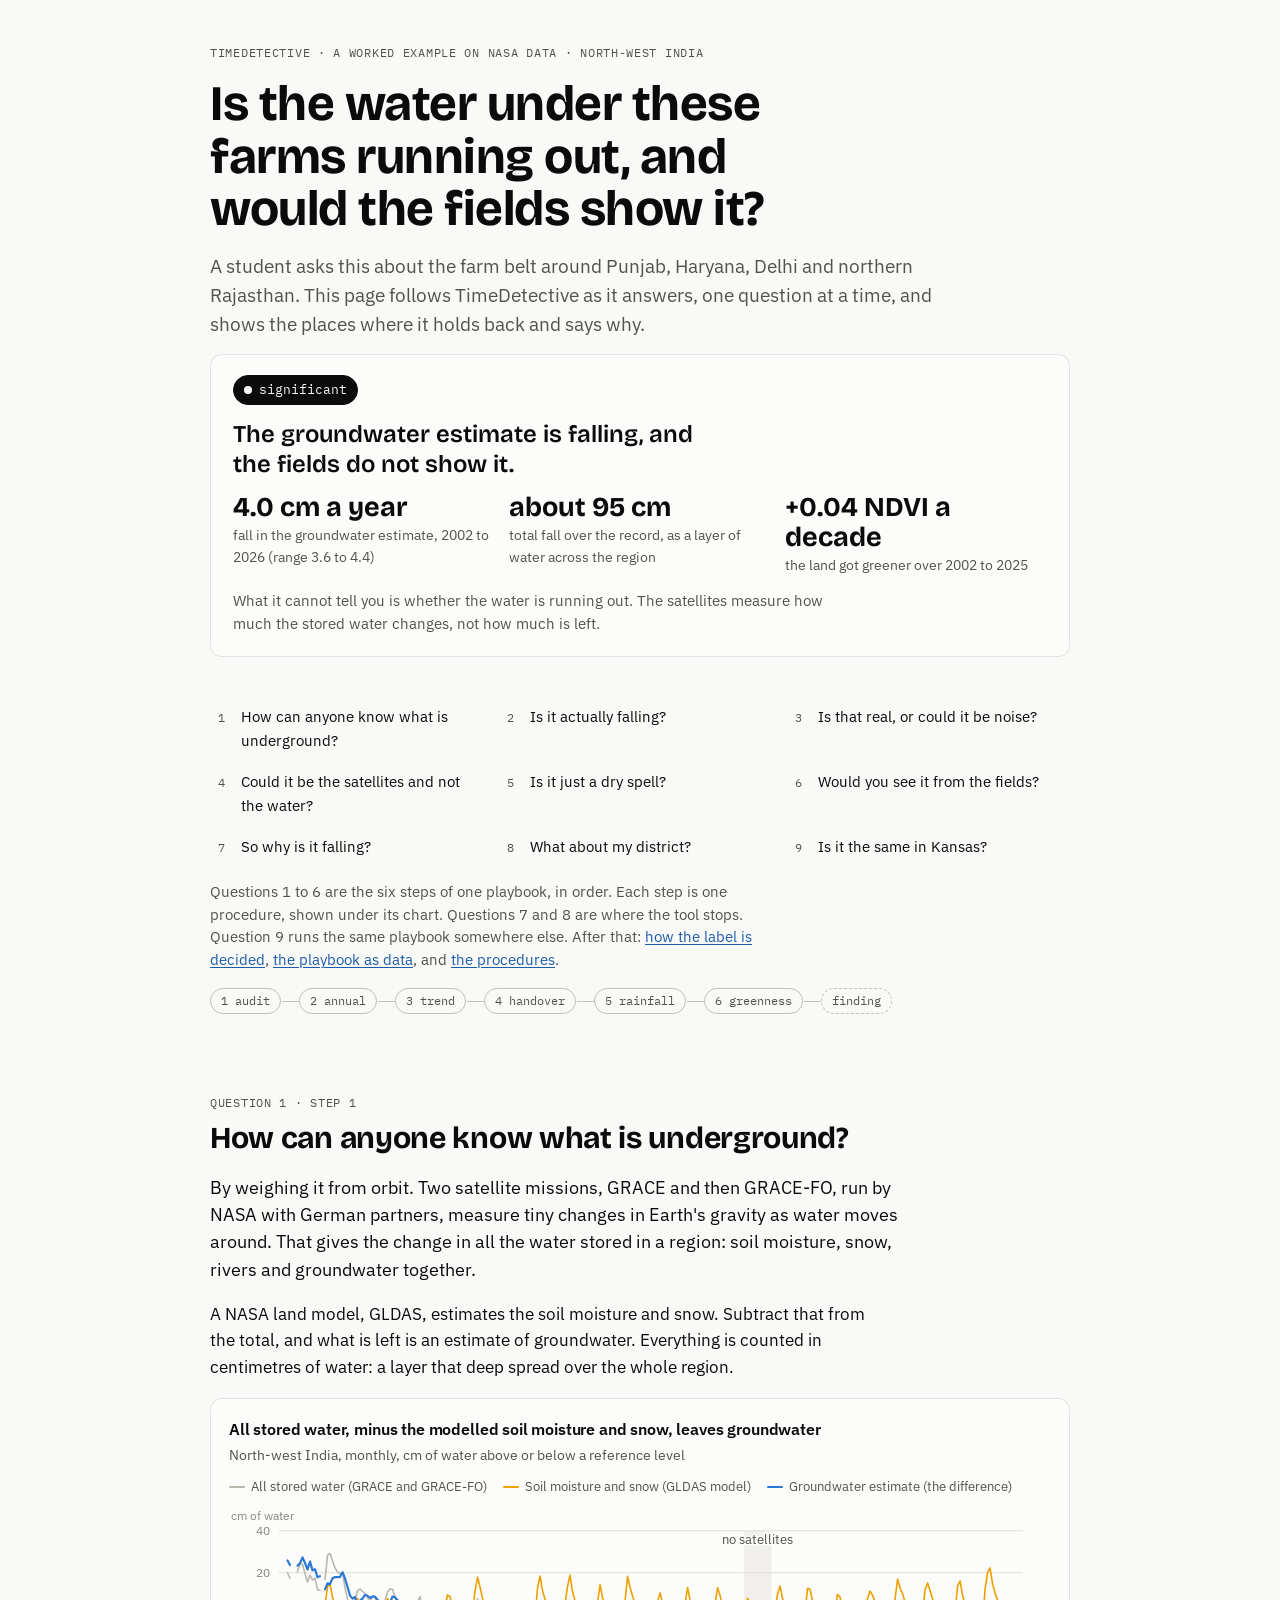
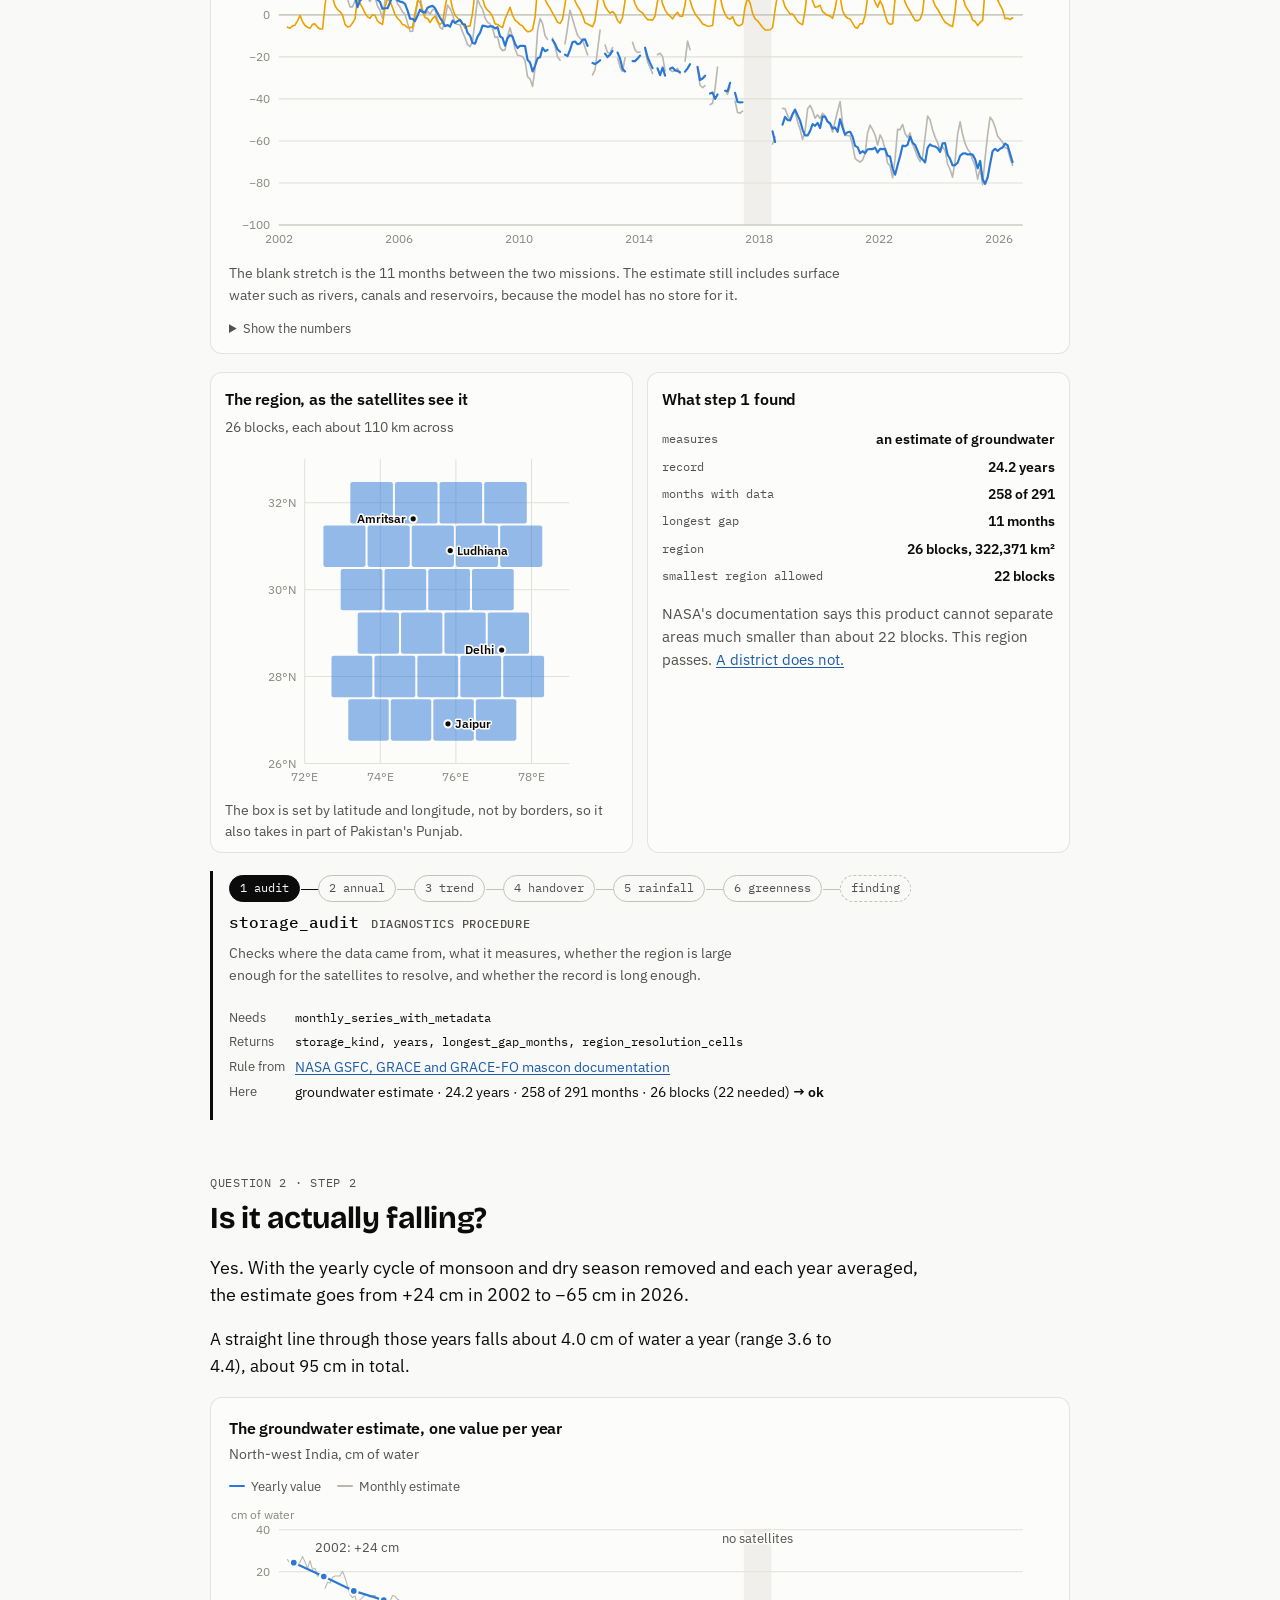
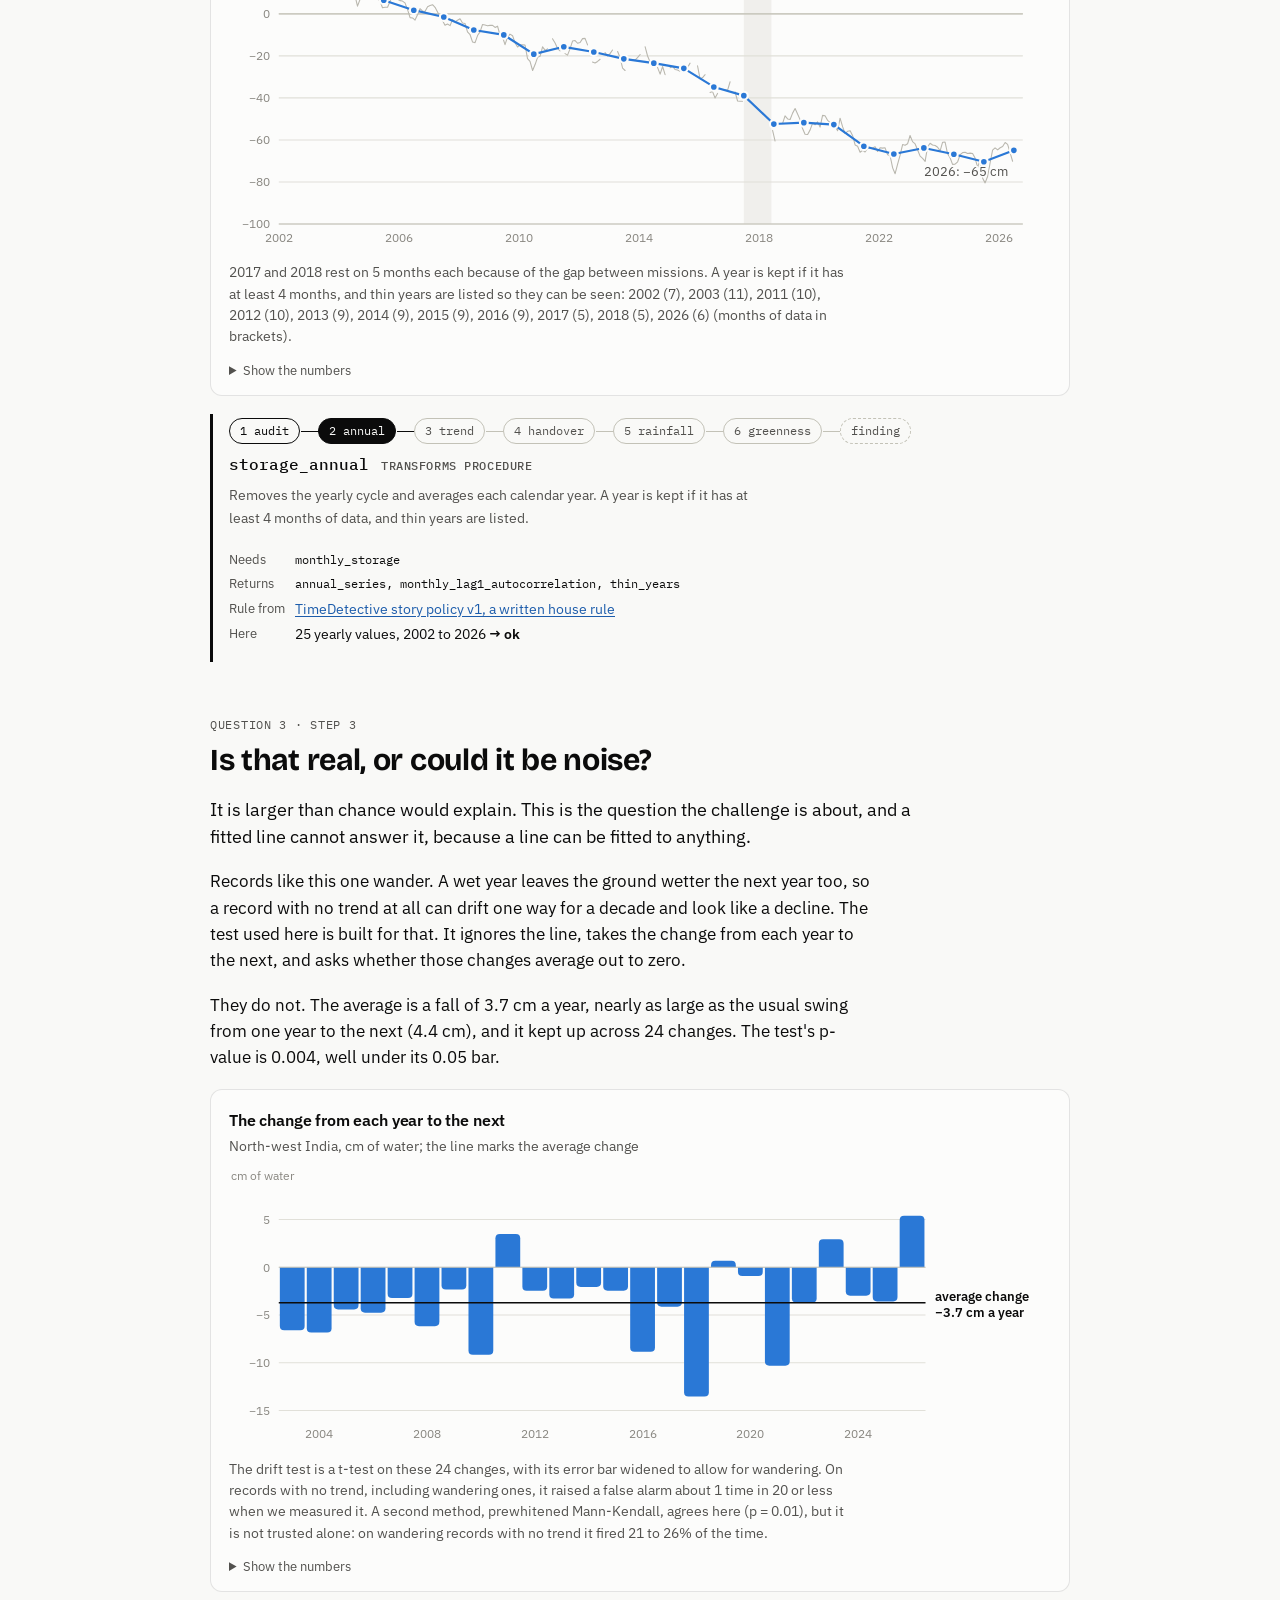
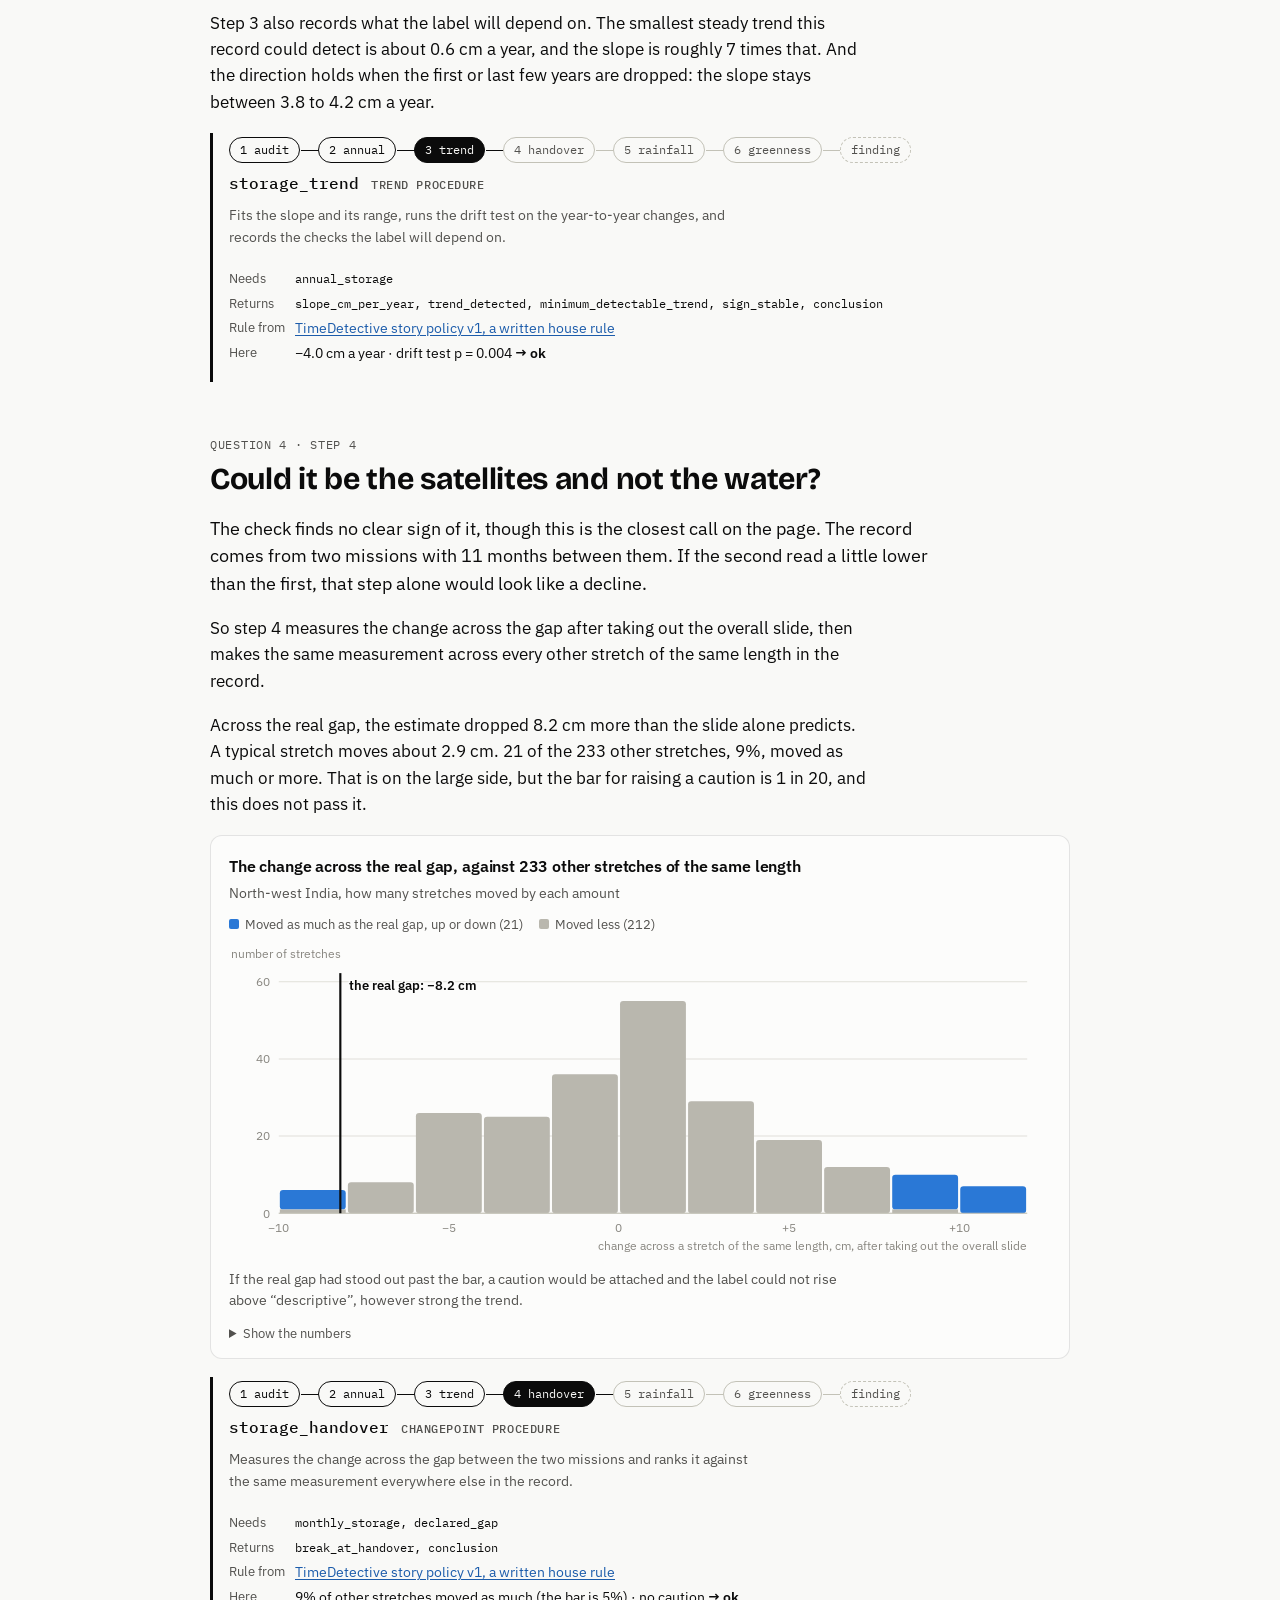
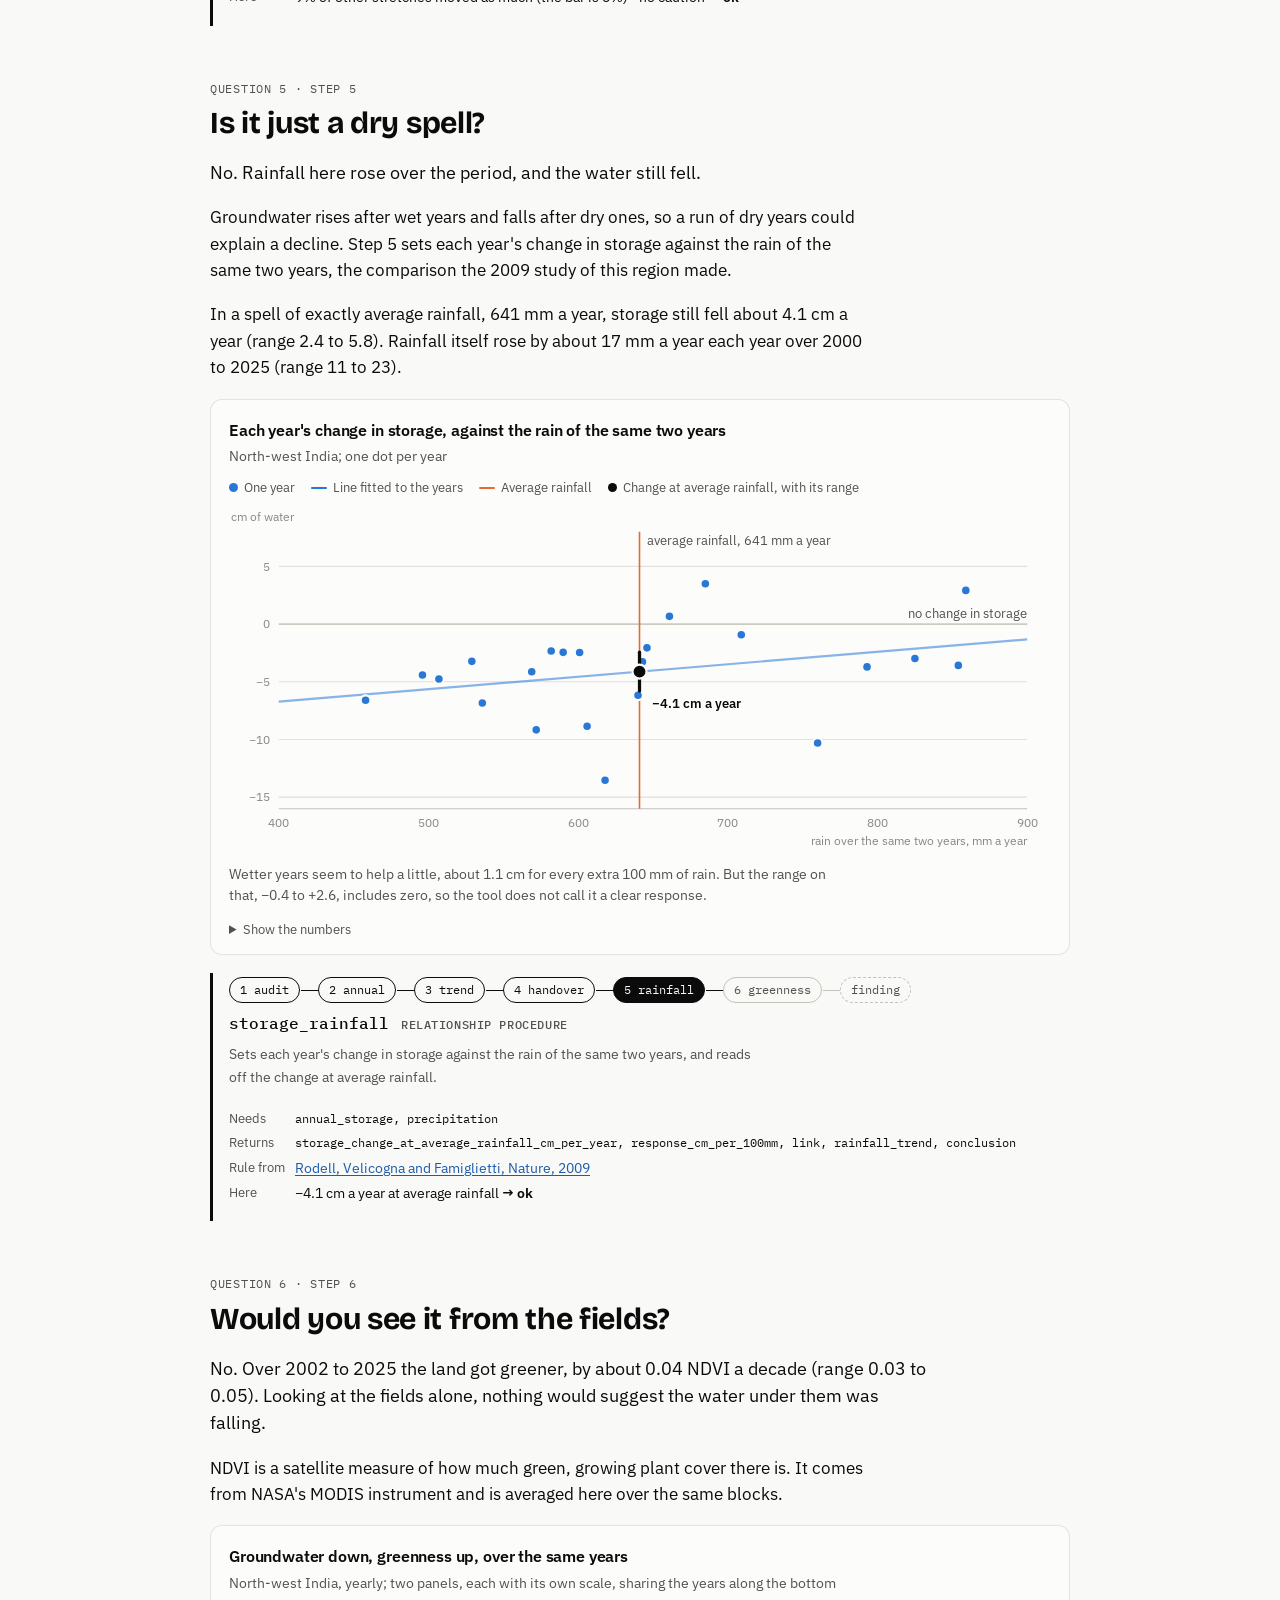
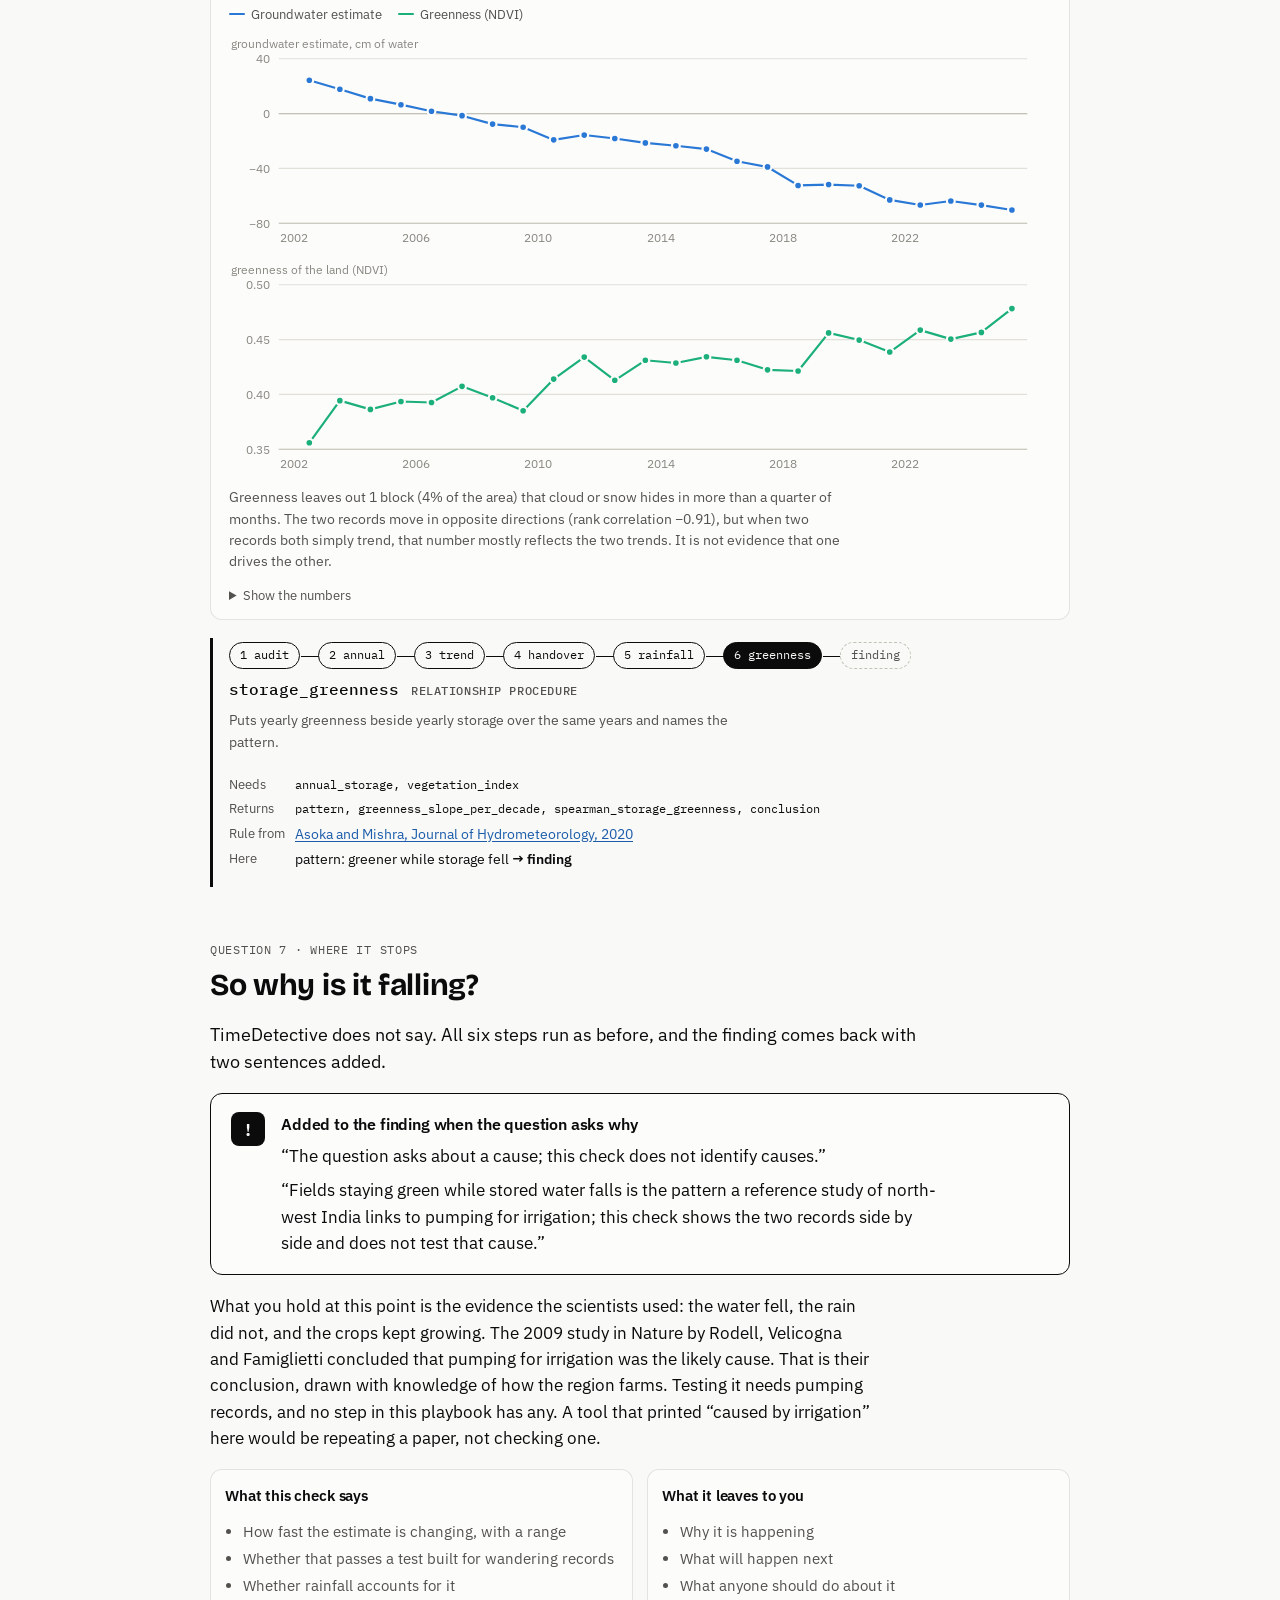
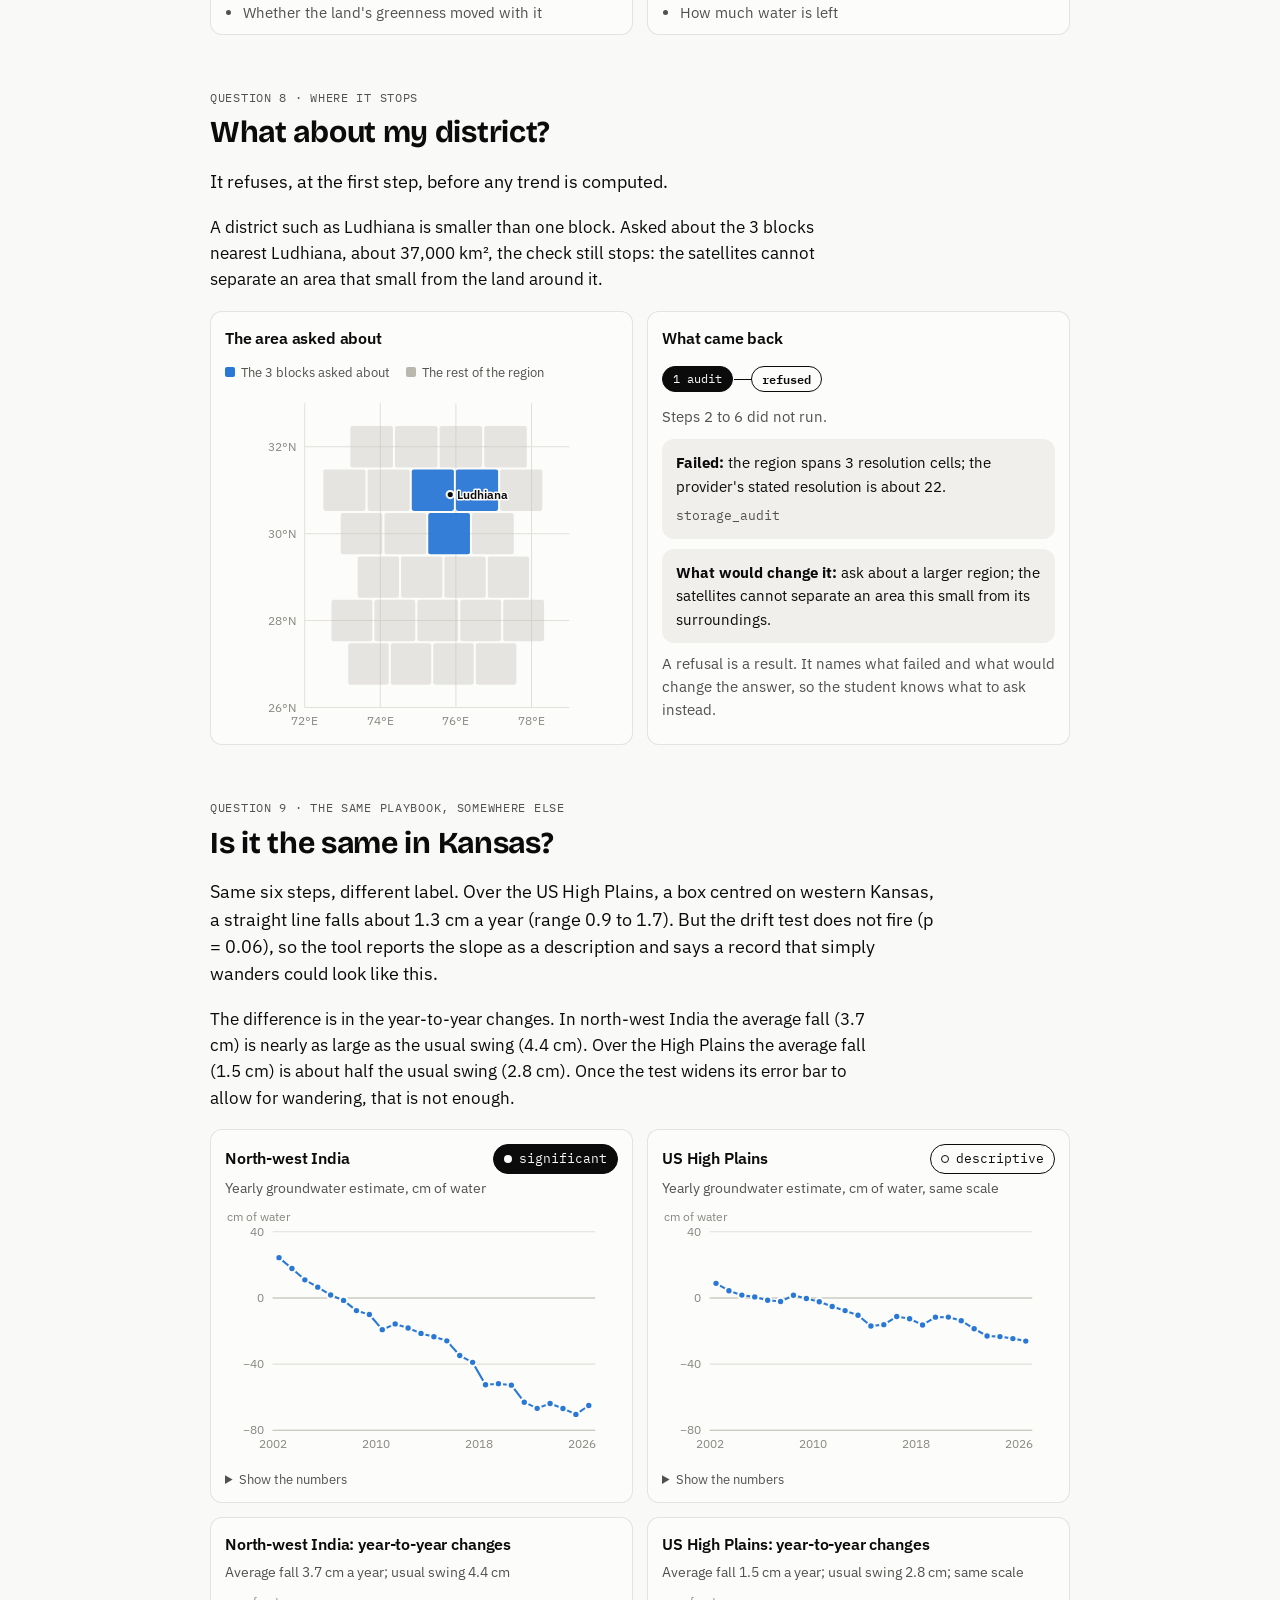
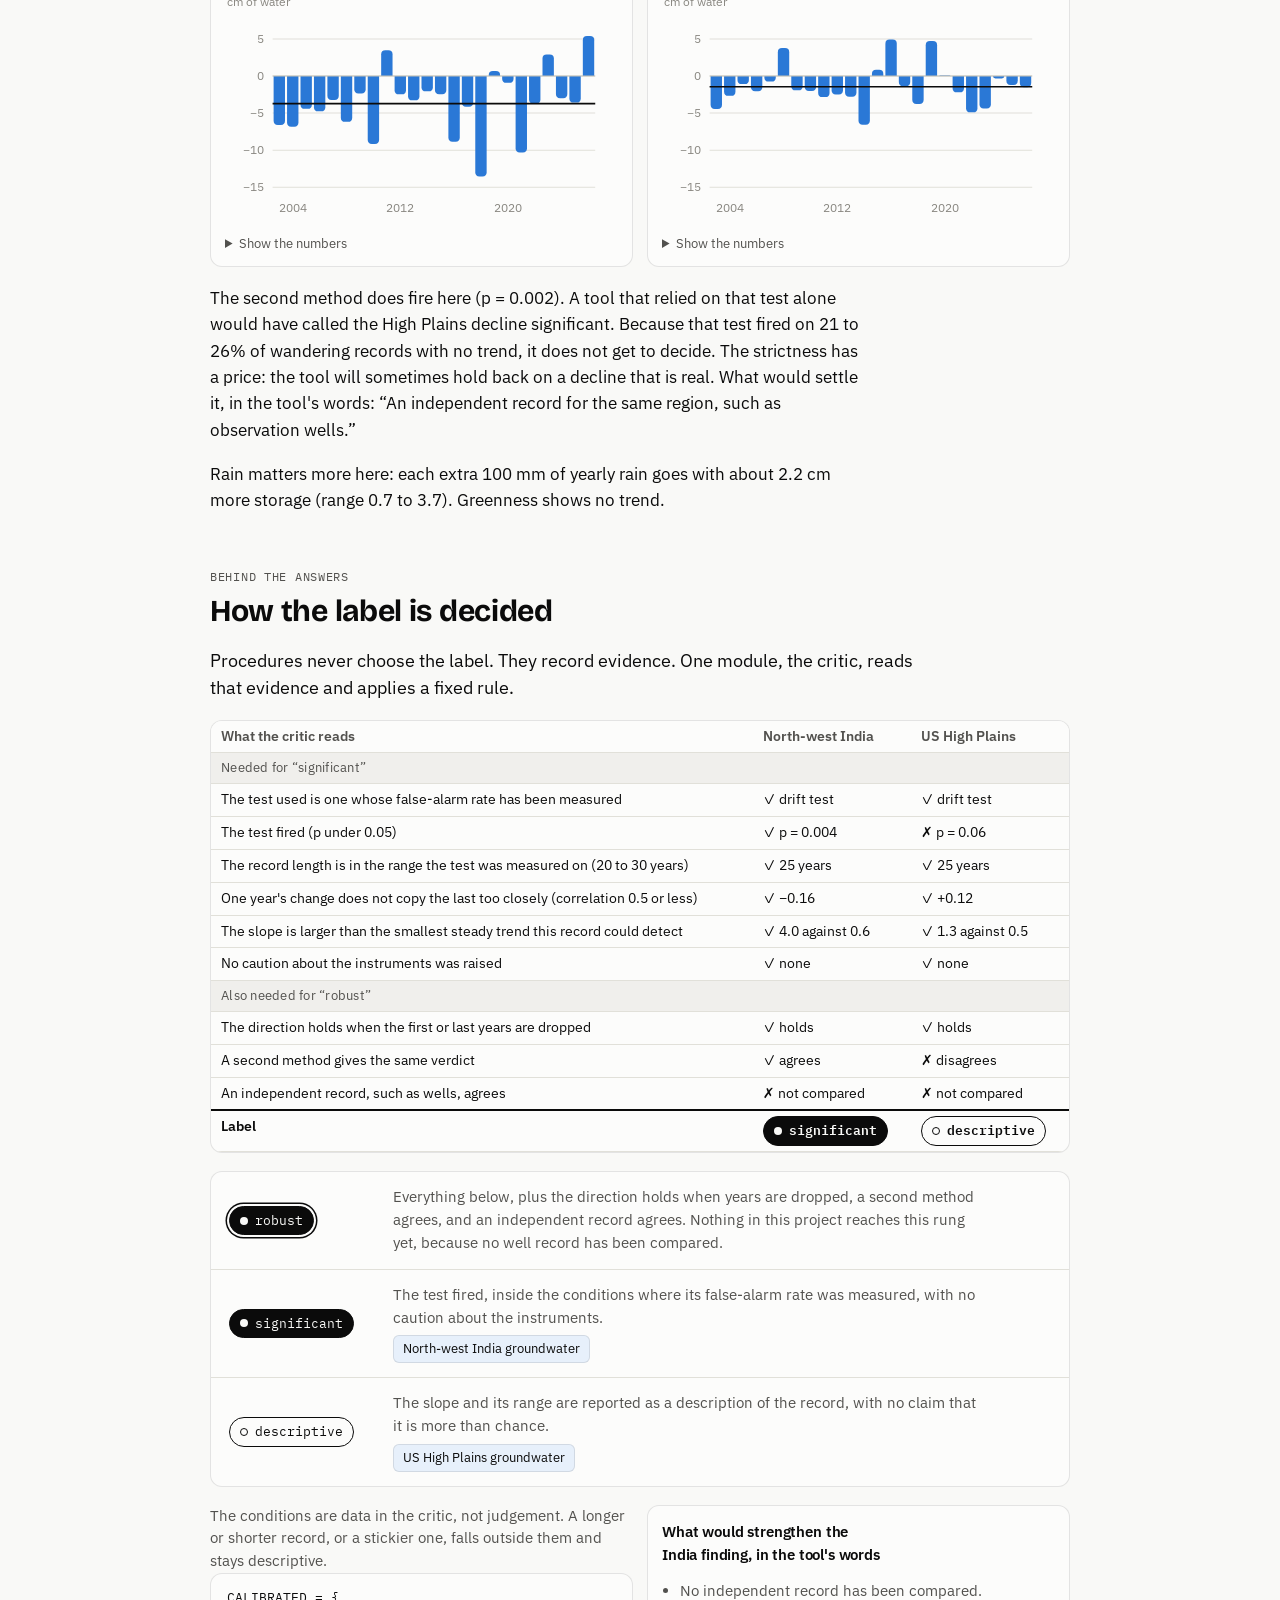
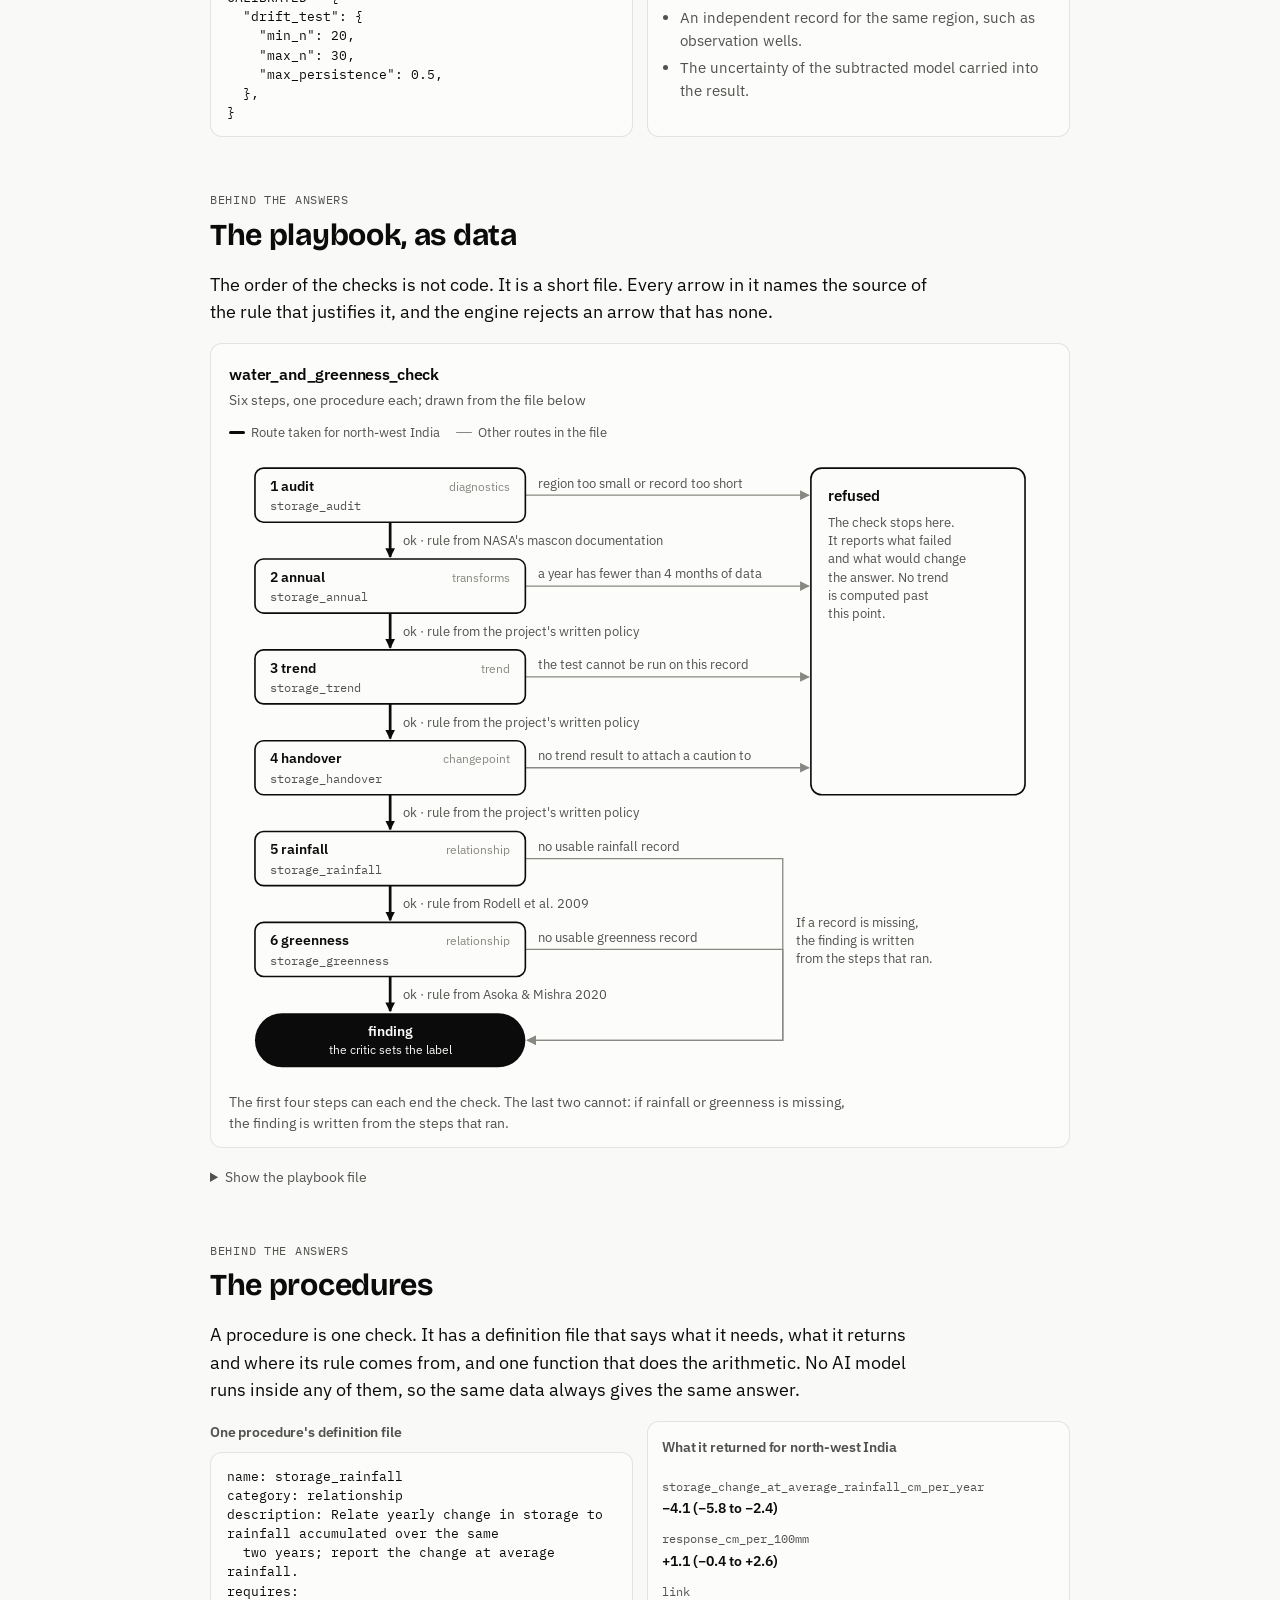
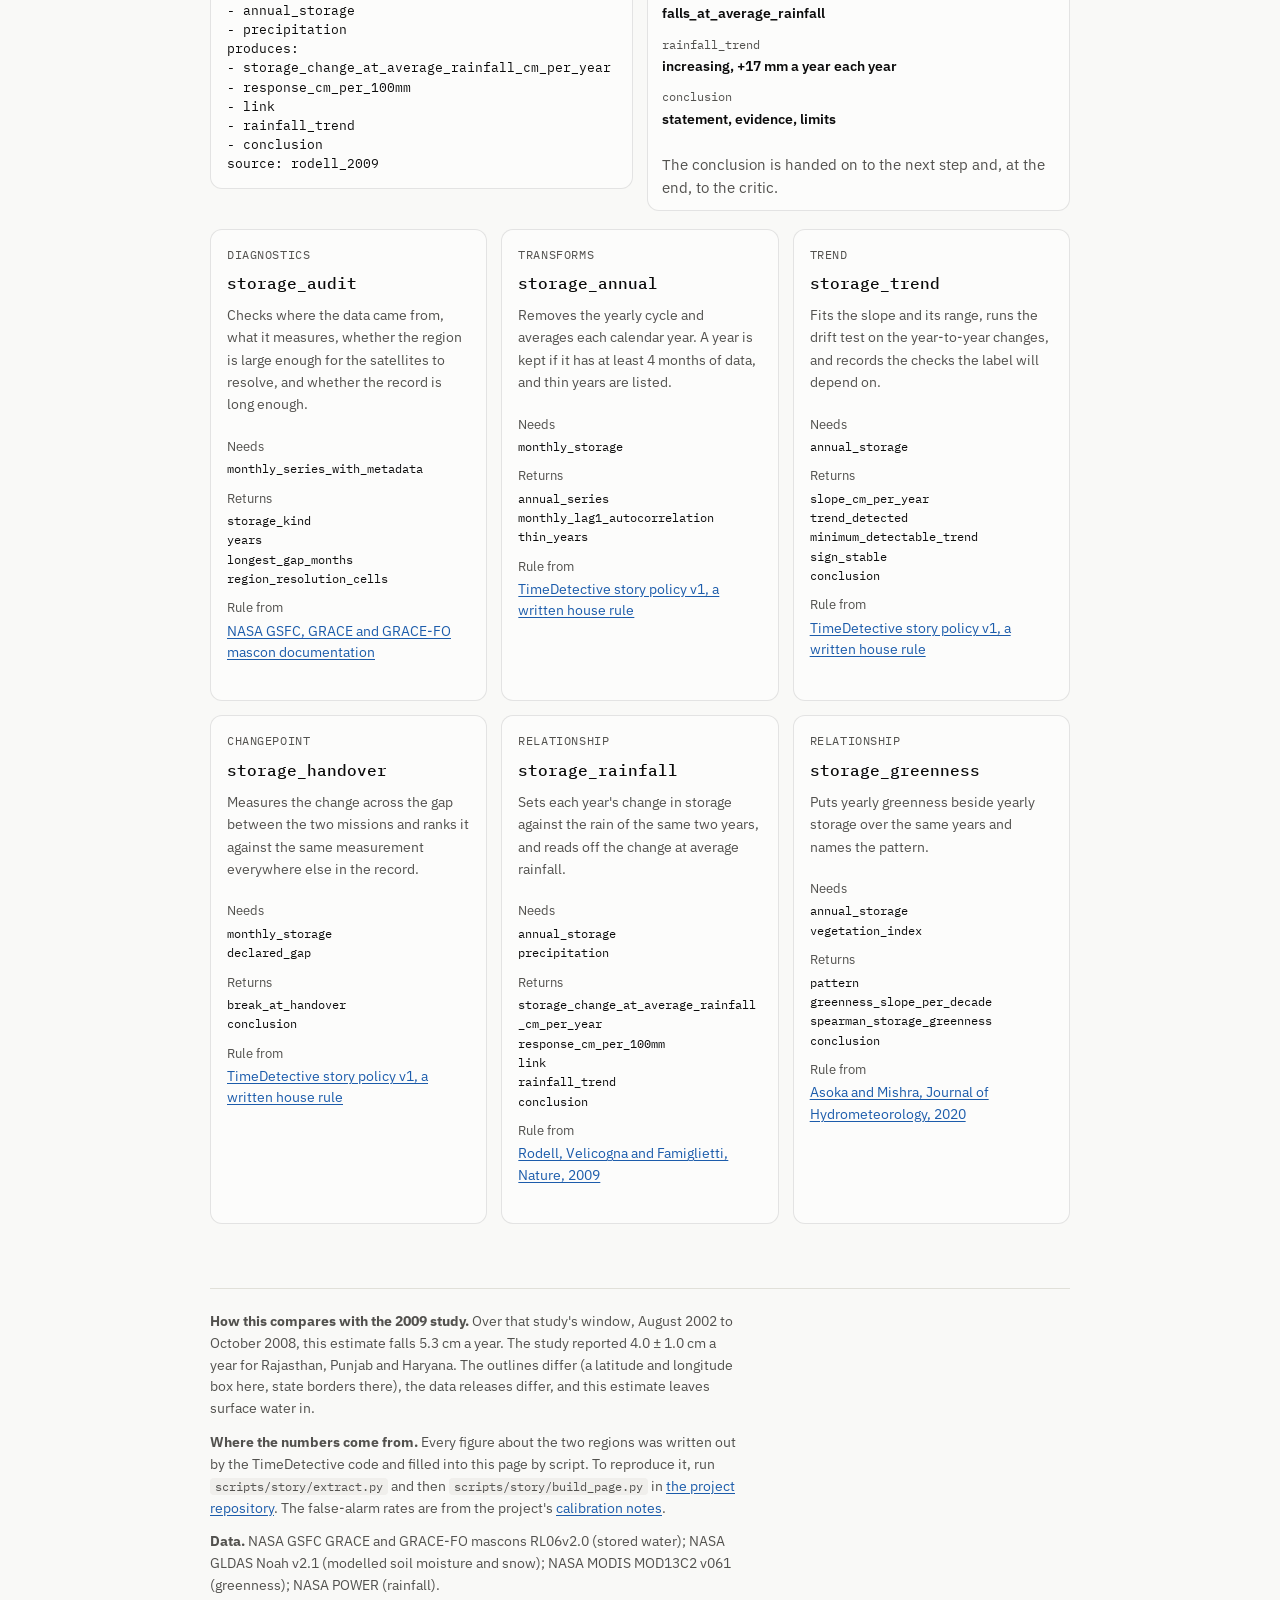
<file: docs/index.html>
<!DOCTYPE html>
<html lang="en">
<head>
<meta charset="utf-8">
<meta http-equiv="refresh" content="0; url=story/">
<title>TimeDetective</title>
<link rel="canonical" href="story/">
</head>
<body>
<p><a href="story/">TimeDetective: one question, followed all the way</a></p>
</body>
</html>
</file>
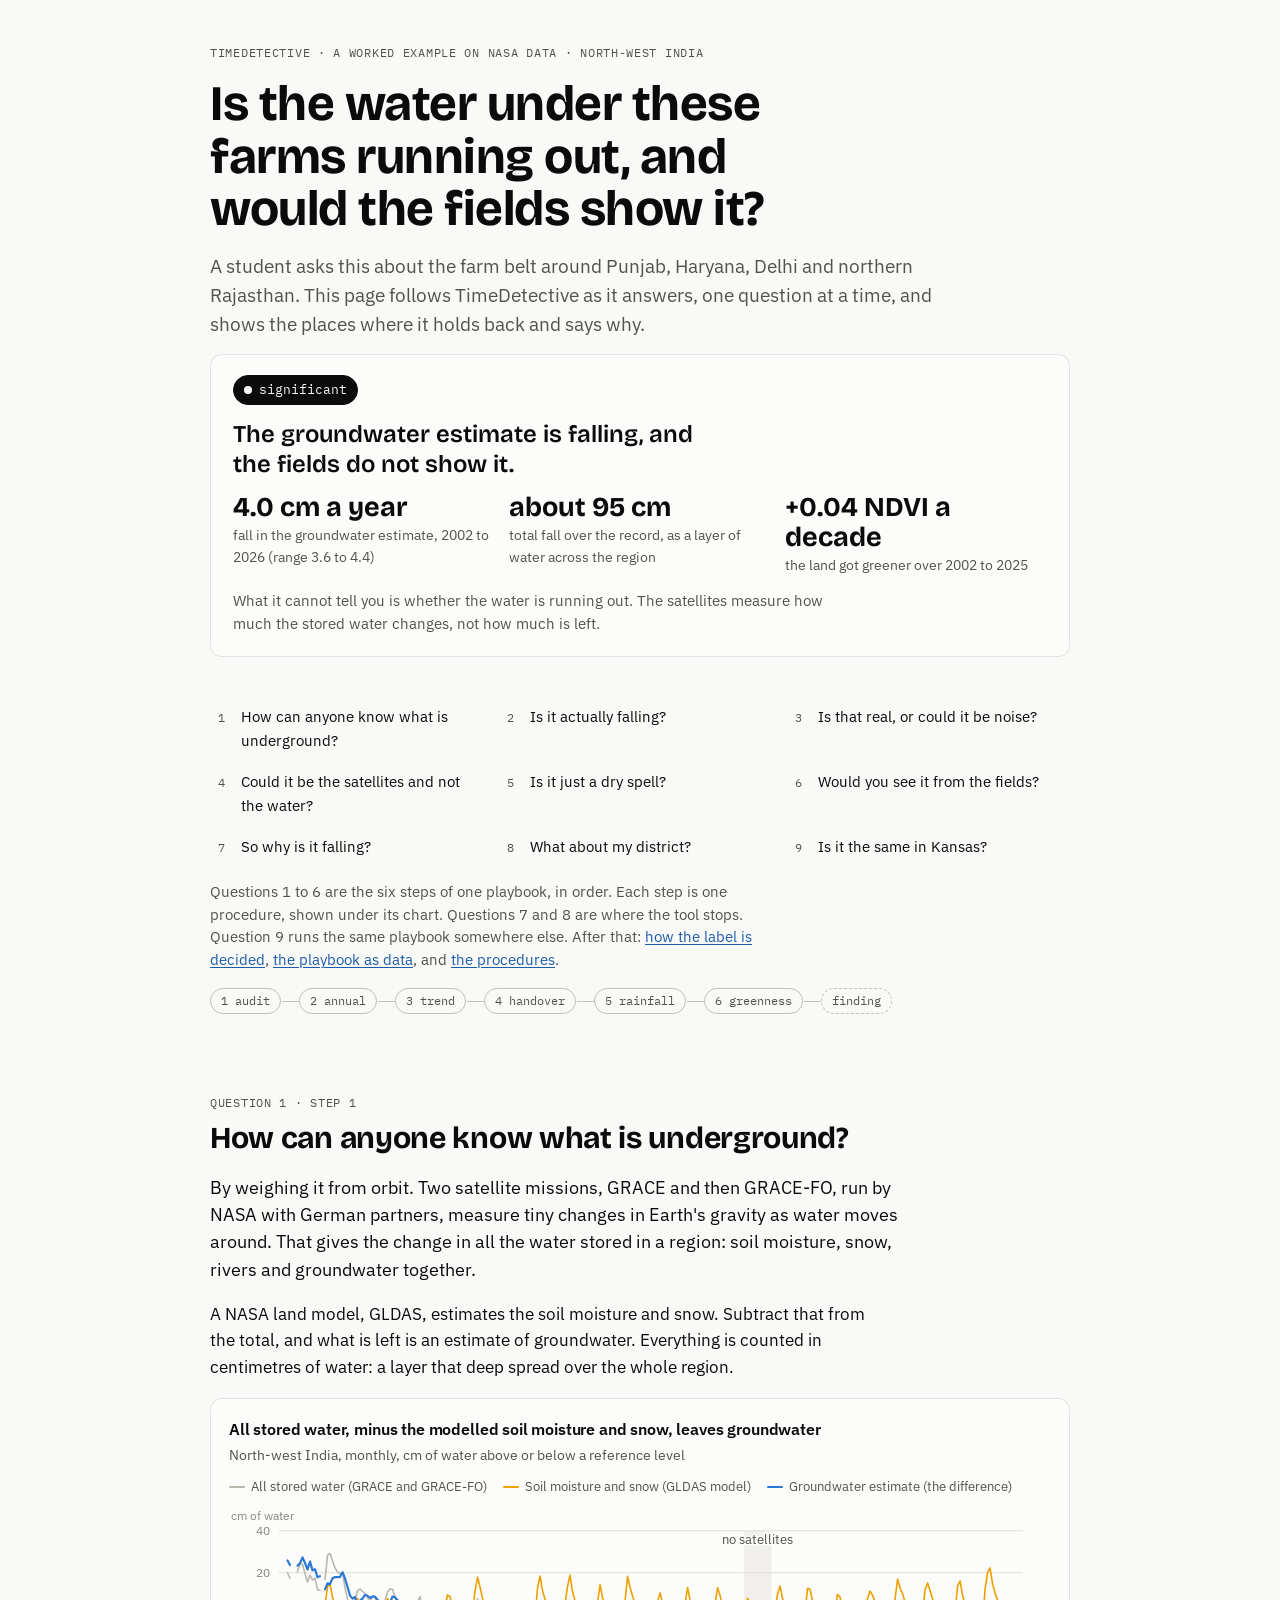
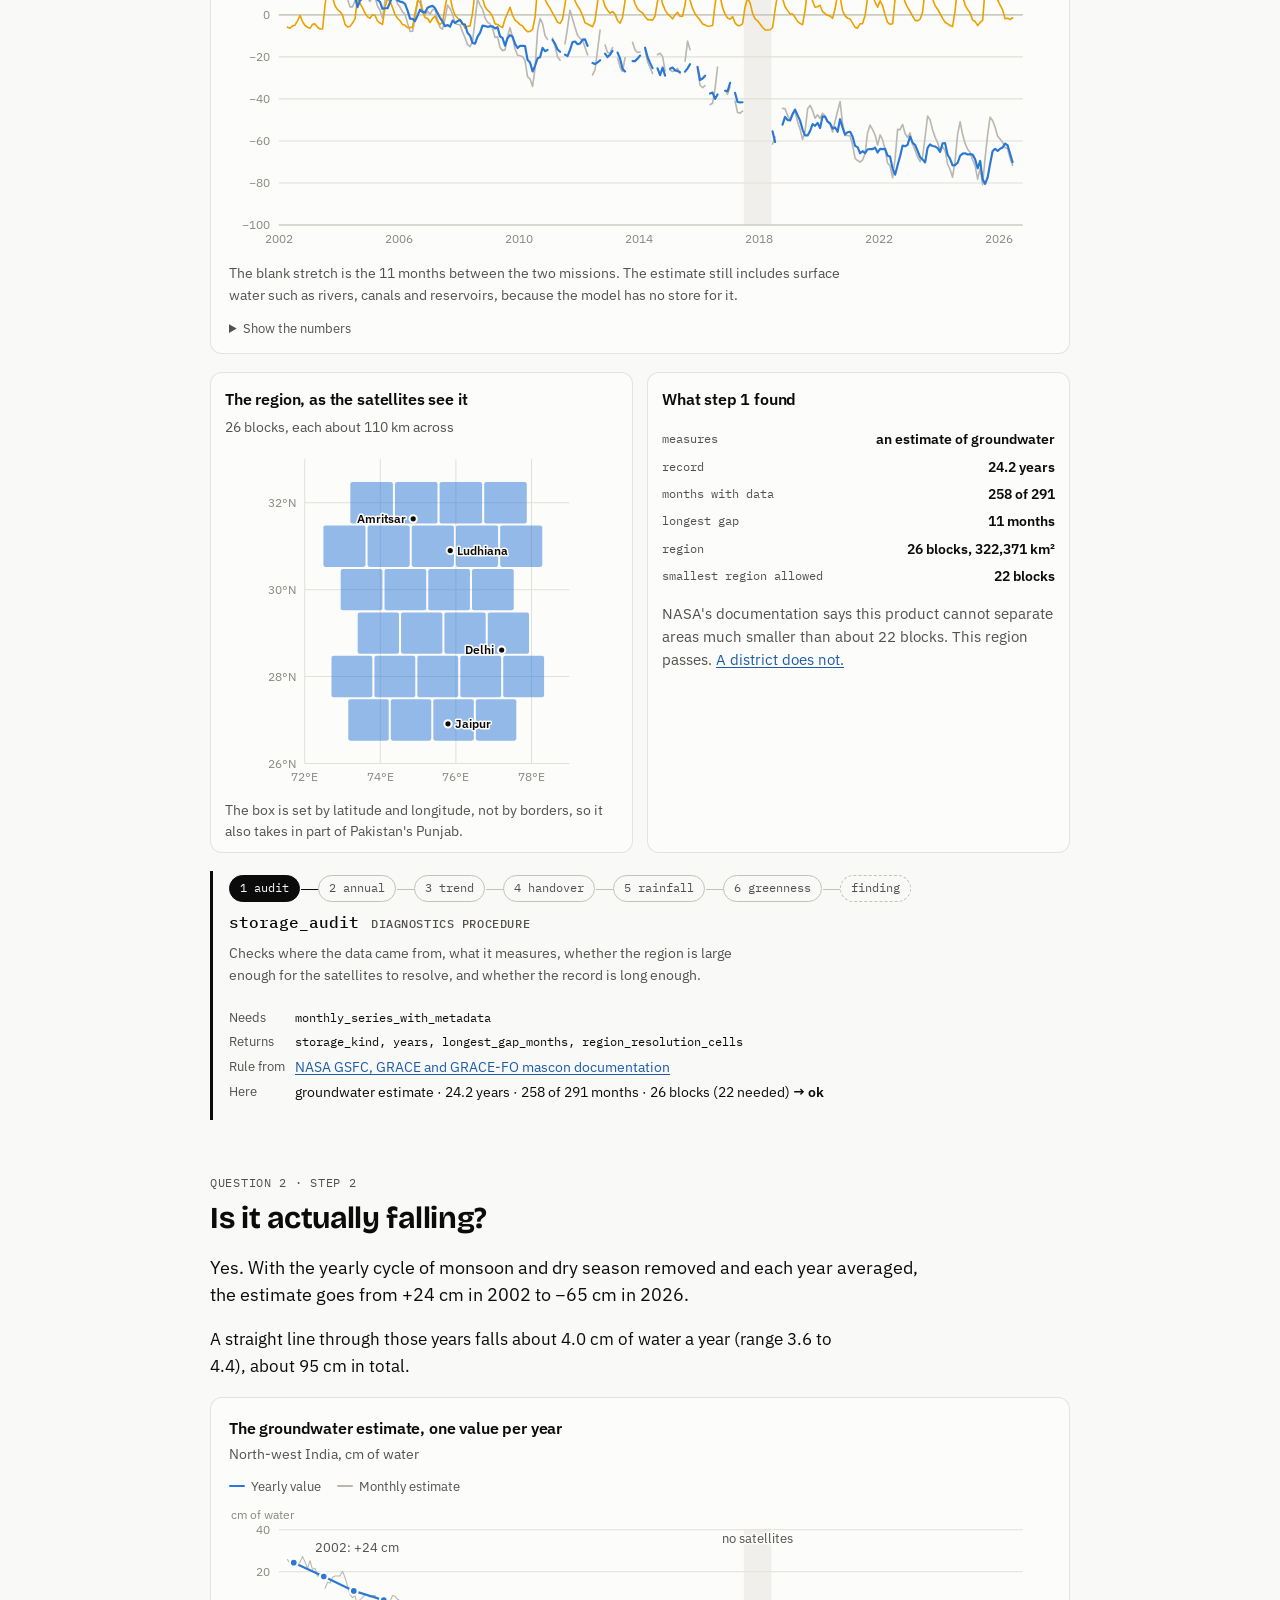
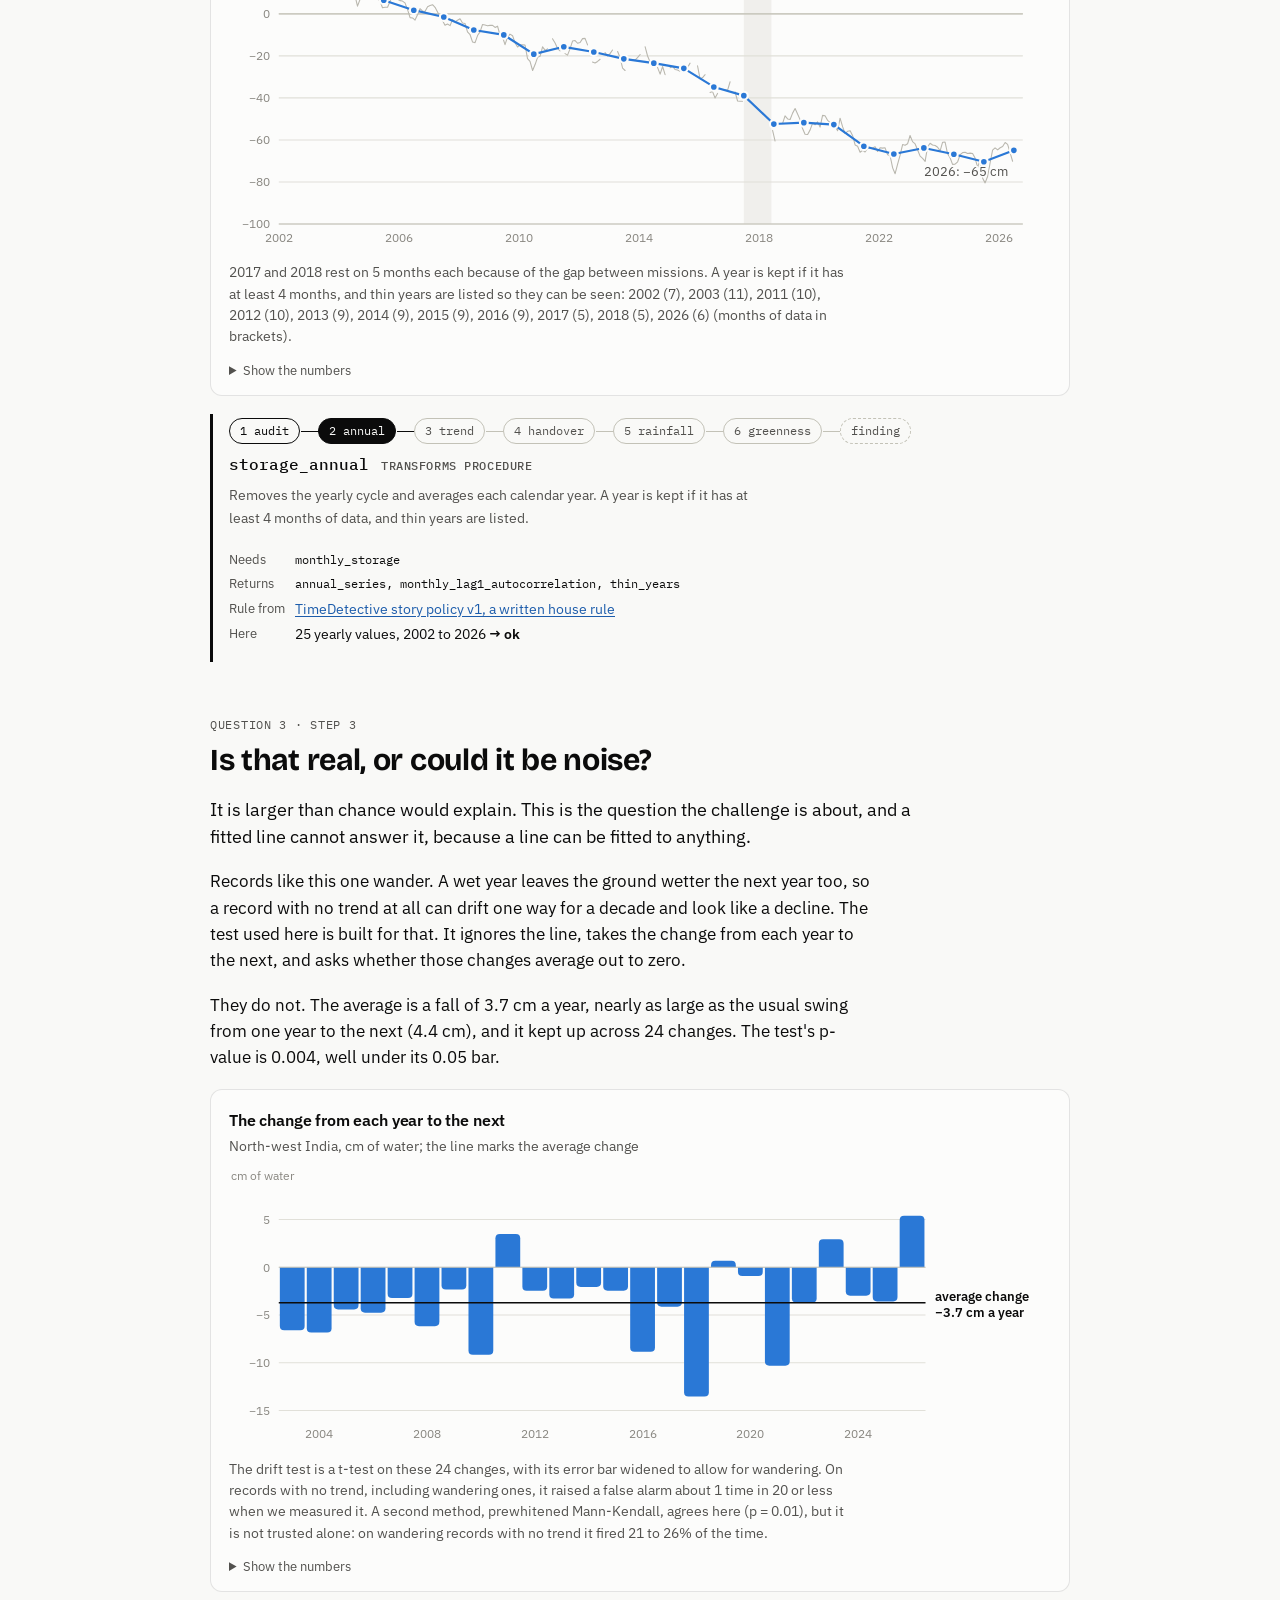
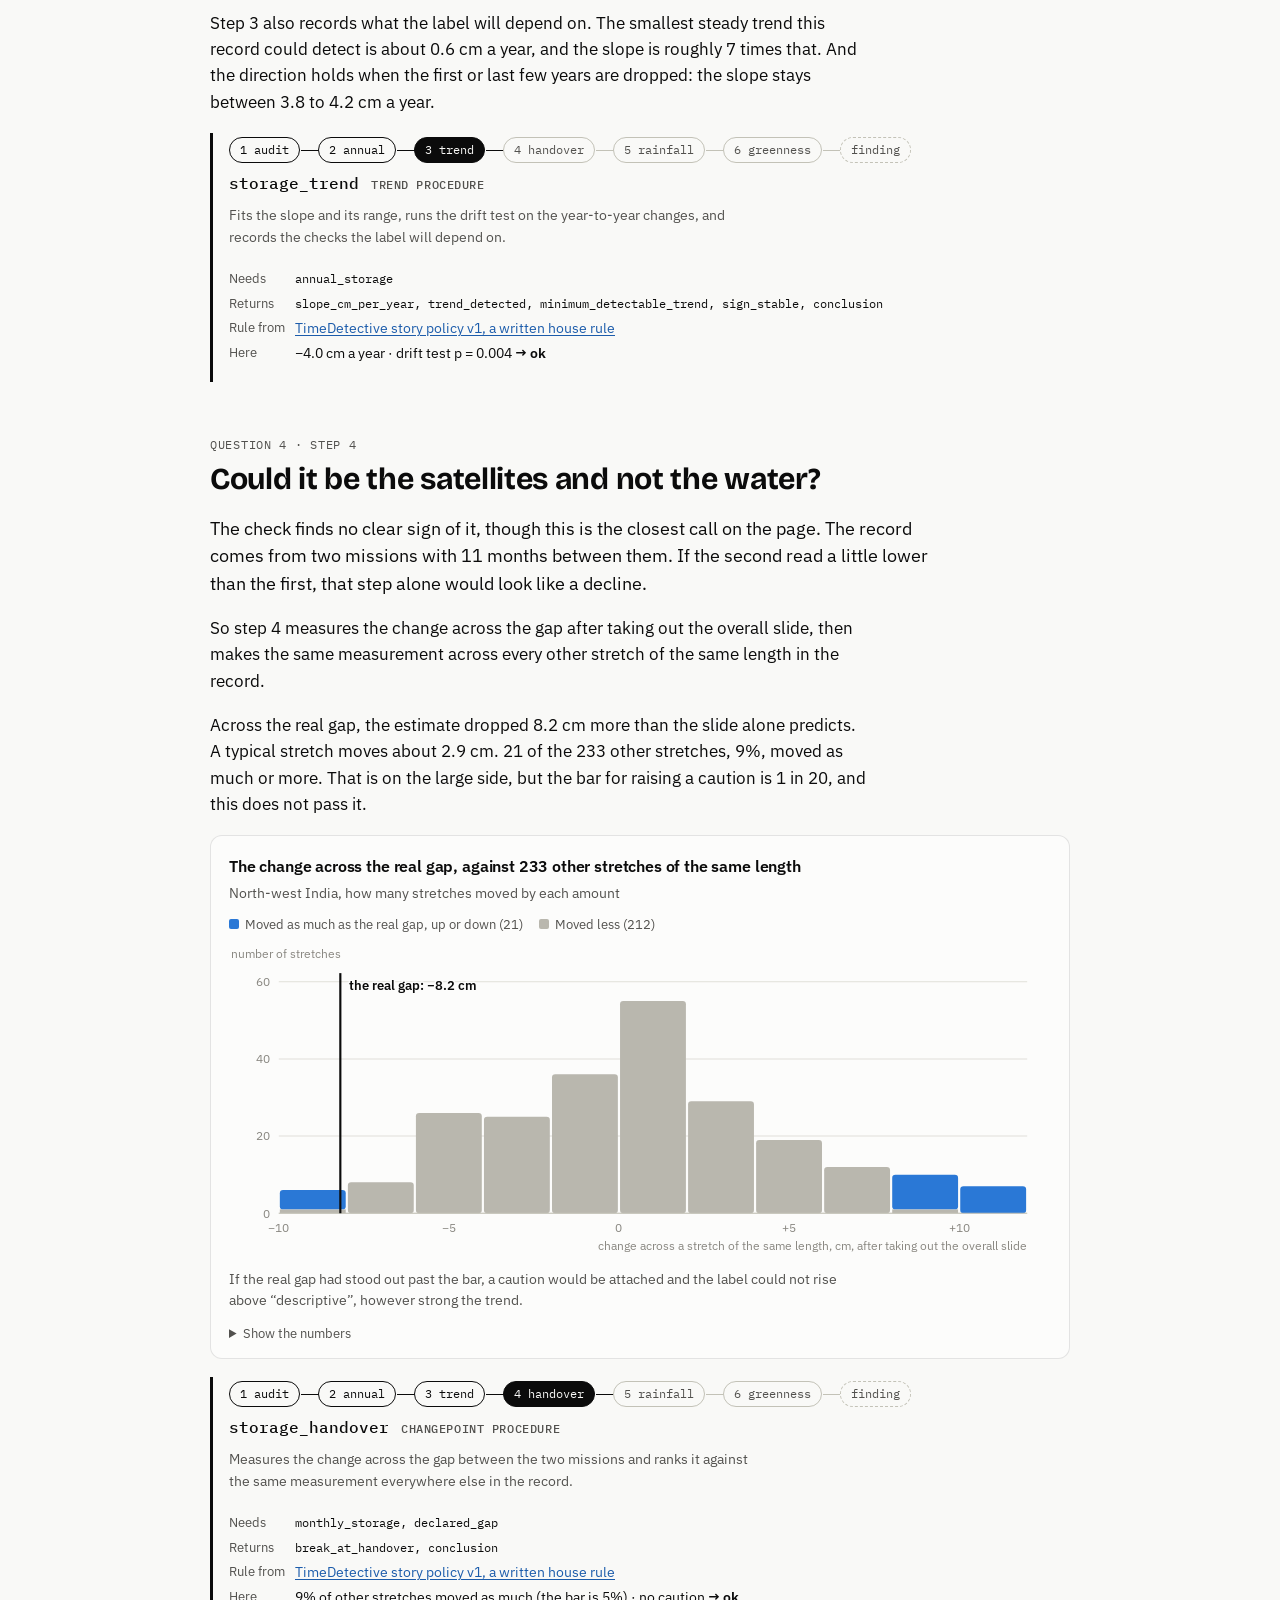
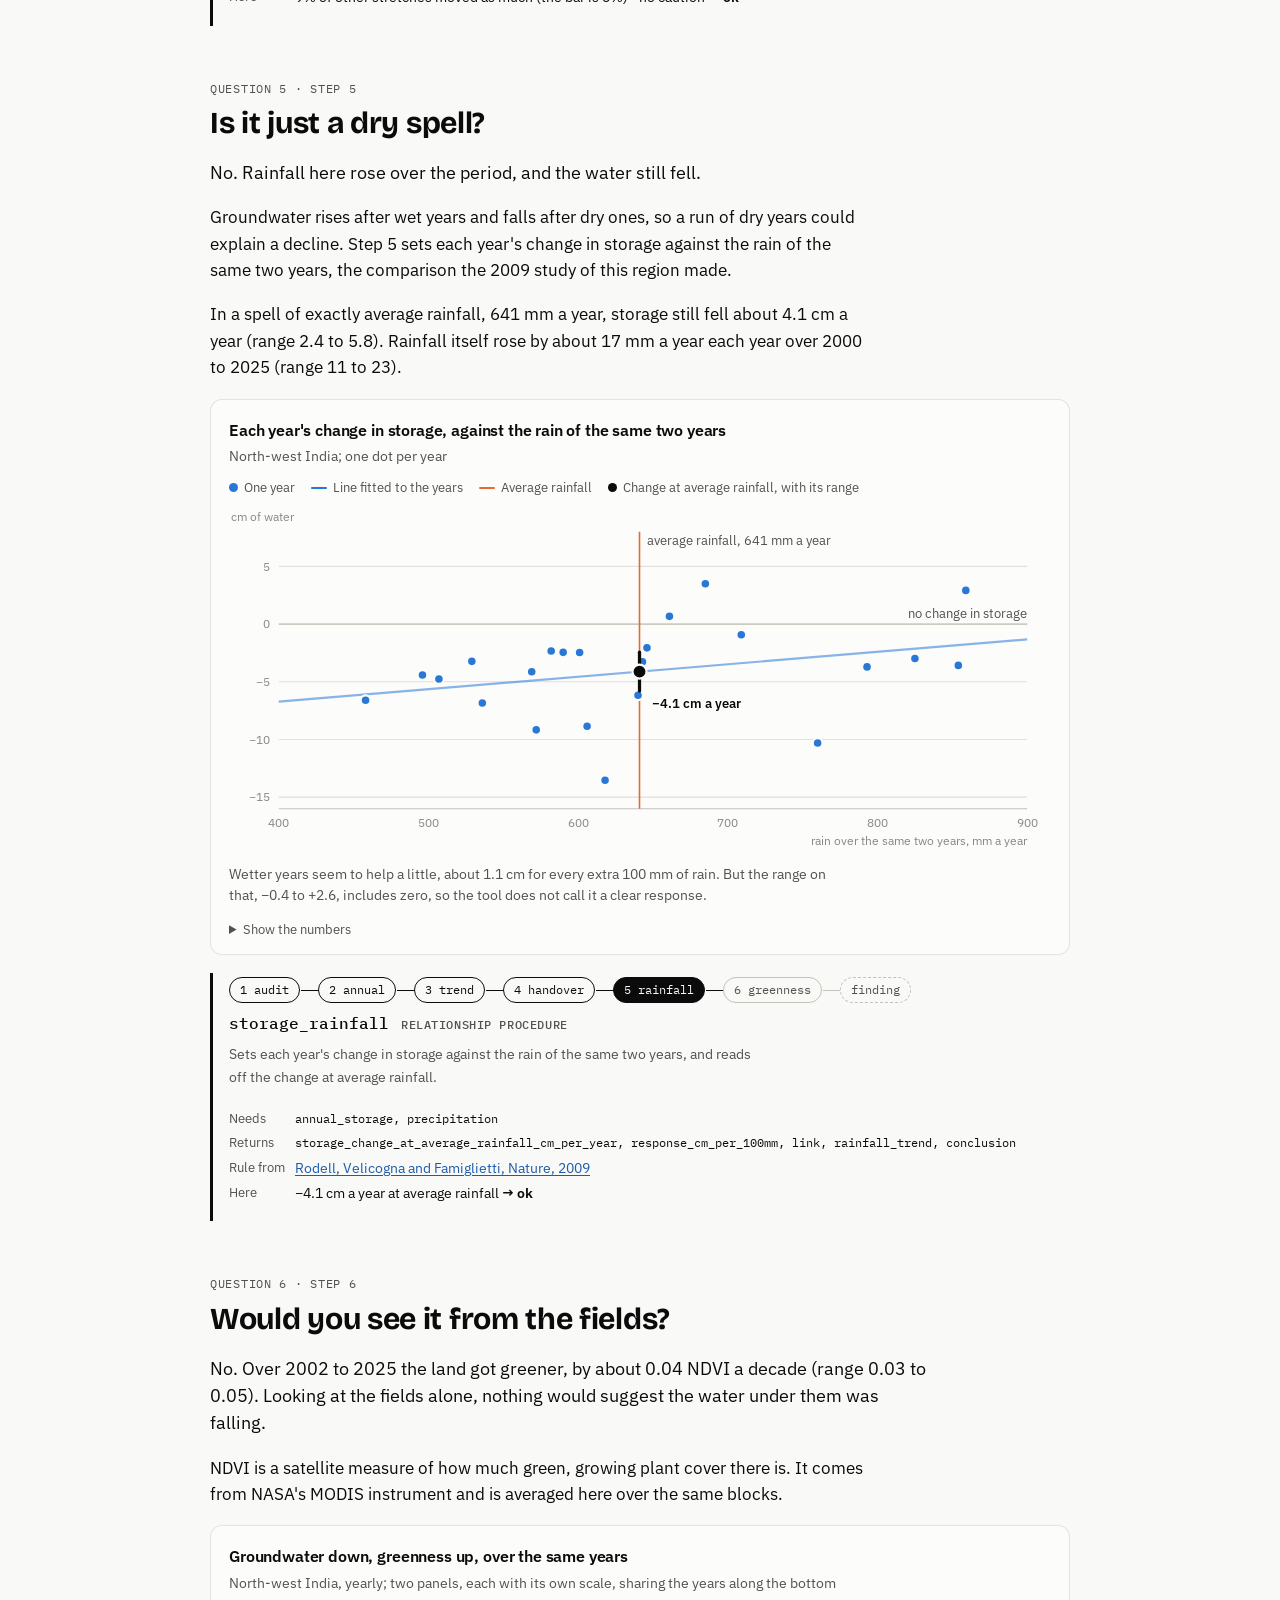
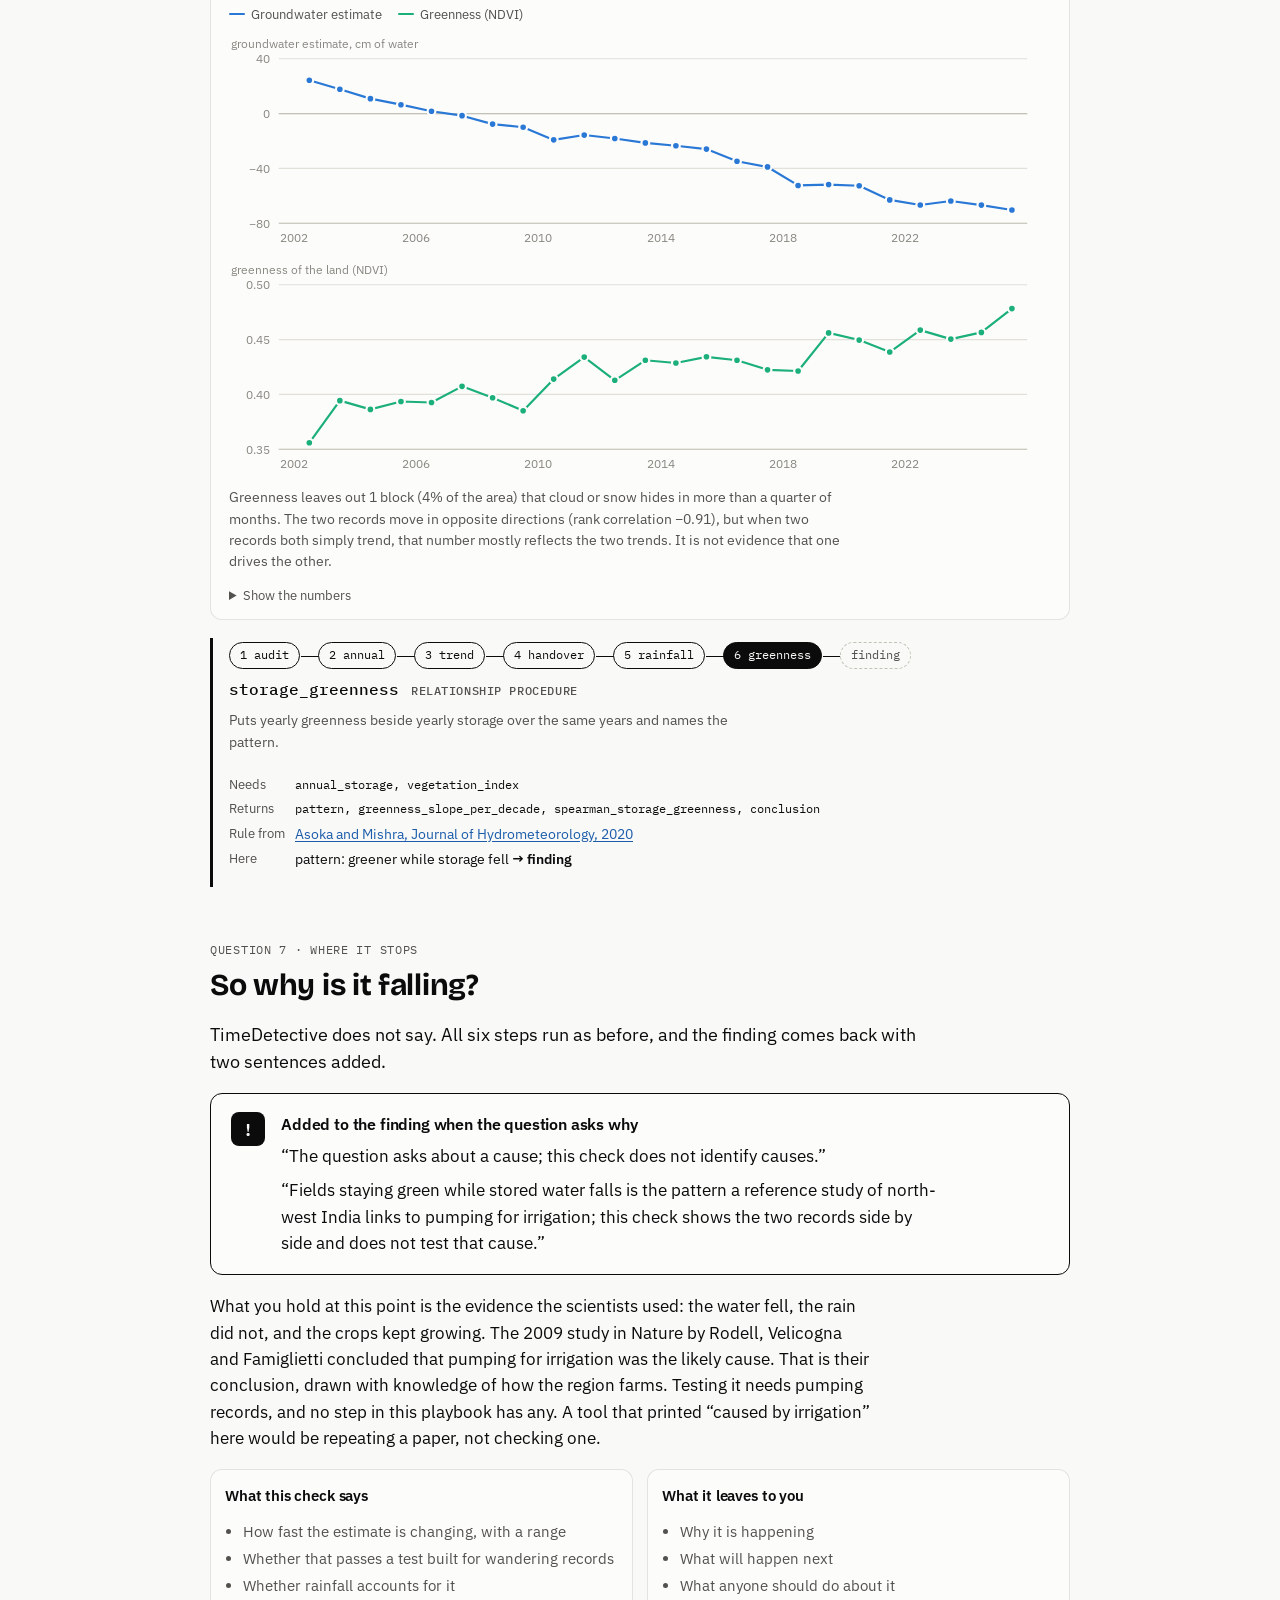
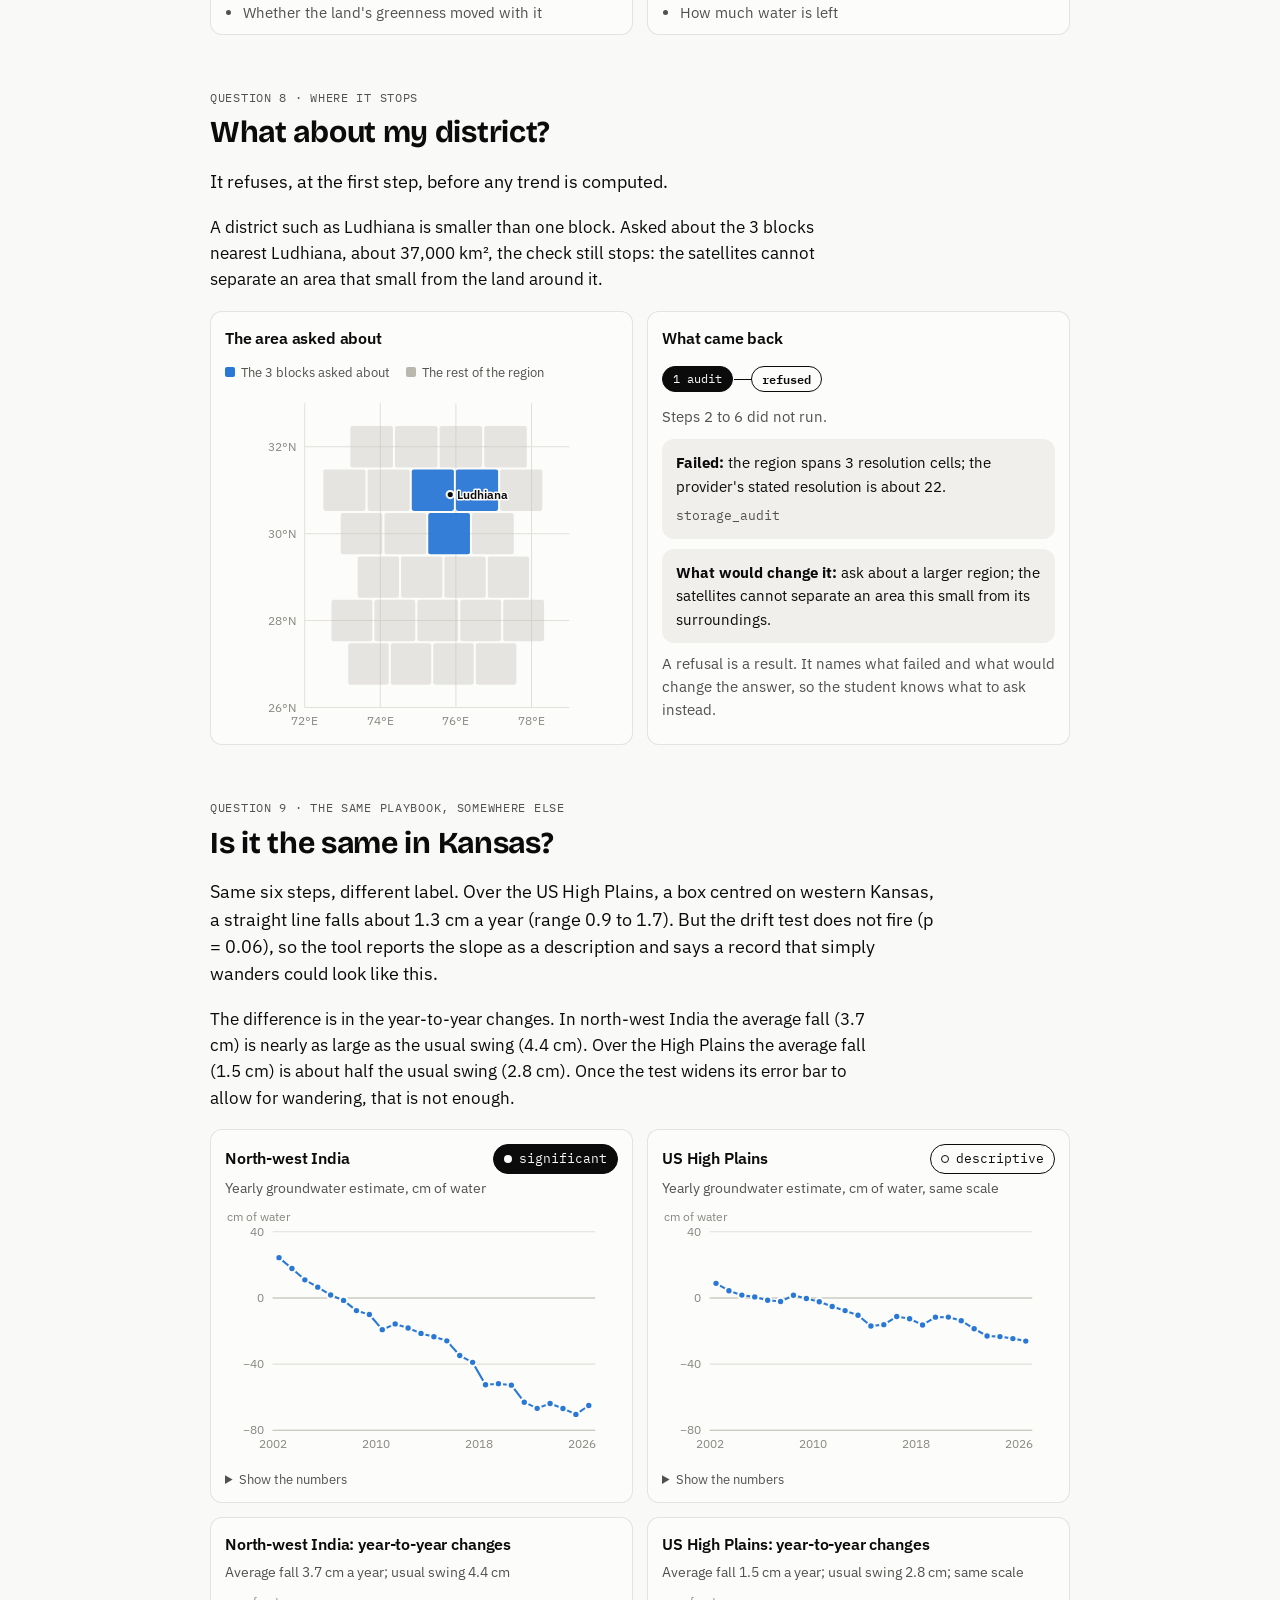
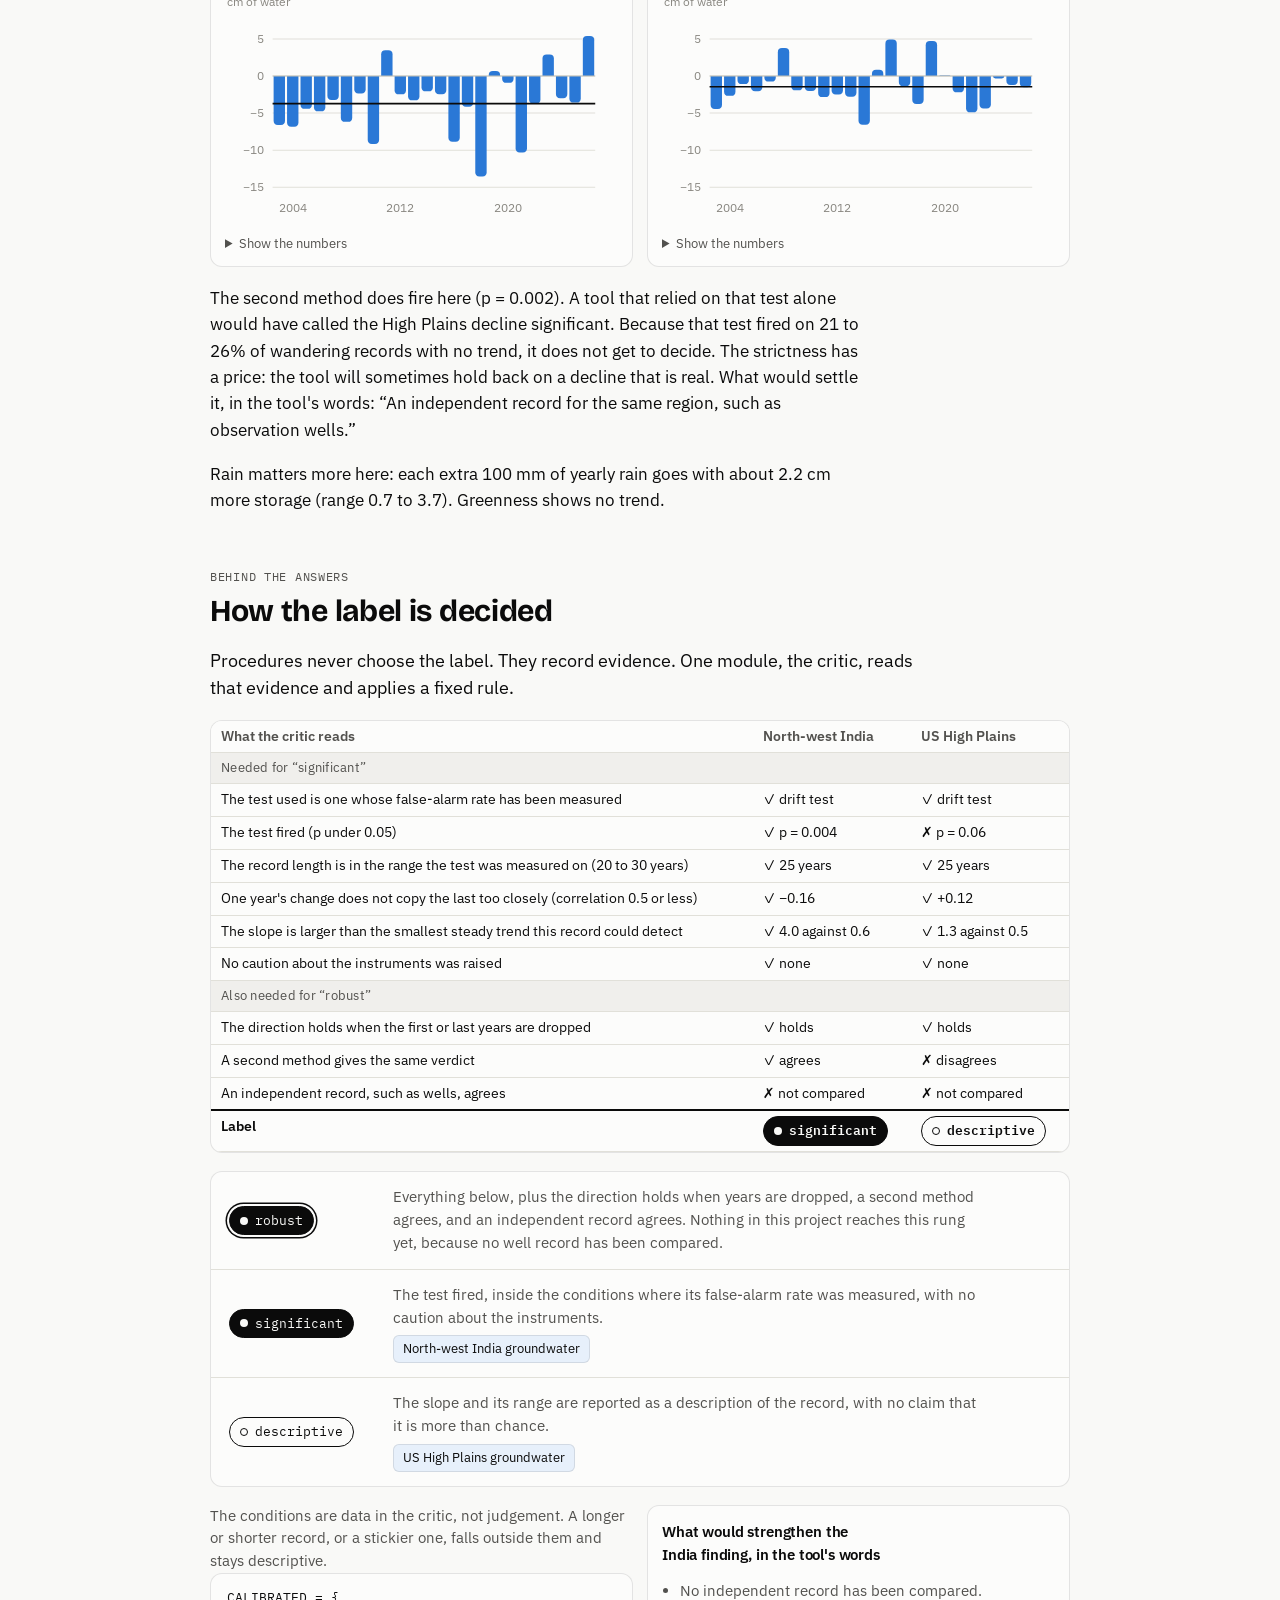
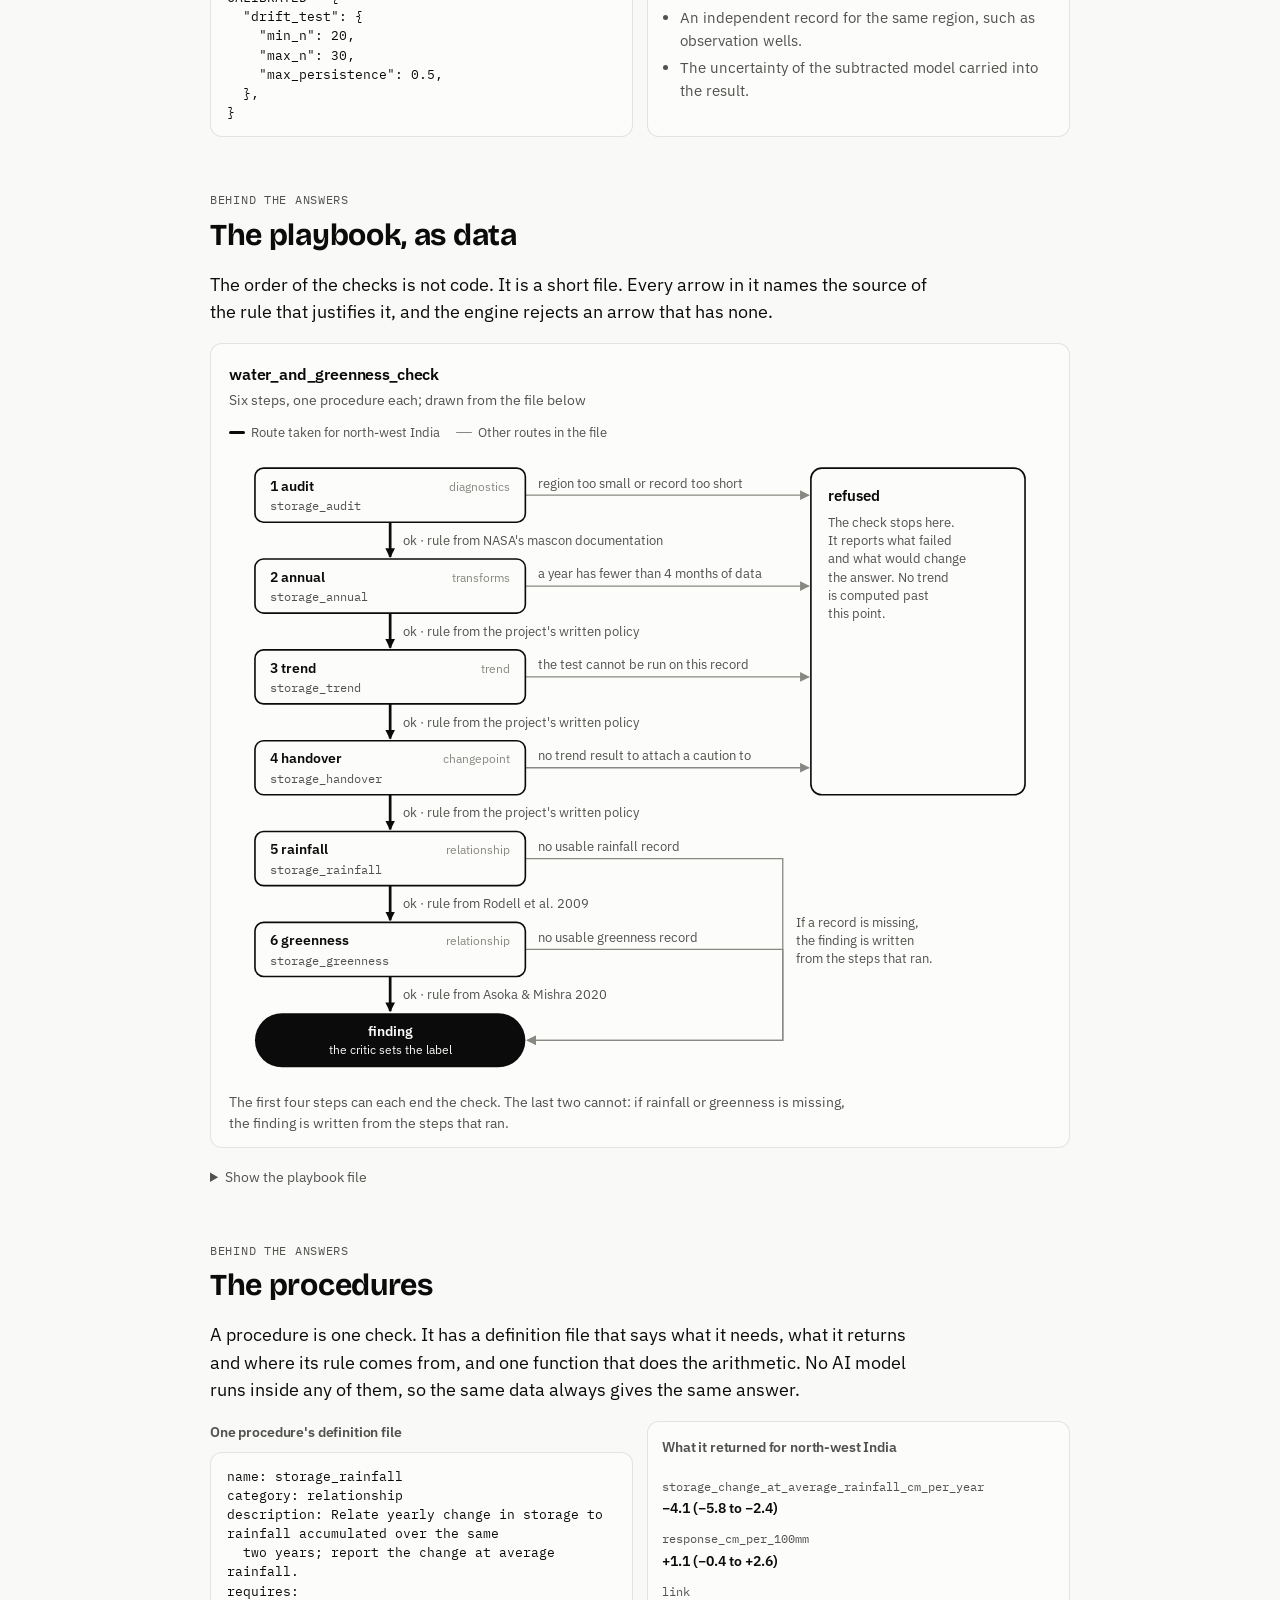
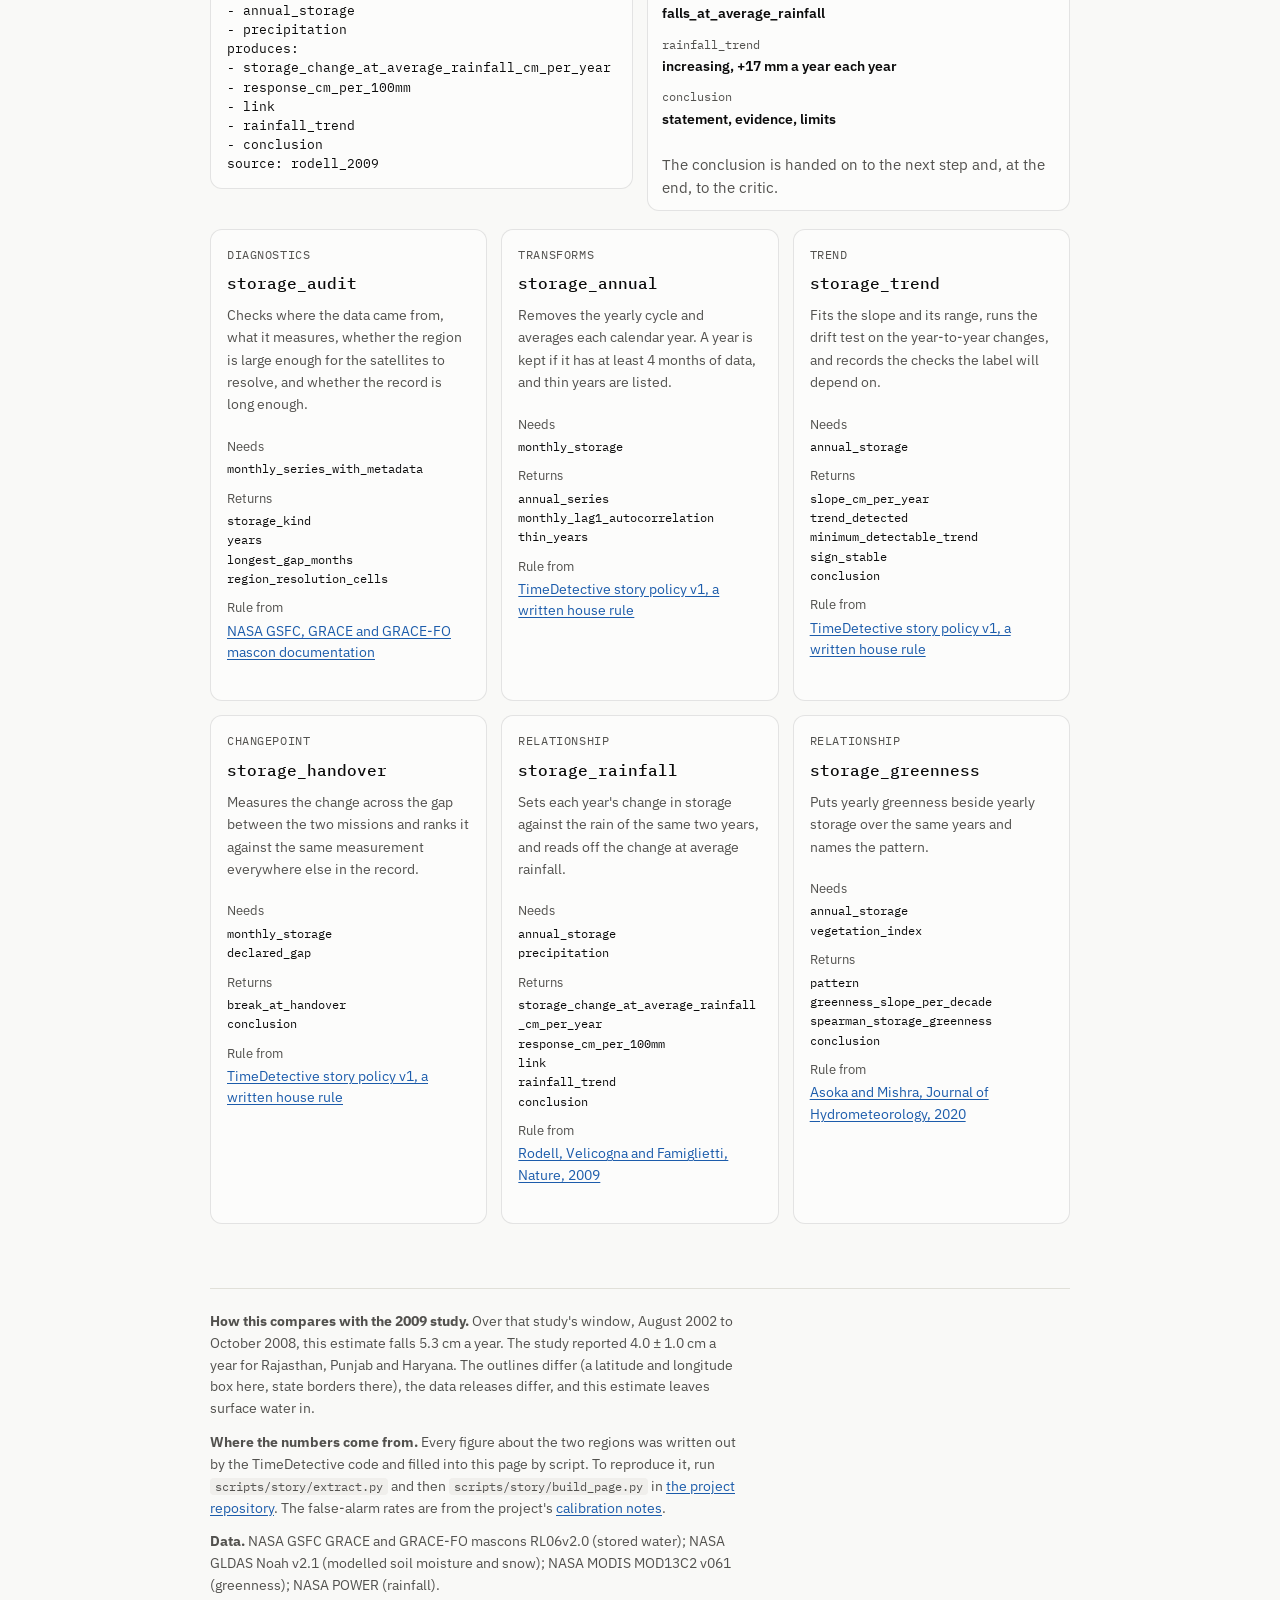
<file: docs/story/index.html>
<!DOCTYPE html>
<html lang="en">
<head>
<meta charset="utf-8">
<meta name="viewport" content="width=device-width, initial-scale=1">
<title>Is the water under these farms running out? A TimeDetective walkthrough</title>
<link rel="preconnect" href="https://fonts.googleapis.com">
<link rel="preconnect" href="https://fonts.gstatic.com" crossorigin>
<link href="https://fonts.googleapis.com/css2?family=Bricolage+Grotesque:opsz,wght@12..96,500..800&family=IBM+Plex+Mono:wght@400;500;600&family=IBM+Plex+Sans:wght@400;500;600&display=swap" rel="stylesheet">
<style>:root {
  /* Layout idea: one reading column; each question is a numbered exhibit with a figure plate and the procedure that produced it. */
  --page: #f9f9f7; --surface: #fcfcfb; --surface-2: #f0efec;
  --ink: #0b0b0b; --ink-2: #52514e; --muted: #898781; --grid: #e1e0d9; --axis: #c3c2b7; --hair: rgba(11,11,11,0.10);
  --series-1: #2a78d6; --series-2: #eb6834; --series-3: #1baf7a; --series-4: #eda100; --neutral-mark: #b9b7ae;
  --link: #1c5cab; --wash: #e7f0fb; --stop: #0b0b0b;
  --display: "Bricolage Grotesque", "Segoe UI", system-ui, sans-serif;
  --body: "IBM Plex Sans", system-ui, -apple-system, "Segoe UI", sans-serif;
  --mono: "IBM Plex Mono", ui-monospace, "SFMono-Regular", Menlo, monospace;
  color-scheme: light;
}
@media (prefers-color-scheme: dark) {
  :root:not([data-theme="light"]) {
    --page: #0d0d0d; --surface: #1a1a19; --surface-2: #262624;
    --ink: #f0efec; --ink-2: #c3c2b7; --muted: #898781; --grid: #2c2c2a; --axis: #383835; --hair: rgba(255,255,255,0.10);
    --series-1: #3987e5; --series-2: #d95926; --series-3: #199e70; --series-4: #c98500; --neutral-mark: #55544f;
    --link: #86b6ef; --wash: #14263d; --stop: #f0efec;
    color-scheme: dark;
  }
}
:root[data-theme="dark"] {
  --page: #0d0d0d; --surface: #1a1a19; --surface-2: #262624;
  --ink: #f0efec; --ink-2: #c3c2b7; --muted: #898781; --grid: #2c2c2a; --axis: #383835; --hair: rgba(255,255,255,0.10);
  --series-1: #3987e5; --series-2: #d95926; --series-3: #199e70; --series-4: #c98500; --neutral-mark: #55544f;
  --link: #86b6ef; --wash: #14263d; --stop: #f0efec;
  color-scheme: dark;
}
* { box-sizing: border-box; }
html { -webkit-text-size-adjust: 100%; }
body { margin: 0; background: var(--page); color: var(--ink); font-family: var(--body); font-size: 17px; line-height: 1.55; }
.wrap { max-width: 900px; margin: 0 auto; padding: 0 20px 80px; }
a { color: var(--link); text-underline-offset: 2px; }
a:focus-visible, summary:focus-visible, .jump a:focus-visible { outline: 2px solid var(--series-1); outline-offset: 2px; border-radius: 3px; }
h1, h2, h3 { font-family: var(--display); text-wrap: balance; letter-spacing: -0.01em; margin: 0; }
h1 { font-size: clamp(2rem, 5.2vw, 3.1rem); line-height: 1.06; font-weight: 700; }
h2 { font-size: clamp(1.45rem, 3.4vw, 1.9rem); line-height: 1.15; font-weight: 700; }
h3 { font-size: 1.12rem; font-weight: 600; }
p { margin: 0; max-width: 66ch; }
.eyebrow { font-family: var(--mono); font-size: 0.74rem; letter-spacing: 0.06em; text-transform: uppercase; color: var(--ink-2); }
header.top { padding: 44px 0 26px; display: grid; gap: 16px; }
.dek { font-size: 1.16rem; color: var(--ink-2); }
.verdict { display: grid; gap: 14px; background: var(--surface); border: 1px solid var(--hair); border-radius: 12px; padding: 20px 22px; }
.verdict .line { font-family: var(--display); font-size: clamp(1.2rem, 2.8vw, 1.5rem); font-weight: 600; line-height: 1.25; max-width: 30ch; }
.facts { display: grid; grid-template-columns: repeat(3, minmax(0, 1fr)); gap: 14px; }
.fact b { display: block; font-family: var(--display); font-size: 1.7rem; font-weight: 700; line-height: 1.1; }
.fact span { font-size: 0.86rem; color: var(--ink-2); display: block; margin-top: 2px; }
.label-chip { display: inline-flex; align-items: center; gap: 7px; font-family: var(--mono); font-size: 0.8rem; padding: 4px 10px; border-radius: 999px; border: 1.5px solid var(--ink); white-space: nowrap; }
.label-chip.sig { background: var(--ink); color: var(--page); }
.label-chip i { width: 8px; height: 8px; border-radius: 50%; background: currentColor; display: inline-block; }
.label-chip.desc i { background: transparent; border: 1.5px solid currentColor; }
.jump { display: grid; gap: 6px; margin: 26px 0 0; padding: 0; list-style: none; counter-reset: q; grid-template-columns: repeat(auto-fit, minmax(250px, 1fr)); }
.jump li { counter-increment: q; }
.jump a { display: flex; gap: 10px; align-items: baseline; text-decoration: none; color: var(--ink); padding: 6px 8px; border-radius: 6px; font-size: 0.95rem; }
.jump a::before { content: counter(q); font-family: var(--mono); font-size: 0.74rem; color: var(--ink-2); min-width: 1.1em; }
.jump a:hover { background: var(--surface-2); }
section { padding-top: 54px; display: grid; gap: 18px; }
section > .q { display: grid; gap: 8px; }
.answer { font-size: 1.1rem; }
.plate { background: var(--surface); border: 1px solid var(--hair); border-radius: 12px; padding: 18px 18px 12px; margin: 0; display: grid; gap: 10px; position: relative; }
.plate h3 { font-family: var(--body); font-size: 0.98rem; font-weight: 600; }
.plate .sub { font-size: 0.86rem; color: var(--ink-2); margin-top: -6px; max-width: none; }
.chart { position: relative; width: 100%; }
.chart svg { display: block; width: 100%; height: auto; overflow: visible; }
.scroll-x { overflow-x: auto; }
svg text { font-family: var(--body); fill: var(--muted); font-size: 11.5px; font-variant-numeric: tabular-nums; }
svg text.lbl { fill: var(--ink-2); font-size: 12px; }
svg text.strong { fill: var(--ink); font-weight: 600; font-size: 12px; }
figcaption { font-size: 0.86rem; color: var(--ink-2); max-width: 78ch; }
.legend { display: flex; flex-wrap: wrap; gap: 6px 16px; font-size: 0.84rem; color: var(--ink-2); }
.legend span { display: inline-flex; align-items: center; gap: 6px; }
.legend i { width: 16px; height: 0; border-top: 2.5px solid var(--c); display: inline-block; border-radius: 2px; }
.legend i.box { height: 10px; width: 10px; border: 0; background: var(--c); border-radius: 2px; }
.legend i.dot { height: 9px; width: 9px; border: 0; background: var(--c); border-radius: 50%; }
.tip { position: absolute; z-index: 5; pointer-events: none; background: var(--ink); color: var(--page); border-radius: 8px; padding: 7px 10px; font-size: 0.8rem; line-height: 1.35; min-width: 110px; max-width: 240px; opacity: 0; transition: opacity 0.08s; font-variant-numeric: tabular-nums; }
.tip.on { opacity: 1; }
.tip .t { opacity: 0.75; font-size: 0.74rem; display: block; margin-bottom: 2px; }
.tip .r { display: flex; gap: 8px; align-items: center; justify-content: space-between; }
.tip .r b { font-weight: 600; }
.tip .k { display: inline-block; width: 12px; border-top: 2.5px solid var(--c); margin-right: 5px; vertical-align: middle; }
details.tbl { font-size: 0.84rem; color: var(--ink-2); }
details.tbl summary { cursor: pointer; width: fit-content; padding: 2px 0; }
details.tbl .box { max-height: 240px; overflow: auto; margin-top: 8px; border: 1px solid var(--hair); border-radius: 8px; }
table { border-collapse: collapse; width: 100%; font-variant-numeric: tabular-nums; }
th, td { text-align: right; padding: 5px 10px; border-bottom: 1px solid var(--grid); white-space: nowrap; }
th:first-child, td:first-child { text-align: left; }
th { position: sticky; top: 0; background: var(--surface); color: var(--ink-2); font-weight: 600; }
.proc code, code { font-family: var(--mono); font-size: 0.86em; background: var(--surface-2); padding: 1px 5px; border-radius: 4px; }
blockquote { margin: 0; padding: 14px 18px; background: var(--surface); border: 1px solid var(--hair); border-radius: 12px; font-size: 1.02rem; max-width: 70ch; }
blockquote footer { margin-top: 8px; font-size: 0.82rem; color: var(--ink-2); font-family: var(--mono); }
.stopcard { display: grid; grid-template-columns: auto 1fr; gap: 14px 16px; align-items: start; background: var(--surface); border: 1.5px solid var(--stop); border-radius: 12px; padding: 18px 20px; }
.stopcard .sign { width: 34px; height: 34px; border-radius: 8px; background: var(--stop); color: var(--page); display: grid; place-items: center; font-family: var(--mono); font-weight: 600; }
.stopcard p + p { margin-top: 8px; }
.two { display: grid; grid-template-columns: repeat(2, minmax(0, 1fr)); gap: 14px; }
.can h3 { margin-bottom: 6px; font-family: var(--body); font-size: 0.95rem; }
.can ul { margin: 0; padding-left: 18px; font-size: 0.93rem; color: var(--ink-2); display: grid; gap: 4px; }
.ladder { display: grid; gap: 0; border: 1px solid var(--hair); border-radius: 12px; overflow: hidden; background: var(--surface); }
.rung { display: grid; grid-template-columns: 150px 1fr; gap: 14px; padding: 14px 18px; border-top: 1px solid var(--grid); align-items: center; }
.rung:first-child { border-top: 0; }
.rung .who { display: flex; flex-wrap: wrap; gap: 8px; margin-top: 6px; }
.rung p { font-size: 0.92rem; color: var(--ink-2); }
.pin { font-size: 0.8rem; padding: 3px 9px; border-radius: 6px; background: var(--wash); color: var(--ink); border: 1px solid var(--hair); }
.checks td, .checks th { white-space: normal; text-align: left; vertical-align: top; }
.checks td.v { white-space: nowrap; }
.mark { font-family: var(--mono); font-size: 0.8rem; }
pre { margin: 0; background: var(--surface); border: 1px solid var(--hair); border-radius: 12px; padding: 14px 16px; overflow-x: auto; font-family: var(--mono); font-size: 0.8rem; line-height: 1.5; color: var(--ink); }
.cards { display: grid; grid-template-columns: repeat(auto-fit, minmax(270px, 1fr)); gap: 14px; }
.card { background: var(--surface); border: 1px solid var(--hair); border-radius: 12px; padding: 16px; display: grid; gap: 8px; align-content: start; font-size: 0.9rem; }
.card .cat { font-family: var(--mono); font-size: 0.72rem; text-transform: uppercase; letter-spacing: 0.05em; color: var(--ink-2); }
.card .name { font-family: var(--mono); font-weight: 500; font-size: 1rem; }
.card p { color: var(--ink-2); max-width: none; }
.io { display: grid; grid-template-columns: auto 1fr; gap: 4px 10px; font-size: 0.82rem; }
.io dt { color: var(--ink-2); }
.io dd { margin: 0; font-family: var(--mono); font-size: 0.78rem; overflow-wrap: anywhere; }
footer.end { margin-top: 64px; padding-top: 22px; border-top: 1px solid var(--grid); font-size: 0.88rem; color: var(--ink-2); display: grid; gap: 12px; }
footer.end ul { margin: 0; padding-left: 18px; display: grid; gap: 4px; }
@media (max-width: 640px) {
  body { font-size: 16px; }
  .facts, .two { grid-template-columns: 1fr; }
  .rung { grid-template-columns: 1fr; gap: 6px; }
  .stopcard { grid-template-columns: 1fr; }
}
@media (prefers-reduced-motion: reduce) { .tip { transition: none; } }

/* Additions: the step rail, the opened-up procedure, label halos. */
svg text.strong, svg text.lbl { paint-order: stroke; stroke: var(--surface); stroke-width: 3px; stroke-linejoin: round; }
.scroll-x svg { min-width: 600px; }
.rail { list-style: none; display: flex; flex-wrap: wrap; gap: 8px 0; margin: 0; padding: 0; font-family: var(--mono); font-size: 0.74rem; }
.rail li { display: inline-flex; align-items: center; gap: 6px; padding: 3px 10px; border: 1.5px solid var(--axis); border-radius: 999px; color: var(--ink-2); margin-right: 18px; position: relative; white-space: nowrap; background: var(--page); }
.rail li::after { content: ""; position: absolute; left: calc(100% + 1.5px); top: 50%; width: 18px; border-top: 1.5px solid var(--axis); }
.rail li:last-child { margin-right: 0; }
.rail li:last-child::after { display: none; }
.rail li.done { border-color: var(--ink); color: var(--ink); }
.rail li.done::after, .rail li.now::after { border-color: var(--ink); }
.rail li.now { background: var(--ink); border-color: var(--ink); color: var(--page); }
.rail li.end { border-style: dashed; }
.rail li.stop { border: 1.5px solid var(--stop); color: var(--ink); font-weight: 600; background: var(--surface); }
.rail li.never { text-decoration: line-through; opacity: 0.7; }
.rail a { color: inherit; text-decoration: none; }
.rail a:hover { text-decoration: underline; }
.proc { display: grid; grid-template-columns: 1fr; gap: 8px; border-left: 3px solid var(--ink); padding: 4px 0 4px 16px; font-size: 0.9rem; }
.proc .name { font-family: var(--mono); font-weight: 500; font-size: 0.98rem; display: flex; flex-wrap: wrap; gap: 8px 12px; align-items: baseline; }
.proc .name span { font-size: 0.72rem; text-transform: uppercase; letter-spacing: 0.05em; color: var(--ink-2); }
.proc p { color: var(--ink-2); }
.io dd.t { font-family: var(--body); font-size: 0.86rem; }
.io dd.t b { font-weight: 600; color: var(--ink); }
.note { font-size: 0.92rem; color: var(--ink-2); }
.lede { font-size: 1.02rem; }
.stopcard h3 { font-family: var(--body); font-size: 1rem; margin-bottom: 6px; }
.stopcard q { quotes: "\201C" "\201D"; }
.anatomy { display: grid; grid-template-columns: minmax(0, 1fr) minmax(0, 1fr); gap: 14px; align-items: start; }
.anatomy h3 { font-family: var(--body); font-size: 0.9rem; margin-bottom: 8px; color: var(--ink-2); font-weight: 600; }
.anatomy .card { height: 100%; }
.kv { display: grid; grid-template-columns: 1fr auto; gap: 6px 14px; font-size: 0.86rem; margin: 0; }
.kv dt { font-family: var(--mono); font-size: 0.78rem; color: var(--ink-2); overflow-wrap: anywhere; }
.kv dd { margin: 0; font-weight: 600; text-align: right; font-variant-numeric: tabular-nums; }
.plate.half { padding: 14px 14px 10px; }
.pair-head { display: flex; flex-wrap: wrap; gap: 8px; align-items: center; justify-content: space-between; }
.checks .yes::before { content: "\2713\00a0"; }
.checks .no::before { content: "\2717\00a0"; }
.checks tr.rule td { border-top: 2px solid var(--ink); font-weight: 600; }
.checks tr.sub td { background: var(--surface-2); font-size: 0.8rem; color: var(--ink-2); letter-spacing: 0.02em; }
.tblwrap { overflow-x: auto; border: 1px solid var(--hair); border-radius: 12px; background: var(--surface); }
.tblwrap table { font-size: 0.88rem; }
details.file summary { cursor: pointer; width: fit-content; font-size: 0.9rem; color: var(--ink-2); }
details.file pre { margin-top: 10px; }
@media (max-width: 640px) { .anatomy { grid-template-columns: 1fr; } }
.label-chip.rob { background: var(--ink); color: var(--page); box-shadow: 0 0 0 2px var(--surface), 0 0 0 3.5px var(--ink); }
.plate.half h3 { margin-bottom: 2px; }
.plate.half .kv { margin: 6px 0; }
.plate.half blockquote { background: var(--surface-2); border: 0; font-size: 0.95rem; padding: 12px 14px; }
.plate .rail { margin: 4px 0; }
section, header.top, .plate, .proc, .verdict, footer.end { grid-template-columns: minmax(0, 1fr); }
section > *, .plate > *, .two > *, .anatomy > *, .proc > * { min-width: 0; }
.kv dd { overflow-wrap: anywhere; }
.plate { align-content: start; }
.kv.stack { grid-template-columns: minmax(0, 1fr); gap: 2px; }
.kv.stack dd { text-align: left; margin-bottom: 8px; }
.io.stack { grid-template-columns: minmax(0, 1fr); gap: 2px; }
.io.stack dd { margin-bottom: 8px; overflow-wrap: anywhere; }
.anatomy pre, details.file pre { white-space: pre-wrap; overflow-wrap: anywhere; }
</style>
</head>
<body>
<div class="wrap">

<header class="top">
  <span class="eyebrow">TimeDetective &middot; a worked example on NASA data &middot; north-west India</span>
  <h1>Is the water under these farms running out, and would the fields show it?</h1>
  <p class="dek">A student asks this about the farm belt around Punjab, Haryana, Delhi and northern Rajasthan. This page follows TimeDetective as it answers, one question at a time, and shows the places where it holds back and says why.</p>
  <div class="verdict">
    <div><span class="label-chip sig"><i></i>significant</span></div>
    <p class="line">The groundwater estimate is falling, and the fields do not show it.</p>
    <div class="facts">
      <div class="fact"><b>4.0 cm a year</b><span>fall in the groundwater estimate, 2002 to 2026 (range 3.6 to 4.4)</span></div>
      <div class="fact"><b>about 95 cm</b><span>total fall over the record, as a layer of water across the region</span></div>
      <div class="fact"><b>+0.04 NDVI a decade</b><span>the land got greener over 2002 to 2025</span></div>
    </div>
    <p class="note">What it cannot tell you is whether the water is running out. The satellites measure how much the stored water changes, not how much is left.</p>
  </div>
  <nav aria-label="Questions on this page">
    <ol class="jump">
      <li><a href="#q1">How can anyone know what is underground?</a></li>
      <li><a href="#q2">Is it actually falling?</a></li>
      <li><a href="#q3">Is that real, or could it be noise?</a></li>
      <li><a href="#q4">Could it be the satellites and not the water?</a></li>
      <li><a href="#q5">Is it just a dry spell?</a></li>
      <li><a href="#q6">Would you see it from the fields?</a></li>
      <li><a href="#q7">So why is it falling?</a></li>
      <li><a href="#q8">What about my district?</a></li>
      <li><a href="#q9">Is it the same in Kansas?</a></li>
    </ol>
  </nav>
  <p class="note">Questions 1 to 6 are the six steps of one playbook, in order. Each step is one procedure, shown under its chart. Questions 7 and 8 are where the tool stops. Question 9 runs the same playbook somewhere else. After that: <a href="#label">how the label is decided</a>, <a href="#playbook">the playbook as data</a>, and <a href="#procedures">the procedures</a>.</p>
  <ol class="rail" aria-label="The six steps of the playbook"><li class=""><a href="#q1">1 audit</a></li><li class=""><a href="#q2">2 annual</a></li><li class=""><a href="#q3">3 trend</a></li><li class=""><a href="#q4">4 handover</a></li><li class=""><a href="#q5">5 rainfall</a></li><li class=""><a href="#q6">6 greenness</a></li><li class="end">finding</li></ol>
</header>

<section id="q1">
  <div class="q"><span class="eyebrow">Question 1 &middot; step 1</span><h2>How can anyone know what is underground?</h2></div>
  <p class="answer">By weighing it from orbit. Two satellite missions, GRACE and then GRACE-FO, run by NASA with German partners, measure tiny changes in Earth's gravity as water moves around. That gives the change in all the water stored in a region: soil moisture, snow, rivers and groundwater together.</p>
  <p>A NASA land model, GLDAS, estimates the soil moisture and snow. Subtract that from the total, and what is left is an estimate of groundwater. Everything is counted in centimetres of water: a layer that deep spread over the whole region.</p>
  <figure class="plate">
    <h3>All stored water, minus the modelled soil moisture and snow, leaves groundwater</h3>
    <p class="sub">North-west India, monthly, cm of water above or below a reference level</p>
    <div class="legend"><span><i class="" style="--c:var(--neutral-mark)"></i>All stored water (GRACE and GRACE-FO)</span><span><i class="" style="--c:var(--series-4)"></i>Soil moisture and snow (GLDAS model)</span><span><i class="" style="--c:var(--series-1)"></i>Groundwater estimate (the difference)</span></div>
    <div class="chart scroll-x" id="c-subtract" data-label="Three monthly lines for north-west India from 2002 to 2026. All stored water and the groundwater estimate both fall; modelled soil moisture and snow stays roughly level."></div>
    <figcaption>The blank stretch is the 11 months between the two missions. The estimate still includes surface water such as rivers, canals and reservoirs, because the model has no store for it.</figcaption>
  </figure>
  <div class="two">
    <figure class="plate half">
      <h3>The region, as the satellites see it</h3>
      <p class="sub">26 blocks, each about 110 km across</p>
      <div class="chart" id="c-map" data-label="A map of 26 measurement blocks covering north-west India between 26 and 33 degrees north."></div>
      <figcaption>The box is set by latitude and longitude, not by borders, so it also takes in part of Pakistan's Punjab.</figcaption>
    </figure>
    <div class="plate half">
      <h3>What step 1 found</h3>
      <dl class="kv">
        <dt>measures</dt><dd>an estimate of groundwater</dd>
        <dt>record</dt><dd>24.2 years</dd>
        <dt>months with data</dt><dd>258 of 291</dd>
        <dt>longest gap</dt><dd>11 months</dd>
        <dt>region</dt><dd>26 blocks, 322,371 km&sup2;</dd>
        <dt>smallest region allowed</dt><dd>22 blocks</dd>
      </dl>
      <p class="note">NASA's documentation says this product cannot separate areas much smaller than about 22 blocks. This region passes. <a href="#q8">A district does not.</a></p>
    </div>
  </div>
  <aside class="proc" aria-label="The procedure behind this answer">
  <ol class="rail" aria-label="Step 1 of 6"><li class="now">1 audit</li><li class="">2 annual</li><li class="">3 trend</li><li class="">4 handover</li><li class="">5 rainfall</li><li class="">6 greenness</li><li class="end">finding</li></ol>
  <div class="name">storage_audit <span>diagnostics procedure</span></div>
  <p>Checks where the data came from, what it measures, whether the region is large enough for the satellites to resolve, and whether the record is long enough.</p>
  <dl class="io">
    <dt>Needs</dt><dd>monthly_series_with_metadata</dd>
    <dt>Returns</dt><dd>storage_kind, years, longest_gap_months, region_resolution_cells</dd>
    <dt>Rule from</dt><dd class="t"><a href="https://earth.gsfc.nasa.gov/geo/data/grace-mascons">NASA GSFC, GRACE and GRACE-FO mascon documentation</a></dd>
    <dt>Here</dt><dd class="t">groundwater estimate · 24.2 years · 258 of 291 months · 26 blocks (22 needed) <b>&rarr; ok</b></dd>
  </dl>
</aside>
</section>

<section id="q2">
  <div class="q"><span class="eyebrow">Question 2 &middot; step 2</span><h2>Is it actually falling?</h2></div>
  <p class="answer">Yes. With the yearly cycle of monsoon and dry season removed and each year averaged, the estimate goes from +24 cm in 2002 to −65 cm in 2026.</p>
  <p>A straight line through those years falls about 4.0 cm of water a year (range 3.6 to 4.4), about 95 cm in total.</p>
  <figure class="plate">
    <h3>The groundwater estimate, one value per year</h3>
    <p class="sub">North-west India, cm of water</p>
    <div class="legend"><span><i class="" style="--c:var(--series-1)"></i>Yearly value</span><span><i class="" style="--c:var(--neutral-mark)"></i>Monthly estimate</span></div>
    <div class="chart scroll-x" id="c-annual" data-label="Yearly groundwater estimate for north-west India, falling steadily from 2002 to 2026."></div>
    <figcaption>2017 and 2018 rest on 5 months each because of the gap between missions. A year is kept if it has at least 4 months, and thin years are listed so they can be seen: 2002 (7), 2003 (11), 2011 (10), 2012 (10), 2013 (9), 2014 (9), 2015 (9), 2016 (9), 2017 (5), 2018 (5), 2026 (6) (months of data in brackets).</figcaption>
  </figure>
  <aside class="proc" aria-label="The procedure behind this answer">
  <ol class="rail" aria-label="Step 2 of 6"><li class="done">1 audit</li><li class="now">2 annual</li><li class="">3 trend</li><li class="">4 handover</li><li class="">5 rainfall</li><li class="">6 greenness</li><li class="end">finding</li></ol>
  <div class="name">storage_annual <span>transforms procedure</span></div>
  <p>Removes the yearly cycle and averages each calendar year. A year is kept if it has at least 4 months of data, and thin years are listed.</p>
  <dl class="io">
    <dt>Needs</dt><dd>monthly_storage</dd>
    <dt>Returns</dt><dd>annual_series, monthly_lag1_autocorrelation, thin_years</dd>
    <dt>Rule from</dt><dd class="t"><a href="https://github.com/stayingfoolish/timedetective/blob/main/docs/story_playbooks.md">TimeDetective story policy v1, a written house rule</a></dd>
    <dt>Here</dt><dd class="t">25 yearly values, 2002 to 2026 <b>&rarr; ok</b></dd>
  </dl>
</aside>
</section>

<section id="q3">
  <div class="q"><span class="eyebrow">Question 3 &middot; step 3</span><h2>Is that real, or could it be noise?</h2></div>
  <p class="answer">It is larger than chance would explain. This is the question the challenge is about, and a fitted line cannot answer it, because a line can be fitted to anything.</p>
  <p>Records like this one wander. A wet year leaves the ground wetter the next year too, so a record with no trend at all can drift one way for a decade and look like a decline. The test used here is built for that. It ignores the line, takes the change from each year to the next, and asks whether those changes average out to zero.</p>
  <p>They do not. The average is a fall of 3.7 cm a year, nearly as large as the usual swing from one year to the next (4.4 cm), and it kept up across 24 changes. The test's p-value is 0.004, well under its 0.05 bar.</p>
  <figure class="plate">
    <h3>The change from each year to the next</h3>
    <p class="sub">North-west India, cm of water; the line marks the average change</p>
    <div class="chart scroll-x" id="c-changes" data-label="Bars showing the change in the groundwater estimate from each year to the next. Most bars point down."></div>
    <figcaption>The drift test is a t-test on these 24 changes, with its error bar widened to allow for wandering. On records with no trend, including wandering ones, it raised a false alarm about 1 time in 20 or less when we measured it. A second method, prewhitened Mann-Kendall, agrees here (p = 0.01), but it is not trusted alone: on wandering records with no trend it fired 21 to 26% of the time.</figcaption>
  </figure>
  <p>Step 3 also records what the label will depend on. The smallest steady trend this record could detect is about 0.6 cm a year, and the slope is roughly 7 times that. And the direction holds when the first or last few years are dropped: the slope stays between 3.8 to 4.2 cm a year.</p>
  <aside class="proc" aria-label="The procedure behind this answer">
  <ol class="rail" aria-label="Step 3 of 6"><li class="done">1 audit</li><li class="done">2 annual</li><li class="now">3 trend</li><li class="">4 handover</li><li class="">5 rainfall</li><li class="">6 greenness</li><li class="end">finding</li></ol>
  <div class="name">storage_trend <span>trend procedure</span></div>
  <p>Fits the slope and its range, runs the drift test on the year-to-year changes, and records the checks the label will depend on.</p>
  <dl class="io">
    <dt>Needs</dt><dd>annual_storage</dd>
    <dt>Returns</dt><dd>slope_cm_per_year, trend_detected, minimum_detectable_trend, sign_stable, conclusion</dd>
    <dt>Rule from</dt><dd class="t"><a href="https://github.com/stayingfoolish/timedetective/blob/main/docs/story_playbooks.md">TimeDetective story policy v1, a written house rule</a></dd>
    <dt>Here</dt><dd class="t">−4.0 cm a year · drift test p = 0.004 <b>&rarr; ok</b></dd>
  </dl>
</aside>
</section>

<section id="q4">
  <div class="q"><span class="eyebrow">Question 4 &middot; step 4</span><h2>Could it be the satellites and not the water?</h2></div>
  <p class="answer">The check finds no clear sign of it, though this is the closest call on the page. The record comes from two missions with 11 months between them. If the second read a little lower than the first, that step alone would look like a decline.</p>
  <p>So step 4 measures the change across the gap after taking out the overall slide, then makes the same measurement across every other stretch of the same length in the record.</p>
  <p>Across the real gap, the estimate dropped 8.2 cm more than the slide alone predicts. A typical stretch moves about 2.9 cm. 21 of the 233 other stretches, 9%, moved as much or more. That is on the large side, but the bar for raising a caution is 1 in 20, and this does not pass it.</p>
  <figure class="plate">
    <h3>The change across the real gap, against 233 other stretches of the same length</h3>
    <p class="sub">North-west India, how many stretches moved by each amount</p>
    <div class="legend"><span><i class="box" style="--c:var(--series-1)"></i>Moved as much as the real gap, up or down (21)</span><span><i class="box" style="--c:var(--neutral-mark)"></i>Moved less (212)</span></div>
    <div class="chart scroll-x" id="c-gap" data-label="Histogram of changes across 233 stretches of the record, centred near zero, with the real mission gap marked at minus 8.2 cm in the lower tail."></div>
    <figcaption>If the real gap had stood out past the bar, a caution would be attached and the label could not rise above &ldquo;descriptive&rdquo;, however strong the trend.</figcaption>
  </figure>
  <aside class="proc" aria-label="The procedure behind this answer">
  <ol class="rail" aria-label="Step 4 of 6"><li class="done">1 audit</li><li class="done">2 annual</li><li class="done">3 trend</li><li class="now">4 handover</li><li class="">5 rainfall</li><li class="">6 greenness</li><li class="end">finding</li></ol>
  <div class="name">storage_handover <span>changepoint procedure</span></div>
  <p>Measures the change across the gap between the two missions and ranks it against the same measurement everywhere else in the record.</p>
  <dl class="io">
    <dt>Needs</dt><dd>monthly_storage, declared_gap</dd>
    <dt>Returns</dt><dd>break_at_handover, conclusion</dd>
    <dt>Rule from</dt><dd class="t"><a href="https://github.com/stayingfoolish/timedetective/blob/main/docs/story_playbooks.md">TimeDetective story policy v1, a written house rule</a></dd>
    <dt>Here</dt><dd class="t">9% of other stretches moved as much (the bar is 5%) · no caution <b>&rarr; ok</b></dd>
  </dl>
</aside>
</section>

<section id="q5">
  <div class="q"><span class="eyebrow">Question 5 &middot; step 5</span><h2>Is it just a dry spell?</h2></div>
  <p class="answer">No. Rainfall here rose over the period, and the water still fell.</p>
  <p>Groundwater rises after wet years and falls after dry ones, so a run of dry years could explain a decline. Step 5 sets each year's change in storage against the rain of the same two years, the comparison the 2009 study of this region made.</p>
  <p>In a spell of exactly average rainfall, 641 mm a year, storage still fell about 4.1 cm a year (range 2.4 to 5.8). Rainfall itself rose by about 17 mm a year each year over 2000 to 2025 (range 11 to 23).</p>
  <figure class="plate">
    <h3>Each year's change in storage, against the rain of the same two years</h3>
    <p class="sub">North-west India; one dot per year</p>
    <div class="legend"><span><i class="dot" style="--c:var(--series-1)"></i>One year</span><span><i class="" style="--c:var(--series-1)"></i>Line fitted to the years</span><span><i class="" style="--c:var(--series-2)"></i>Average rainfall</span><span><i class="dot" style="--c:var(--ink)"></i>Change at average rainfall, with its range</span></div>
    <div class="chart scroll-x" id="c-rain" data-label="Scatter of yearly storage change against two-year rainfall. Nearly every dot sits below zero, and the fitted line is still well below zero at average rainfall."></div>
    <figcaption>Wetter years seem to help a little, about 1.1 cm for every extra 100 mm of rain. But the range on that, −0.4 to +2.6, includes zero, so the tool does not call it a clear response.</figcaption>
  </figure>
  <aside class="proc" aria-label="The procedure behind this answer">
  <ol class="rail" aria-label="Step 5 of 6"><li class="done">1 audit</li><li class="done">2 annual</li><li class="done">3 trend</li><li class="done">4 handover</li><li class="now">5 rainfall</li><li class="">6 greenness</li><li class="end">finding</li></ol>
  <div class="name">storage_rainfall <span>relationship procedure</span></div>
  <p>Sets each year's change in storage against the rain of the same two years, and reads off the change at average rainfall.</p>
  <dl class="io">
    <dt>Needs</dt><dd>annual_storage, precipitation</dd>
    <dt>Returns</dt><dd>storage_change_at_average_rainfall_cm_per_year, response_cm_per_100mm, link, rainfall_trend, conclusion</dd>
    <dt>Rule from</dt><dd class="t"><a href="https://escholarship.org/content/qt22577805/qt22577805.pdf">Rodell, Velicogna and Famiglietti, Nature, 2009</a></dd>
    <dt>Here</dt><dd class="t">−4.1 cm a year at average rainfall <b>&rarr; ok</b></dd>
  </dl>
</aside>
</section>

<section id="q6">
  <div class="q"><span class="eyebrow">Question 6 &middot; step 6</span><h2>Would you see it from the fields?</h2></div>
  <p class="answer">No. Over 2002 to 2025 the land got greener, by about 0.04 NDVI a decade (range 0.03 to 0.05). Looking at the fields alone, nothing would suggest the water under them was falling.</p>
  <p>NDVI is a satellite measure of how much green, growing plant cover there is. It comes from NASA's MODIS instrument and is averaged here over the same blocks.</p>
  <figure class="plate">
    <h3>Groundwater down, greenness up, over the same years</h3>
    <p class="sub">North-west India, yearly; two panels, each with its own scale, sharing the years along the bottom</p>
    <div class="legend"><span><i class="" style="--c:var(--series-1)"></i>Groundwater estimate</span><span><i class="" style="--c:var(--series-3)"></i>Greenness (NDVI)</span></div>
    <div class="chart scroll-x" id="c-green-water" data-label="Yearly groundwater estimate, falling from 2002 to 2025."></div>
    <div class="chart scroll-x" id="c-green-ndvi" data-label="Yearly greenness of the land, rising from 2002 to 2025."></div>
    <figcaption>Greenness leaves out 1 block (4% of the area) that cloud or snow hides in more than a quarter of months. The two records move in opposite directions (rank correlation −0.91), but when two records both simply trend, that number mostly reflects the two trends. It is not evidence that one drives the other.</figcaption>
  </figure>
  <aside class="proc" aria-label="The procedure behind this answer">
  <ol class="rail" aria-label="Step 6 of 6"><li class="done">1 audit</li><li class="done">2 annual</li><li class="done">3 trend</li><li class="done">4 handover</li><li class="done">5 rainfall</li><li class="now">6 greenness</li><li class="end">finding</li></ol>
  <div class="name">storage_greenness <span>relationship procedure</span></div>
  <p>Puts yearly greenness beside yearly storage over the same years and names the pattern.</p>
  <dl class="io">
    <dt>Needs</dt><dd>annual_storage, vegetation_index</dd>
    <dt>Returns</dt><dd>pattern, greenness_slope_per_decade, spearman_storage_greenness, conclusion</dd>
    <dt>Rule from</dt><dd class="t"><a href="https://arxiv.org/abs/1908.00255">Asoka and Mishra, Journal of Hydrometeorology, 2020</a></dd>
    <dt>Here</dt><dd class="t">pattern: greener while storage fell <b>&rarr; finding</b></dd>
  </dl>
</aside>
</section>

<section id="q7">
  <div class="q"><span class="eyebrow">Question 7 &middot; where it stops</span><h2>So why is it falling?</h2></div>
  <p class="answer">TimeDetective does not say. All six steps run as before, and the finding comes back with two sentences added.</p>
  <div class="stopcard">
    <div class="sign" aria-hidden="true">!</div>
    <div>
      <h3>Added to the finding when the question asks why</h3>
      <p><q>The question asks about a cause; this check does not identify causes.</q></p>
      <p><q>Fields staying green while stored water falls is the pattern a reference study of north-west India links to pumping for irrigation; this check shows the two records side by side and does not test that cause.</q></p>
    </div>
  </div>
  <p>What you hold at this point is the evidence the scientists used: the water fell, the rain did not, and the crops kept growing. The 2009 study in Nature by Rodell, Velicogna and Famiglietti concluded that pumping for irrigation was the likely cause. That is their conclusion, drawn with knowledge of how the region farms. Testing it needs pumping records, and no step in this playbook has any. A tool that printed &ldquo;caused by irrigation&rdquo; here would be repeating a paper, not checking one.</p>
  <div class="two">
    <div class="plate half can">
      <h3>What this check says</h3>
      <ul>
        <li>How fast the estimate is changing, with a range</li>
        <li>Whether that passes a test built for wandering records</li>
        <li>Whether rainfall accounts for it</li>
        <li>Whether the land's greenness moved with it</li>
      </ul>
    </div>
    <div class="plate half can">
      <h3>What it leaves to you</h3>
      <ul>
        <li>Why it is happening</li>
        <li>What will happen next</li>
        <li>What anyone should do about it</li>
        <li>How much water is left</li>
      </ul>
    </div>
  </div>
</section>

<section id="q8">
  <div class="q"><span class="eyebrow">Question 8 &middot; where it stops</span><h2>What about my district?</h2></div>
  <p class="answer">It refuses, at the first step, before any trend is computed.</p>
  <p>A district such as Ludhiana is smaller than one block. Asked about the 3 blocks nearest Ludhiana, about 37,000 km&sup2;, the check still stops: the satellites cannot separate an area that small from the land around it.</p>
  <div class="two">
    <figure class="plate half">
      <h3>The area asked about</h3>
      <div class="legend"><span><i class="box" style="--c:var(--series-1)"></i>The 3 blocks asked about</span><span><i class="box" style="--c:var(--neutral-mark)"></i>The rest of the region</span></div>
      <div class="chart" id="c-district" data-label="The same map of 26 blocks with the three nearest Ludhiana highlighted."></div>
    </figure>
    <div class="plate half">
      <h3>What came back</h3>
      <ol class="rail" aria-label="Stopped at step 1"><li class="now">1 audit</li><li class="stop">refused</li></ol>
      <p class="note">Steps 2 to 6 did not run.</p>
      <blockquote><strong>Failed:</strong> the region spans 3 resolution cells; the provider&#x27;s stated resolution is about 22.<footer>storage_audit</footer></blockquote>
      <blockquote><strong>What would change it:</strong> ask about a larger region; the satellites cannot separate an area this small from its surroundings.</blockquote>
      <p class="note">A refusal is a result. It names what failed and what would change the answer, so the student knows what to ask instead.</p>
    </div>
  </div>
</section>

<section id="q9">
  <div class="q"><span class="eyebrow">Question 9 &middot; the same playbook, somewhere else</span><h2>Is it the same in Kansas?</h2></div>
  <p class="answer">Same six steps, different label. Over the US High Plains, a box centred on western Kansas, a straight line falls about 1.3 cm a year (range 0.9 to 1.7). But the drift test does not fire (p = 0.06), so the tool reports the slope as a description and says a record that simply wanders could look like this.</p>
  <p>The difference is in the year-to-year changes. In north-west India the average fall (3.7 cm) is nearly as large as the usual swing (4.4 cm). Over the High Plains the average fall (1.5 cm) is about half the usual swing (2.8 cm). Once the test widens its error bar to allow for wandering, that is not enough.</p>
  <div class="two">
    <figure class="plate half">
      <div class="pair-head"><h3>North-west India</h3><span class="label-chip sig"><i></i>significant</span></div>
      <p class="sub">Yearly groundwater estimate, cm of water</p>
      <div class="chart" id="c-cmp-ind" data-label="Yearly groundwater estimate for north-west India, falling steadily."></div>
    </figure>
    <figure class="plate half">
      <div class="pair-head"><h3>US High Plains</h3><span class="label-chip desc"><i></i>descriptive</span></div>
      <p class="sub">Yearly groundwater estimate, cm of water, same scale</p>
      <div class="chart" id="c-cmp-hp" data-label="Yearly groundwater estimate for the US High Plains, falling less and with wider swings."></div>
    </figure>
    <figure class="plate half">
      <h3>North-west India: year-to-year changes</h3>
      <p class="sub">Average fall 3.7 cm a year; usual swing 4.4 cm</p>
      <div class="chart" id="c-cmpb-ind" data-label="Year-to-year changes for north-west India, mostly downward."></div>
    </figure>
    <figure class="plate half">
      <h3>US High Plains: year-to-year changes</h3>
      <p class="sub">Average fall 1.5 cm a year; usual swing 2.8 cm; same scale</p>
      <div class="chart" id="c-cmpb-hp" data-label="Year-to-year changes for the US High Plains, swinging both up and down."></div>
    </figure>
  </div>
  <p>The second method does fire here (p = 0.002). A tool that relied on that test alone would have called the High Plains decline significant. Because that test fired on 21 to 26% of wandering records with no trend, it does not get to decide. The strictness has a price: the tool will sometimes hold back on a decline that is real. What would settle it, in the tool's words: <q>An independent record for the same region, such as observation wells.</q></p>
  <p>Rain matters more here: each extra 100 mm of yearly rain goes with about 2.2 cm more storage (range 0.7 to 3.7). Greenness shows no trend.</p>
</section>

<section id="label">
  <div class="q"><span class="eyebrow">Behind the answers</span><h2>How the label is decided</h2></div>
  <p class="answer">Procedures never choose the label. They record evidence. One module, the critic, reads that evidence and applies a fixed rule.</p>
  <div class="tblwrap"><table class="checks"><thead><tr><th>What the critic reads</th><th>North-west India</th><th>US High Plains</th></tr></thead><tbody><tr class="sub"><td colspan="3">Needed for “significant”</td></tr><tr><td>The test used is one whose false-alarm rate has been measured</td><td class="v yes">drift test</td><td class="v yes">drift test</td></tr><tr><td>The test fired (p under 0.05)</td><td class="v yes">p = 0.004</td><td class="v no">p = 0.06</td></tr><tr><td>The record length is in the range the test was measured on (20 to 30 years)</td><td class="v yes">25 years</td><td class="v yes">25 years</td></tr><tr><td>One year&#x27;s change does not copy the last too closely (correlation 0.5 or less)</td><td class="v yes">−0.16</td><td class="v yes">+0.12</td></tr><tr><td>The slope is larger than the smallest steady trend this record could detect</td><td class="v yes">4.0 against 0.6</td><td class="v yes">1.3 against 0.5</td></tr><tr><td>No caution about the instruments was raised</td><td class="v yes">none</td><td class="v yes">none</td></tr><tr class="sub"><td colspan="3">Also needed for “robust”</td></tr><tr><td>The direction holds when the first or last years are dropped</td><td class="v yes">holds</td><td class="v yes">holds</td></tr><tr><td>A second method gives the same verdict</td><td class="v yes">agrees</td><td class="v no">disagrees</td></tr><tr><td>An independent record, such as wells, agrees</td><td class="v no">not compared</td><td class="v no">not compared</td></tr><tr class="rule"><td>Label</td><td><span class="label-chip sig"><i></i>significant</span></td><td><span class="label-chip desc"><i></i>descriptive</span></td></tr></tbody></table></div>
  <div class="ladder" role="list" aria-label="The three labels, strongest first">
    <div class="rung" role="listitem"><div><span class="label-chip rob"><i></i>robust</span></div><div><p>Everything below, plus the direction holds when years are dropped, a second method agrees, and an independent record agrees. Nothing in this project reaches this rung yet, because no well record has been compared.</p></div></div>
    <div class="rung" role="listitem"><div><span class="label-chip sig"><i></i>significant</span></div><div><p>The test fired, inside the conditions where its false-alarm rate was measured, with no caution about the instruments.</p><div class="who"><span class="pin">North-west India groundwater</span></div></div></div>
    <div class="rung" role="listitem"><div><span class="label-chip desc"><i></i>descriptive</span></div><div><p>The slope and its range are reported as a description of the record, with no claim that it is more than chance.</p><div class="who"><span class="pin">US High Plains groundwater</span></div></div></div>
  </div>
  <div class="two">
    <div>
      <p class="note">The conditions are data in the critic, not judgement. A longer or shorter record, or a stickier one, falls outside them and stays descriptive.</p>
      <pre>CALIBRATED = {
  &quot;drift_test&quot;: {
    &quot;min_n&quot;: 20,
    &quot;max_n&quot;: 30,
    &quot;max_persistence&quot;: 0.5,
  },
}</pre>
    </div>
    <div class="plate half can">
      <h3>What would strengthen the India finding, in the tool's words</h3>
      <ul><li>No independent record has been compared.</li><li>An independent record for the same region, such as observation wells.</li><li>The uncertainty of the subtracted model carried into the result.</li></ul>
    </div>
  </div>
</section>

<section id="playbook">
  <div class="q"><span class="eyebrow">Behind the answers</span><h2>The playbook, as data</h2></div>
  <p class="answer">The order of the checks is not code. It is a short file. Every arrow in it names the source of the rule that justifies it, and the engine rejects an arrow that has none.</p>
  <figure class="plate">
    <h3>water_and_greenness_check</h3>
    <p class="sub">Six steps, one procedure each; drawn from the file below</p>
    <div class="legend"><span><i style="--c:var(--ink);border-top-width:3px"></i>Route taken for north-west India</span><span><i style="--c:var(--muted);border-top-width:1.5px"></i>Other routes in the file</span></div>
    <div class="chart scroll-x" id="c-playbook" data-label="Flow diagram of the playbook: audit, annual, trend, handover, rainfall, greenness, then the finding. The first four steps can each end in a refusal. Rainfall and greenness are skipped if their record is missing."></div>
    <figcaption>The first four steps can each end the check. The last two cannot: if rainfall or greenness is missing, the finding is written from the steps that ran.</figcaption>
  </figure>
  <details class="file"><summary>Show the playbook file</summary><pre>name: water_and_greenness_check
question: Is the water stored in and under this region changing, does the change follow rainfall, and would the region&#x27;s greenness show it?
domain: earth
start: audit
nodes:
  - id: audit
    procedure: storage_audit
    parameters_json: &#x27;{&quot;not_answered&quot;:&quot;$not_answered&quot;}&#x27;
  - {id: annual, procedure: storage_annual}
  - id: trend
    procedure: storage_trend
    input: annual
    parameters_json: &#x27;{&quot;annual_values&quot;:&quot;$annual_values&quot;,&quot;audit_values&quot;:&quot;$audit_values&quot;}&#x27;
  - id: handover
    procedure: storage_handover
    parameters_json: &#x27;{&quot;trend_values&quot;:&quot;$trend_values&quot;,&quot;gap_start&quot;:&quot;$gap_start&quot;,&quot;gap_end&quot;:&quot;$gap_end&quot;}&#x27;
  - id: rainfall
    procedure: storage_rainfall
    input: annual
    parameters_json: &#x27;{&quot;rainfall&quot;:&quot;$rainfall&quot;,&quot;prior_values&quot;:&quot;$handover_values&quot;,&quot;soil_wetness&quot;:&quot;$soil_wetness&quot;}&#x27;
  - id: greenness
    procedure: storage_greenness
    input: annual
    parameters_json: &#x27;{&quot;vegetation&quot;:&quot;$vegetation&quot;,&quot;prior_values&quot;:&quot;$rainfall_values&quot;,&quot;trend_values&quot;:&quot;$trend_values&quot;}&#x27;
  - {id: described, terminal: claim}
  - {id: refused, terminal: refusal}
edges:
  # A region smaller than the product resolves, or a record that is too short, ends here.
  - {id: audit_ok, origin: audit, target: annual, outcome: ok, domain: earth, source: gsfc_mascon_format}
  - {id: audit_failed, origin: audit, target: refused, outcome: refused, domain: earth, source: gsfc_mascon_format}
  - {id: annual_ok, origin: annual, target: trend, outcome: ok, domain: earth, source: story_policy_v1}
  - {id: annual_failed, origin: annual, target: refused, outcome: refused, domain: earth, source: story_policy_v1}
  - {id: trend_ok, origin: trend, target: handover, outcome: ok, domain: earth, source: story_policy_v1}
  - {id: trend_failed, origin: trend, target: refused, outcome: refused, domain: earth, source: story_policy_v1}
  # The two missions are separated by an 11-month gap; an out-of-the-ordinary change across it is flagged before rainfall is considered.
  - {id: handover_ok, origin: handover, target: rainfall, outcome: ok, domain: earth, source: story_policy_v1}
  - {id: handover_failed, origin: handover, target: refused, outcome: refused, domain: earth, source: story_policy_v1}
  # Compare the change with rainfall over the same period, as the reference study of north-west India did.
  - {id: rainfall_ok, origin: rainfall, target: greenness, outcome: ok, domain: earth, source: rodell_2009}
  - {id: rainfall_unavailable, origin: rainfall, target: described, outcome: refused, domain: earth, source: story_policy_v1}
  # Set the region&#x27;s greenness beside its storage: in north-west India crop growth tracks the fall in groundwater more than rainfall does.
  - {id: greenness_ok, origin: greenness, target: described, outcome: ok, domain: earth, source: asoka_mishra_2020}
  - {id: greenness_unavailable, origin: greenness, target: described, outcome: refused, domain: earth, source: story_policy_v1}</pre></details>
</section>

<section id="procedures">
  <div class="q"><span class="eyebrow">Behind the answers</span><h2>The procedures</h2></div>
  <p class="answer">A procedure is one check. It has a definition file that says what it needs, what it returns and where its rule comes from, and one function that does the arithmetic. No AI model runs inside any of them, so the same data always gives the same answer.</p>
  <div class="anatomy">
    <div><h3>One procedure's definition file</h3><pre>name: storage_rainfall
category: relationship
description: Relate yearly change in storage to rainfall accumulated over the same
  two years; report the change at average rainfall.
requires:
- annual_storage
- precipitation
produces:
- storage_change_at_average_rainfall_cm_per_year
- response_cm_per_100mm
- link
- rainfall_trend
- conclusion
source: rodell_2009</pre></div>
    <div class="plate half"><h3>What it returned for north-west India</h3><dl class="kv stack"><dt>storage_change_at_average_rainfall_cm_per_year</dt><dd>−4.1 (−5.8 to −2.4)</dd><dt>response_cm_per_100mm</dt><dd>+1.1 (−0.4 to +2.6)</dd><dt>link</dt><dd>falls_at_average_rainfall</dd><dt>rainfall_trend</dt><dd>increasing, +17 mm a year each year</dd><dt>conclusion</dt><dd>statement, evidence, limits</dd></dl><p class="note">The conclusion is handed on to the next step and, at the end, to the critic.</p></div>
  </div>
  <div class="cards"><div class="card"><div class="cat">diagnostics</div><div class="name">storage_audit</div><p>Checks where the data came from, what it measures, whether the region is large enough for the satellites to resolve, and whether the record is long enough.</p>
<dl class="io stack"><dt>Needs</dt><dd>monthly_series_with_metadata</dd><dt>Returns</dt><dd>storage_kind<br>years<br>longest_gap_months<br>region_resolution_cells</dd><dt>Rule from</dt><dd class="t"><a href="https://earth.gsfc.nasa.gov/geo/data/grace-mascons">NASA GSFC, GRACE and GRACE-FO mascon documentation</a></dd></dl></div><div class="card"><div class="cat">transforms</div><div class="name">storage_annual</div><p>Removes the yearly cycle and averages each calendar year. A year is kept if it has at least 4 months of data, and thin years are listed.</p>
<dl class="io stack"><dt>Needs</dt><dd>monthly_storage</dd><dt>Returns</dt><dd>annual_series<br>monthly_lag1_autocorrelation<br>thin_years</dd><dt>Rule from</dt><dd class="t"><a href="https://github.com/stayingfoolish/timedetective/blob/main/docs/story_playbooks.md">TimeDetective story policy v1, a written house rule</a></dd></dl></div><div class="card"><div class="cat">trend</div><div class="name">storage_trend</div><p>Fits the slope and its range, runs the drift test on the year-to-year changes, and records the checks the label will depend on.</p>
<dl class="io stack"><dt>Needs</dt><dd>annual_storage</dd><dt>Returns</dt><dd>slope_cm_per_year<br>trend_detected<br>minimum_detectable_trend<br>sign_stable<br>conclusion</dd><dt>Rule from</dt><dd class="t"><a href="https://github.com/stayingfoolish/timedetective/blob/main/docs/story_playbooks.md">TimeDetective story policy v1, a written house rule</a></dd></dl></div><div class="card"><div class="cat">changepoint</div><div class="name">storage_handover</div><p>Measures the change across the gap between the two missions and ranks it against the same measurement everywhere else in the record.</p>
<dl class="io stack"><dt>Needs</dt><dd>monthly_storage<br>declared_gap</dd><dt>Returns</dt><dd>break_at_handover<br>conclusion</dd><dt>Rule from</dt><dd class="t"><a href="https://github.com/stayingfoolish/timedetective/blob/main/docs/story_playbooks.md">TimeDetective story policy v1, a written house rule</a></dd></dl></div><div class="card"><div class="cat">relationship</div><div class="name">storage_rainfall</div><p>Sets each year's change in storage against the rain of the same two years, and reads off the change at average rainfall.</p>
<dl class="io stack"><dt>Needs</dt><dd>annual_storage<br>precipitation</dd><dt>Returns</dt><dd>storage_change_at_average_rainfall_cm_per_year<br>response_cm_per_100mm<br>link<br>rainfall_trend<br>conclusion</dd><dt>Rule from</dt><dd class="t"><a href="https://escholarship.org/content/qt22577805/qt22577805.pdf">Rodell, Velicogna and Famiglietti, Nature, 2009</a></dd></dl></div><div class="card"><div class="cat">relationship</div><div class="name">storage_greenness</div><p>Puts yearly greenness beside yearly storage over the same years and names the pattern.</p>
<dl class="io stack"><dt>Needs</dt><dd>annual_storage<br>vegetation_index</dd><dt>Returns</dt><dd>pattern<br>greenness_slope_per_decade<br>spearman_storage_greenness<br>conclusion</dd><dt>Rule from</dt><dd class="t"><a href="https://arxiv.org/abs/1908.00255">Asoka and Mishra, Journal of Hydrometeorology, 2020</a></dd></dl></div></div>
</section>

<footer class="end">
  <p><strong>How this compares with the 2009 study.</strong> Over that study's window, August 2002 to October 2008, this estimate falls 5.3 cm a year. The study reported 4.0 &plusmn; 1.0 cm a year for Rajasthan, Punjab and Haryana. The outlines differ (a latitude and longitude box here, state borders there), the data releases differ, and this estimate leaves surface water in.</p>
  <p><strong>Where the numbers come from.</strong> Every figure about the two regions was written out by the TimeDetective code and filled into this page by script. To reproduce it, run <code>scripts/story/extract.py</code> and then <code>scripts/story/build_page.py</code> in <a href="https://github.com/stayingfoolish/timedetective">the project repository</a>. The false-alarm rates are from the project's <a href="https://github.com/stayingfoolish/timedetective/blob/main/docs/calibration.md">calibration notes</a>.</p>
  <p><strong>Data.</strong> NASA GSFC GRACE and GRACE-FO mascons RL06v2.0 (stored water); NASA GLDAS Noah v2.1 (modelled soil moisture and snow); NASA MODIS MOD13C2 v061 (greenness); NASA POWER (rainfall).</p>
  <p><strong>Sources cited by the playbook.</strong></p>
  <ul><li><a href="https://escholarship.org/content/qt22577805/qt22577805.pdf">Rodell, Velicogna and Famiglietti, Nature, 2009</a></li><li><a href="https://arxiv.org/abs/1908.00255">Asoka and Mishra, Journal of Hydrometeorology, 2020</a></li><li><a href="https://earth.gsfc.nasa.gov/geo/data/grace-mascons">NASA GSFC, GRACE and GRACE-FO mascon documentation</a></li><li><a href="https://github.com/stayingfoolish/timedetective/blob/main/docs/story_playbooks.md">TimeDetective story policy v1, a written house rule</a></li></ul>
  <p><strong>Use of AI.</strong> This page and parts of the project's code were written with Claude. The checks themselves are plain arithmetic.</p>
</footer>

</div>
<script type="application/json" id="data">{"question":"Is the water under these farms running out, and would the fields show it?","regions":{"nw_india":{"label":"North-west India","strength":"significant","statement":"Groundwater storage in this region fell by about 4.0 cm of water per year between 2002 and 2026 (range 3.6 to 4.4), about 95 cm in total. In a spell of average rainfall, storage still fell by about 4.1 cm a year (range 2.4 to 5.8), so rainfall alone does not account for the decline. Rainfall itself has been increasing over the period. Over the same years (2002-2025) the region grew greener, by about 0.04 NDVI a decade. Looking at the fields alone, nothing would suggest the water under them was falling. This is an estimate: modelled soil moisture and snow were subtracted from total storage (GLDAS_NOAH025_M v2.1); surface water (lakes, rivers, reservoirs, canals) was not subtracted, because the model has no such store. It does not say why the storage changed. It is a regional average; places inside the region can differ. Greenness leaves out 1 of the region's blocks (4% of its area), which cloud or snow hide in more than a quarter of months. Fields staying green while stored water falls is the pattern a reference study of north-west India links to pumping for irrigation; this check shows the two records side by side and does not test that cause. A change this large is unlikely to be chance: the test used gives a false alarm about 1 time in 20 or less on trend-free records, including ones that wander from year to year. Natural swings much longer than the record cannot be ruled out.","would_strengthen":["No independent record has been compared.","An independent record for the same region, such as observation wells.","The uncertainty of the subtracted model carried into the result."],"steps":[{"node":"audit","procedure":"storage_audit","source":"gsfc_mascon_format","edge":"audit_ok","edge_source":"gsfc_mascon_format"},{"node":"annual","procedure":"storage_annual","source":"story_policy_v1","edge":"annual_ok","edge_source":"story_policy_v1"},{"node":"trend","procedure":"storage_trend","source":"story_policy_v1","edge":"trend_ok","edge_source":"story_policy_v1"},{"node":"handover","procedure":"storage_handover","source":"story_policy_v1","edge":"handover_ok","edge_source":"story_policy_v1"},{"node":"rainfall","procedure":"storage_rainfall","source":"rodell_2009","edge":"rainfall_ok","edge_source":"rodell_2009"},{"node":"greenness","procedure":"storage_greenness","source":"asoka_mishra_2020","edge":"greenness_ok","edge_source":"asoka_mishra_2020"}],"audit":{"storage_kind":"groundwater","measures":"an estimate of groundwater: total water storage minus modelled soil moisture, snow and canopy water","years":24.16700889801506,"n_months":258,"n_missing_months":33,"longest_gap_months":11,"region_resolution_cells":26,"provider_resolution_cells":22,"area_km2":322371.12,"start":"2002-04-01","end":"2026-06-01"},"mascons":[{"lat":31.0,"lon":77.72727270000001,"dlat":1.0,"dlon":1.1688312},{"lat":29.0,"lon":77.38853499999999,"dlat":1.0,"dlon":1.1464968},{"lat":28.0,"lon":76.6561514,"dlat":1.0,"dlon":1.1356467},{"lat":28.0,"lon":77.7917981,"dlat":1.0,"dlon":1.1356467},{"lat":27.0,"lon":75.9375,"dlat":1.0,"dlon":1.125},{"lat":27.0,"lon":77.0625,"dlat":1.0,"dlon":1.125},{"lat":30.0,"lon":74.66237940000002,"dlat":1.0,"dlon":1.1575563},{"lat":30.0,"lon":75.8199357,"dlat":1.0,"dlon":1.1575563},{"lat":30.0,"lon":76.97749199999998,"dlat":1.0,"dlon":1.1575563},{"lat":29.0,"lon":73.94904459999998,"dlat":1.0,"dlon":1.1464968},{"lat":29.0,"lon":75.0955414,"dlat":1.0,"dlon":1.1464968},{"lat":29.0,"lon":76.24203820000002,"dlat":1.0,"dlon":1.1464968},{"lat":28.0,"lon":73.24921139999998,"dlat":1.0,"dlon":1.1356467},{"lat":28.0,"lon":74.38485800000001,"dlat":1.0,"dlon":1.1356467},{"lat":28.0,"lon":75.5205047,"dlat":1.0,"dlon":1.1356467},{"lat":27.0,"lon":73.6875,"dlat":1.0,"dlon":1.125},{"lat":27.0,"lon":74.8125,"dlat":1.0,"dlon":1.125},{"lat":32.0,"lon":73.7704918,"dlat":1.0,"dlon":1.1803279},{"lat":32.0,"lon":74.95081970000001,"dlat":1.0,"dlon":1.1803279},{"lat":32.0,"lon":76.1311475,"dlat":1.0,"dlon":1.1803279},{"lat":32.0,"lon":77.3114754,"dlat":1.0,"dlon":1.1803279},{"lat":31.0,"lon":73.0519481,"dlat":1.0,"dlon":1.1688312},{"lat":31.0,"lon":74.22077919999998,"dlat":1.0,"dlon":1.1688312},{"lat":31.0,"lon":75.38961039999998,"dlat":1.0,"dlon":1.1688312},{"lat":31.0,"lon":76.55844159999998,"dlat":1.0,"dlon":1.1688312},{"lat":30.0,"lon":73.5048232,"dlat":1.0,"dlon":1.1575563}],"box":{"rule":"land mascons (location code 80) whose centre lies inside the box, taken whole","south":27.0,"north":32.0,"west":73.0,"east":78.0},"monthly":[{"t":"2002-04","total":20.05,"model":-5.86,"gw":25.92},{"t":"2002-05","total":17.39,"model":-6.35,"gw":23.74},{"t":"2002-06","total":null,"model":-5.26,"gw":null},{"t":"2002-07","total":null,"model":-4.94,"gw":null},{"t":"2002-08","total":20.54,"model":-2.82,"gw":23.35},{"t":"2002-09","total":24.35,"model":-0.25,"gw":24.6},{"t":"2002-10","total":24.08,"model":-3.27,"gw":27.35},{"t":"2002-11","total":19.53,"model":-5.1,"gw":24.63},{"t":"2002-12","total":15.64,"model":-5.92,"gw":21.56},{"t":"2003-01","total":18.9,"model":-6.41,"gw":25.31},{"t":"2003-02","total":16.62,"model":-4.52,"gw":21.14},{"t":"2003-03","total":17.46,"model":-4.3,"gw":21.75},{"t":"2003-04","total":11.94,"model":-5.93,"gw":17.87},{"t":"2003-05","total":11.71,"model":-6.72,"gw":18.42},{"t":"2003-06","total":null,"model":-6.73,"gw":null},{"t":"2003-07","total":16.83,"model":4.68,"gw":12.14},{"t":"2003-08","total":28.41,"model":13.36,"gw":15.05},{"t":"2003-09","total":29.21,"model":14.61,"gw":14.6},{"t":"2003-10","total":25.78,"model":8.4,"gw":17.38},{"t":"2003-11","total":22.32,"model":4.35,"gw":17.97},{"t":"2003-12","total":20.47,"model":2.48,"gw":17.99},{"t":"2004-01","total":19.64,"model":1.56,"gw":18.08},{"t":"2004-02","total":20.1,"model":-0.2,"gw":20.29},{"t":"2004-03","total":12.72,"model":-4.5,"gw":17.22},{"t":"2004-04","total":7.45,"model":-5.79,"gw":13.24},{"t":"2004-05","total":3.75,"model":-5.41,"gw":9.16},{"t":"2004-06","total":3.8,"model":-3.91,"gw":7.71},{"t":"2004-07","total":6.71,"model":-1.89,"gw":8.6},{"t":"2004-08","total":11.46,"model":7.81,"gw":3.65},{"t":"2004-09","total":12.25,"model":5.43,"gw":6.81},{"t":"2004-10","total":11.15,"model":3.44,"gw":7.71},{"t":"2004-11","total":10.2,"model":0.73,"gw":9.47},{"t":"2004-12","total":8.09,"model":-0.97,"gw":9.06},{"t":"2005-01","total":6.41,"model":-1.6,"gw":8.01},{"t":"2005-02","total":8.81,"model":0.06,"gw":8.76},{"t":"2005-03","total":8.41,"model":-0.3,"gw":8.71},{"t":"2005-04","total":4.2,"model":-2.92,"gw":7.12},{"t":"2005-05","total":2.3,"model":-3.89,"gw":6.18},{"t":"2005-06","total":-1.61,"model":-4.51,"gw":2.9},{"t":"2005-07","total":6.79,"model":3.62,"gw":3.16},{"t":"2005-08","total":10.94,"model":7.78,"gw":3.16},{"t":"2005-09","total":12.31,"model":6.31,"gw":6.0},{"t":"2005-10","total":12.22,"model":3.53,"gw":8.69},{"t":"2005-11","total":8.45,"model":0.11,"gw":8.34},{"t":"2005-12","total":5.3,"model":-1.67,"gw":6.97},{"t":"2006-01","total":3.59,"model":-2.72,"gw":6.31},{"t":"2006-02","total":1.45,"model":-4.64,"gw":6.09},{"t":"2006-03","total":0.25,"model":-4.97,"gw":5.22},{"t":"2006-04","total":-4.06,"model":-6.08,"gw":2.03},{"t":"2006-05","total":-7.85,"model":-6.06,"gw":-1.79},{"t":"2006-06","total":-7.82,"model":-5.88,"gw":-1.94},{"t":"2006-07","total":-2.22,"model":0.74,"gw":-2.96},{"t":"2006-08","total":6.12,"model":6.6,"gw":-0.48},{"t":"2006-09","total":8.69,"model":6.22,"gw":2.47},{"t":"2006-10","total":2.65,"model":1.25,"gw":1.41},{"t":"2006-11","total":-0.13,"model":-1.23,"gw":1.1},{"t":"2006-12","total":1.67,"model":-1.74,"gw":3.41},{"t":"2007-01","total":0.28,"model":-3.63,"gw":3.91},{"t":"2007-02","total":2.52,"model":-1.81,"gw":4.33},{"t":"2007-03","total":2.56,"model":-0.56,"gw":3.12},{"t":"2007-04","total":-2.52,"model":-3.35,"gw":0.84},{"t":"2007-05","total":-5.95,"model":-4.52,"gw":-1.43},{"t":"2007-06","total":-6.86,"model":-3.72,"gw":-3.15},{"t":"2007-07","total":-1.99,"model":3.38,"gw":-5.38},{"t":"2007-08","total":4.66,"model":9.51,"gw":-4.85},{"t":"2007-09","total":2.96,"model":8.58,"gw":-5.62},{"t":"2007-10","total":0.25,"model":3.0,"gw":-2.74},{"t":"2007-11","total":-4.04,"model":-0.17,"gw":-3.87},{"t":"2007-12","total":-4.6,"model":-1.56,"gw":-3.04},{"t":"2008-01","total":-4.73,"model":-2.37,"gw":-2.35},{"t":"2008-02","total":-8.15,"model":-3.79,"gw":-4.37},{"t":"2008-03","total":-10.87,"model":-6.31,"gw":-4.56},{"t":"2008-04","total":-14.05,"model":-5.5,"gw":-8.55},{"t":"2008-05","total":-15.14,"model":-5.22,"gw":-9.92},{"t":"2008-06","total":-12.55,"model":0.9,"gw":-13.45},{"t":"2008-07","total":-2.26,"model":11.42,"gw":-13.68},{"t":"2008-08","total":7.63,"model":17.96,"gw":-10.33},{"t":"2008-09","total":4.66,"model":13.25,"gw":-8.59},{"t":"2008-10","total":2.75,"model":7.84,"gw":-5.09},{"t":"2008-11","total":-1.44,"model":3.88,"gw":-5.32},{"t":"2008-12","total":-3.49,"model":2.23,"gw":-5.72},{"t":"2009-01","total":-4.31,"model":1.19,"gw":-5.5},{"t":"2009-02","total":-6.38,"model":-0.88,"gw":-5.5},{"t":"2009-03","total":-10.78,"model":-4.3,"gw":-6.48},{"t":"2009-04","total":-10.44,"model":-4.59,"gw":-5.86},{"t":"2009-05","total":-15.54,"model":-5.32,"gw":-10.22},{"t":"2009-06","total":-17.05,"model":-6.06,"gw":-10.99},{"t":"2009-07","total":-16.69,"model":-2.02,"gw":-14.67},{"t":"2009-08","total":-10.33,"model":0.79,"gw":-11.11},{"t":"2009-09","total":-6.11,"model":3.55,"gw":-9.66},{"t":"2009-10","total":-10.69,"model":-0.24,"gw":-10.45},{"t":"2009-11","total":-16.27,"model":-2.45,"gw":-13.82},{"t":"2009-12","total":-19.24,"model":-3.43,"gw":-15.81},{"t":"2010-01","total":-19.44,"model":-4.69,"gw":-14.75},{"t":"2010-02","total":-19.91,"model":-5.16,"gw":-14.75},{"t":"2010-03","total":-21.77,"model":-6.93,"gw":-14.84},{"t":"2010-04","total":-29.39,"model":-8.02,"gw":-21.37},{"t":"2010-05","total":-30.55,"model":-7.89,"gw":-22.66},{"t":"2010-06","total":-33.89,"model":-6.93,"gw":-26.96},{"t":"2010-07","total":-25.24,"model":-1.09,"gw":-24.15},{"t":"2010-08","total":-7.63,"model":13.04,"gw":-20.67},{"t":"2010-09","total":-1.75,"model":18.46,"gw":-20.21},{"t":"2010-10","total":-4.23,"model":11.48,"gw":-15.71},{"t":"2010-11","total":-9.93,"model":7.38,"gw":-17.31},{"t":"2010-12","total":-11.66,"model":5.02,"gw":-16.69},{"t":"2011-01","total":null,"model":3.16,"gw":null},{"t":"2011-02","total":-11.0,"model":0.9,"gw":-11.9},{"t":"2011-03","total":-15.09,"model":-1.23,"gw":-13.86},{"t":"2011-04","total":-20.03,"model":-3.53,"gw":-16.5},{"t":"2011-05","total":-21.63,"model":-4.05,"gw":-17.58},{"t":"2011-06","total":null,"model":-2.05,"gw":null},{"t":"2011-07","total":-13.82,"model":5.11,"gw":-18.93},{"t":"2011-08","total":-6.17,"model":13.46,"gw":-19.64},{"t":"2011-09","total":2.22,"model":18.91,"gw":-16.69},{"t":"2011-10","total":-1.87,"model":11.09,"gw":-12.95},{"t":"2011-11","total":-6.11,"model":6.59,"gw":-12.69},{"t":"2011-12","total":-9.83,"model":4.16,"gw":-13.98},{"t":"2012-01","total":-11.16,"model":2.45,"gw":-13.61},{"t":"2012-02","total":-12.12,"model":-0.34,"gw":-11.78},{"t":"2012-03","total":-15.46,"model":-3.78,"gw":-11.68},{"t":"2012-04","total":-19.06,"model":-4.32,"gw":-14.74},{"t":"2012-05","total":null,"model":-4.93,"gw":null},{"t":"2012-06","total":-28.6,"model":-5.65,"gw":-22.95},{"t":"2012-07","total":-26.17,"model":-2.76,"gw":-23.41},{"t":"2012-08","total":-16.63,"model":6.02,"gw":-22.65},{"t":"2012-09","total":-7.3,"model":14.29,"gw":-21.59},{"t":"2012-10","total":null,"model":8.03,"gw":null},{"t":"2012-11","total":-14.36,"model":4.06,"gw":-18.42},{"t":"2012-12","total":-17.89,"model":2.16,"gw":-20.06},{"t":"2013-01","total":-18.13,"model":0.78,"gw":-18.91},{"t":"2013-02","total":-15.6,"model":1.6,"gw":-17.2},{"t":"2013-03","total":null,"model":0.2,"gw":null},{"t":"2013-04","total":-20.68,"model":-2.74,"gw":-17.94},{"t":"2013-05","total":-24.85,"model":-4.0,"gw":-20.85},{"t":"2013-06","total":-26.94,"model":-1.12,"gw":-25.82},{"t":"2013-07","total":-20.37,"model":6.57,"gw":-26.94},{"t":"2013-08","total":null,"model":18.35,"gw":null},{"t":"2013-09","total":null,"model":13.14,"gw":null},{"t":"2013-10","total":-13.06,"model":8.98,"gw":-22.03},{"t":"2013-11","total":-16.63,"model":5.37,"gw":-22.0},{"t":"2013-12","total":-17.93,"model":2.89,"gw":-20.82},{"t":"2014-01","total":-17.68,"model":1.64,"gw":-19.32},{"t":"2014-02","total":null,"model":0.99,"gw":null},{"t":"2014-03","total":-16.56,"model":-0.93,"gw":-15.62},{"t":"2014-04","total":-22.32,"model":-2.26,"gw":-20.06},{"t":"2014-05","total":-25.09,"model":-2.25,"gw":-22.84},{"t":"2014-06","total":-27.88,"model":-2.49,"gw":-25.39},{"t":"2014-07","total":null,"model":-0.67,"gw":null},{"t":"2014-08","total":-19.0,"model":6.47,"gw":-25.46},{"t":"2014-09","total":-18.27,"model":10.44,"gw":-28.71},{"t":"2014-10","total":-19.84,"model":5.21,"gw":-25.05},{"t":"2014-11","total":-26.63,"model":2.27,"gw":-28.9},{"t":"2014-12","total":null,"model":0.49,"gw":null},{"t":"2015-01","total":-26.24,"model":-0.55,"gw":-25.69},{"t":"2015-02","total":-27.0,"model":-1.93,"gw":-25.06},{"t":"2015-03","total":-26.45,"model":-0.02,"gw":-26.43},{"t":"2015-04","total":-25.53,"model":1.22,"gw":-26.75},{"t":"2015-05","total":-28.0,"model":-0.7,"gw":-27.29},{"t":"2015-06","total":null,"model":-0.62,"gw":null},{"t":"2015-07","total":-22.0,"model":5.01,"gw":-27.01},{"t":"2015-08","total":-12.48,"model":13.01,"gw":-25.49},{"t":"2015-09","total":-16.62,"model":6.84,"gw":-23.46},{"t":"2015-10","total":null,"model":3.02,"gw":null},{"t":"2015-11","total":null,"model":0.54,"gw":null},{"t":"2015-12","total":-25.79,"model":-1.09,"gw":-24.7},{"t":"2016-01","total":-33.5,"model":-2.5,"gw":-31.0},{"t":"2016-02","total":-34.67,"model":-4.35,"gw":-30.32},{"t":"2016-03","total":-33.73,"model":-4.76,"gw":-28.96},{"t":"2016-04","total":null,"model":-5.4,"gw":null},{"t":"2016-05","total":-42.75,"model":-5.28,"gw":-37.47},{"t":"2016-06","total":-42.1,"model":-5.08,"gw":-37.02},{"t":"2016-07","total":-35.12,"model":4.92,"gw":-40.04},{"t":"2016-08","total":-24.93,"model":12.94,"gw":-37.87},{"t":"2016-09","total":null,"model":9.28,"gw":null},{"t":"2016-10","total":null,"model":3.45,"gw":null},{"t":"2016-11","total":-35.94,"model":0.19,"gw":-36.14},{"t":"2016-12","total":-37.82,"model":-1.5,"gw":-36.32},{"t":"2017-01","total":-34.39,"model":-2.08,"gw":-32.31},{"t":"2017-02","total":null,"model":-0.86,"gw":null},{"t":"2017-03","total":-41.06,"model":-3.89,"gw":-37.17},{"t":"2017-04","total":-46.46,"model":-5.0,"gw":-41.46},{"t":"2017-05","total":-46.79,"model":-5.14,"gw":-41.65},{"t":"2017-06","total":-45.86,"model":-4.26,"gw":-41.6},{"t":"2017-07","total":null,"model":3.88,"gw":null},{"t":"2017-08","total":null,"model":7.9,"gw":null},{"t":"2017-09","total":null,"model":5.55,"gw":null},{"t":"2017-10","total":null,"model":0.73,"gw":null},{"t":"2017-11","total":null,"model":-1.9,"gw":null},{"t":"2017-12","total":null,"model":-2.82,"gw":null},{"t":"2018-01","total":null,"model":-4.36,"gw":null},{"t":"2018-02","total":null,"model":-5.92,"gw":null},{"t":"2018-03","total":null,"model":-7.21,"gw":null},{"t":"2018-04","total":null,"model":-7.2,"gw":null},{"t":"2018-05","total":null,"model":-7.11,"gw":null},{"t":"2018-06","total":-61.5,"model":-6.01,"gw":-55.48},{"t":"2018-07","total":-58.1,"model":2.44,"gw":-60.54},{"t":"2018-08","total":null,"model":9.91,"gw":null},{"t":"2018-09","total":null,"model":13.72,"gw":null},{"t":"2018-10","total":-44.5,"model":7.71,"gw":-52.22},{"t":"2018-11","total":-44.64,"model":3.88,"gw":-48.52},{"t":"2018-12","total":-47.99,"model":2.02,"gw":-50.01},{"t":"2019-01","total":-49.87,"model":0.43,"gw":-50.3},{"t":"2019-02","total":-46.85,"model":0.39,"gw":-47.24},{"t":"2019-03","total":-46.26,"model":-1.2,"gw":-45.06},{"t":"2019-04","total":-50.84,"model":-3.12,"gw":-47.73},{"t":"2019-05","total":-54.38,"model":-4.06,"gw":-50.31},{"t":"2019-06","total":-59.3,"model":-4.69,"gw":-54.61},{"t":"2019-07","total":-55.32,"model":1.99,"gw":-57.31},{"t":"2019-08","total":-44.73,"model":12.63,"gw":-57.36},{"t":"2019-09","total":-43.06,"model":12.18,"gw":-55.24},{"t":"2019-10","total":-45.6,"model":6.45,"gw":-52.05},{"t":"2019-11","total":-49.19,"model":3.62,"gw":-52.8},{"t":"2019-12","total":-47.54,"model":3.89,"gw":-51.43},{"t":"2020-01","total":-49.3,"model":4.56,"gw":-53.86},{"t":"2020-02","total":-46.83,"model":1.51,"gw":-48.34},{"t":"2020-03","total":-47.98,"model":0.53,"gw":-48.51},{"t":"2020-04","total":-50.9,"model":-0.21,"gw":-50.7},{"t":"2020-05","total":-52.27,"model":-0.6,"gw":-51.67},{"t":"2020-06","total":-55.74,"model":-1.71,"gw":-54.04},{"t":"2020-07","total":-50.58,"model":3.0,"gw":-53.58},{"t":"2020-08","total":-45.83,"model":9.78,"gw":-55.61},{"t":"2020-09","total":-41.2,"model":8.44,"gw":-49.64},{"t":"2020-10","total":-51.74,"model":1.94,"gw":-53.69},{"t":"2020-11","total":-57.42,"model":-0.44,"gw":-56.98},{"t":"2020-12","total":-57.45,"model":-1.57,"gw":-55.87},{"t":"2021-01","total":-57.65,"model":-2.01,"gw":-55.65},{"t":"2021-02","total":-61.98,"model":-3.97,"gw":-58.01},{"t":"2021-03","total":-68.33,"model":-5.96,"gw":-62.37},{"t":"2021-04","total":-69.33,"model":-6.31,"gw":-63.01},{"t":"2021-05","total":-70.07,"model":-4.19,"gw":-65.88},{"t":"2021-06","total":-69.05,"model":-4.14,"gw":-64.91},{"t":"2021-07","total":-66.14,"model":-0.37,"gw":-65.77},{"t":"2021-08","total":-56.21,"model":7.85,"gw":-64.06},{"t":"2021-09","total":-52.5,"model":11.35,"gw":-63.85},{"t":"2021-10","total":-54.64,"model":9.21,"gw":-63.85},{"t":"2021-11","total":-57.2,"model":6.07,"gw":-63.27},{"t":"2021-12","total":-61.9,"model":3.61,"gw":-65.5},{"t":"2022-01","total":-57.11,"model":6.64,"gw":-63.75},{"t":"2022-02","total":-59.5,"model":4.43,"gw":-63.93},{"t":"2022-03","total":-63.87,"model":-0.09,"gw":-63.79},{"t":"2022-04","total":-70.58,"model":-3.57,"gw":-67.01},{"t":"2022-05","total":-71.87,"model":-4.45,"gw":-67.41},{"t":"2022-06","total":-77.51,"model":-4.21,"gw":-73.29},{"t":"2022-07","total":-68.18,"model":7.88,"gw":-76.06},{"t":"2022-08","total":-54.49,"model":17.01,"gw":-71.5},{"t":"2022-09","total":-54.62,"model":12.67,"gw":-67.29},{"t":"2022-10","total":-52.12,"model":10.11,"gw":-62.24},{"t":"2022-11","total":-56.46,"model":6.09,"gw":-62.55},{"t":"2022-12","total":-58.35,"model":3.52,"gw":-61.87},{"t":"2023-01","total":-56.19,"model":1.7,"gw":-57.89},{"t":"2023-02","total":-61.39,"model":-0.54,"gw":-60.85},{"t":"2023-03","total":-64.5,"model":-2.61,"gw":-61.89},{"t":"2023-04","total":-67.63,"model":-2.85,"gw":-64.78},{"t":"2023-05","total":-69.77,"model":-2.03,"gw":-67.74},{"t":"2023-06","total":-67.52,"model":1.29,"gw":-68.81},{"t":"2023-07","total":-58.24,"model":12.01,"gw":-70.24},{"t":"2023-08","total":-48.19,"model":15.14,"gw":-63.32},{"t":"2023-09","total":-49.98,"model":11.6,"gw":-61.58},{"t":"2023-10","total":-54.73,"model":7.69,"gw":-62.43},{"t":"2023-11","total":-58.31,"model":4.35,"gw":-62.66},{"t":"2023-12","total":-60.79,"model":2.66,"gw":-63.45},{"t":"2024-01","total":-64.7,"model":0.51,"gw":-65.21},{"t":"2024-02","total":-62.78,"model":-1.71,"gw":-61.07},{"t":"2024-03","total":-64.6,"model":-3.54,"gw":-61.06},{"t":"2024-04","total":-70.95,"model":-4.34,"gw":-66.61},{"t":"2024-05","total":-73.6,"model":-5.11,"gw":-68.49},{"t":"2024-06","total":-77.25,"model":-5.6,"gw":-71.66},{"t":"2024-07","total":-69.75,"model":1.78,"gw":-71.54},{"t":"2024-08","total":-56.6,"model":13.8,"gw":-70.39},{"t":"2024-09","total":-50.96,"model":16.1,"gw":-67.07},{"t":"2024-10","total":-56.95,"model":9.08,"gw":-66.03},{"t":"2024-11","total":-61.18,"model":4.69,"gw":-65.87},{"t":"2024-12","total":-63.91,"model":2.55,"gw":-66.46},{"t":"2025-01","total":-65.38,"model":0.91,"gw":-66.29},{"t":"2025-02","total":-68.96,"model":-2.48,"gw":-66.48},{"t":"2025-03","total":-71.79,"model":-3.13,"gw":-68.66},{"t":"2025-04","total":-78.11,"model":-5.11,"gw":-73.01},{"t":"2025-05","total":-73.09,"model":-3.58,"gw":-69.51},{"t":"2025-06","total":-80.83,"model":-2.6,"gw":-78.23},{"t":"2025-07","total":-68.08,"model":12.37,"gw":-80.45},{"t":"2025-08","total":-57.18,"model":20.2,"gw":-77.39},{"t":"2025-09","total":-48.66,"model":22.34,"gw":-70.99},{"t":"2025-10","total":-50.28,"model":14.61,"gw":-64.89},{"t":"2025-11","total":-53.43,"model":10.36,"gw":-63.79},{"t":"2025-12","total":-57.78,"model":6.96,"gw":-64.74},{"t":"2026-01","total":-59.12,"model":4.57,"gw":-63.69},{"t":"2026-02","total":-60.73,"model":2.34,"gw":-63.08},{"t":"2026-03","total":-63.13,"model":-1.9,"gw":-61.23},{"t":"2026-04","total":-63.74,"model":-1.6,"gw":-62.13},{"t":"2026-05","total":-68.34,"model":-2.27,"gw":-66.07},{"t":"2026-06","total":-71.52,"model":-1.39,"gw":-70.13}],"annual":[{"year":2002,"value":24.36},{"year":2003,"value":17.76},{"year":2004,"value":10.92},{"year":2005,"value":6.5},{"year":2006,"value":1.74},{"year":2007,"value":-1.49},{"year":2008,"value":-7.66},{"year":2009,"value":-10.01},{"year":2010,"value":-19.17},{"year":2011,"value":-15.68},{"year":2012,"value":-18.15},{"year":2013,"value":-21.42},{"year":2014,"value":-23.48},{"year":2015,"value":-25.93},{"year":2016,"value":-34.79},{"year":2017,"value":-38.92},{"year":2018,"value":-52.46},{"year":2019,"value":-51.79},{"year":2020,"value":-52.71},{"year":2021,"value":-63.01},{"year":2022,"value":-66.72},{"year":2023,"value":-63.8},{"year":2024,"value":-66.79},{"year":2025,"value":-70.37},{"year":2026,"value":-64.97}],"changes":[{"year":2003,"value":-6.6},{"year":2004,"value":-6.84},{"year":2005,"value":-4.42},{"year":2006,"value":-4.76},{"year":2007,"value":-3.23},{"year":2008,"value":-6.17},{"year":2009,"value":-2.34},{"year":2010,"value":-9.17},{"year":2011,"value":3.49},{"year":2012,"value":-2.47},{"year":2013,"value":-3.27},{"year":2014,"value":-2.06},{"year":2015,"value":-2.45},{"year":2016,"value":-8.86},{"year":2017,"value":-4.13},{"year":2018,"value":-13.54},{"year":2019,"value":0.67},{"year":2020,"value":-0.92},{"year":2021,"value":-10.3},{"year":2022,"value":-3.71},{"year":2023,"value":2.92},{"year":2024,"value":-2.98},{"year":2025,"value":-3.58},{"year":2026,"value":5.4}],"thin_years":{"2002":7,"2003":11,"2011":10,"2012":10,"2013":9,"2014":9,"2015":9,"2016":9,"2017":5,"2018":5,"2026":6},"trend":{"slope":-3.979,"low":-4.405,"high":-3.553,"total_change":-95.5,"p":0.0036,"detected":true,"mean_change":-3.722,"lag1":-0.162,"second_p":0.0106,"second_detected":true,"mdt":0.612,"sign_stable":true,"window_range":[-4.188,-3.824],"n":25},"handover":{"observed":-8.19,"placebos":[-3.54,-4.21,-4.45,-4.15,-4.55,-3.63,-4.37,-3.94,-4.39,-4.64,-4.2,-5.47,-4.94,-5.17,-4.58,-4.38,-4.27,-3.82,-3.62,-2.8,-1.63,-1.1,-0.97,0.2,0.85,1.06,0.46,0.09,0.83,0.57,0.72,0.94,0.83,0.79,0.36,0.31,-0.0,-0.74,-0.64,-0.19,0.32,0.42,0.58,0.82,1.35,0.88,0.32,-0.21,-1.24,-1.54,-2.43,-2.79,-3.54,-4.1,-3.63,-3.63,-3.19,-2.88,-2.17,-1.41,-0.71,-0.35,0.49,1.21,1.95,2.48,2.93,3.95,3.64,3.22,2.18,1.03,-0.48,-2.5,-4.53,-5.74,-6.83,-7.07,-6.85,-7.03,-5.83,-5.61,-4.5,-4.52,-3.94,-2.53,-1.47,1.01,2.46,4.37,5.52,7.54,9.23,10.47,10.65,10.39,11.03,10.34,9.71,8.63,8.06,6.9,5.34,4.21,2.7,2.22,1.37,1.26,1.04,0.24,0.09,0.59,0.94,0.45,0.04,0.01,-0.48,-0.91,-0.44,0.83,1.73,3.26,3.89,5.01,5.74,5.87,5.38,3.3,2.12,0.2,-0.89,-1.04,-1.75,-1.07,-0.38,0.75,0.06,1.56,2.03,2.92,3.15,2.43,0.4,-0.27,-1.42,0.08,0.35,-0.57,0.09,0.01,-0.35,-1.75,-1.76,-4.07,-4.85,-8.4,-9.6,-6.87,5.24,5.94,5.47,6.5,5.87,5.51,4.75,3.09,1.82,1.03,0.76,-1.22,-1.8,-2.26,-2.22,-3.27,-3.84,-3.73,-4.62,-5.3,-7.57,-8.15,-9.51,-9.58,-8.66,-7.5,-6.33,-5.85,-3.42,-1.87,-0.15,0.62,2.08,3.99,4.44,4.9,4.6,5.38,6.02,6.07,7.21,8.37,8.9,9.49,10.31,10.28,9.67,8.38,7.43,6.11,3.84,3.14,2.25,2.26,2.66,2.7,3.5,2.66,1.69,0.45,-1.0,-0.95,-1.63,-2.23,-2.57,-1.68,0.09,0.86,2.04,4.25,6.07,7.02,7.6,7.91,8.26],"share":0.094,"flag":false,"typical":2.88,"n":233},"rainfall":{"pairs":[{"year":2003,"change":-6.6,"rain":458.0},{"year":2004,"change":-6.84,"rain":536.0},{"year":2005,"change":-4.42,"rain":496.0},{"year":2006,"change":-4.76,"rain":507.0},{"year":2007,"change":-3.23,"rain":529.0},{"year":2008,"change":-6.17,"rain":640.0},{"year":2009,"change":-2.34,"rain":582.0},{"year":2010,"change":-9.17,"rain":572.0},{"year":2011,"change":3.49,"rain":685.0},{"year":2012,"change":-2.47,"rain":601.0},{"year":2013,"change":-3.27,"rain":643.0},{"year":2014,"change":-2.06,"rain":646.0},{"year":2015,"change":-2.45,"rain":590.0},{"year":2016,"change":-8.86,"rain":606.0},{"year":2017,"change":-4.13,"rain":569.0},{"year":2018,"change":-13.54,"rain":618.0},{"year":2019,"change":0.67,"rain":661.0},{"year":2020,"change":-0.92,"rain":709.0},{"year":2021,"change":-10.3,"rain":760.0},{"year":2022,"change":-3.71,"rain":793.0},{"year":2023,"change":2.92,"rain":859.0},{"year":2024,"change":-2.98,"rain":825.0},{"year":2025,"change":-3.58,"rain":854.0}],"a":-4.119,"a_low":-5.803,"a_high":-2.435,"b":1.079,"b_low":-0.431,"b_high":2.588,"mean_rain":641.0,"link":"falls_at_average_rainfall","responds":false,"rain_trend":{"direction":"increasing","first_year":2000,"interval":[11.189137582361795,22.95054891266159],"last_year":2025,"mean_mm_per_year":623.3416339299388,"sen_slope_mm_per_year_per_year":17.209685068908676,"trend_detected":true},"yearly":[{"year":2000,"mm":350.0},{"year":2001,"mm":485.0},{"year":2002,"mm":321.0},{"year":2003,"mm":596.0},{"year":2004,"mm":477.0},{"year":2005,"mm":515.0},{"year":2006,"mm":498.0},{"year":2007,"mm":561.0},{"year":2008,"mm":719.0},{"year":2009,"mm":444.0},{"year":2010,"mm":701.0},{"year":2011,"mm":670.0},{"year":2012,"mm":533.0},{"year":2013,"mm":754.0},{"year":2014,"mm":539.0},{"year":2015,"mm":642.0},{"year":2016,"mm":569.0},{"year":2017,"mm":569.0},{"year":2018,"mm":667.0},{"year":2019,"mm":654.0},{"year":2020,"mm":763.0},{"year":2021,"mm":757.0},{"year":2022,"mm":829.0},{"year":2023,"mm":888.0},{"year":2024,"mm":763.0},{"year":2025,"mm":945.0}]},"greenness":{"yearly":[{"year":2000,"ndvi":0.3681},{"year":2001,"ndvi":0.3778},{"year":2002,"ndvi":0.3559},{"year":2003,"ndvi":0.3943},{"year":2004,"ndvi":0.3863},{"year":2005,"ndvi":0.3936},{"year":2006,"ndvi":0.3926},{"year":2007,"ndvi":0.4073},{"year":2008,"ndvi":0.397},{"year":2009,"ndvi":0.385},{"year":2010,"ndvi":0.414},{"year":2011,"ndvi":0.4341},{"year":2012,"ndvi":0.4129},{"year":2013,"ndvi":0.4312},{"year":2014,"ndvi":0.4287},{"year":2015,"ndvi":0.4343},{"year":2016,"ndvi":0.4311},{"year":2017,"ndvi":0.4224},{"year":2018,"ndvi":0.4213},{"year":2019,"ndvi":0.4561},{"year":2020,"ndvi":0.4496},{"year":2021,"ndvi":0.4387},{"year":2022,"ndvi":0.4587},{"year":2023,"ndvi":0.4505},{"year":2024,"ndvi":0.4565},{"year":2025,"ndvi":0.4783}],"values":{"excluded_mascons":[{"mascon_id":7735,"reason":"fails the quality rule (snow, cloud) in more than a quarter of months","share_of_months_failing":0.375}],"first_year":2002,"greenness_direction":"increasing","greenness_interval_per_decade":[0.028954968493224695,0.0451284917069667],"greenness_p_value":0.030337374811837403,"greenness_slope_per_decade":0.03733919399108436,"greenness_trend_detected":true,"last_year":2025,"method":"calendar-year mean greenness; Sen slope and prewhitened Mann-Kendall; Spearman rank correlation; descriptive","n_years":24,"pattern":"greener_while_storage_fell","spearman_note":"when both records trend, this mostly reflects the two trends; it is not evidence of a link","spearman_p_value":1.1125336623750172e-09,"spearman_storage_greenness":-0.906086956521739,"vegetation_product":"MOD13C2 V061","yearly":[{"greenness":0.3558573875291639,"storage_cm":24.362936548617558,"year":2002},{"greenness":0.3943125256118887,"storage_cm":17.75882258834857,"year":2003},{"greenness":0.38632733277525877,"storage_cm":10.915988775640622,"year":2004},{"greenness":0.393554666892642,"storage_cm":6.500964959107232,"year":2005},{"greenness":0.3925985714187112,"storage_cm":1.7384944799885462,"year":2006},{"greenness":0.4073171712507658,"storage_cm":-1.4885931965820383,"year":2007},{"greenness":0.3969582002757748,"storage_cm":-7.661255887999126,"year":2008},{"greenness":0.385029165747677,"storage_cm":-10.00559911412634,"year":2009},{"greenness":0.41397651734854474,"storage_cm":-19.17307434079236,"year":2010},{"greenness":0.4340528584326065,"storage_cm":-15.680582983455432,"year":2011},{"greenness":0.41289445932050567,"storage_cm":-18.146344476308602,"year":2012},{"greenness":0.4311534107232944,"storage_cm":-21.41637854152555,"year":2013},{"greenness":0.4286648403706566,"storage_cm":-23.478919043266114,"year":2014},{"greenness":0.4343116506118652,"storage_cm":-25.92973076656381,"year":2015},{"greenness":0.43113117310751226,"storage_cm":-34.78728388922435,"year":2016},{"greenness":0.4223930026636257,"storage_cm":-38.92122271230024,"year":2017},{"greenness":0.4213369755235447,"storage_cm":-52.456739695292775,"year":2018},{"greenness":0.4561191499083639,"storage_cm":-51.786026478468536,"year":2019},{"greenness":0.44956208060671315,"storage_cm":-52.70701924401076,"year":2020},{"greenness":0.4386550587343738,"storage_cm":-63.010786448099225,"year":2021},{"greenness":0.45866365923012603,"storage_cm":-66.72415566430645,"year":2022},{"greenness":0.4504552231837267,"storage_cm":-63.80356230246323,"year":2023},{"greenness":0.45653964655811147,"storage_cm":-66.78711972767,"year":2024},{"greenness":0.47831028953897414,"storage_cm":-70.36971269745891,"year":2025}]}}},"high_plains":{"label":"US High Plains","strength":"descriptive","statement":"On a straight-line fit, groundwater storage in this region fell by about 1.3 cm of water per year between 2002 and 2026 (range 0.9 to 1.7). Year-to-year changes vary too much for that to pass this project's significance test: a record that simply wanders could look like this. Once rainfall is taken into account, the record points to storage that fell by about 1.5 cm a year (range 0.4 to 2.5) in a spell of average rainfall; that reading is a description, not a tested result. Wetter spells do help: each extra 100 mm of yearly rain goes with about 2.2 cm more storage. Rainfall itself shows no detectable trend over the period. Storage did not show a tested decline, so there is no hidden fall for greenness to mask; greenness showed no clear trend over 2002-2025. This is an estimate: modelled soil moisture and snow were subtracted from total storage (GLDAS_NOAH025_M v2.1); surface water (lakes, rivers, reservoirs, canals) was not subtracted, because the model has no such store. It does not say why the storage changed. It is a regional average; places inside the region can differ. This describes the record. It has not met this project's bar for calling a change statistically significant.","would_strengthen":["The calibrated significance test did not fire.","An independent record for the same region, such as observation wells.","The uncertainty of the subtracted model carried into the result."],"steps":[{"node":"audit","procedure":"storage_audit","source":"gsfc_mascon_format","edge":"audit_ok","edge_source":"gsfc_mascon_format"},{"node":"annual","procedure":"storage_annual","source":"story_policy_v1","edge":"annual_ok","edge_source":"story_policy_v1"},{"node":"trend","procedure":"storage_trend","source":"story_policy_v1","edge":"trend_ok","edge_source":"story_policy_v1"},{"node":"handover","procedure":"storage_handover","source":"story_policy_v1","edge":"handover_ok","edge_source":"story_policy_v1"},{"node":"rainfall","procedure":"storage_rainfall","source":"rodell_2009","edge":"rainfall_ok","edge_source":"rodell_2009"},{"node":"greenness","procedure":"storage_greenness","source":"asoka_mishra_2020","edge":"greenness_ok","edge_source":"asoka_mishra_2020"}],"audit":{"storage_kind":"groundwater","measures":"an estimate of groundwater: total water storage minus modelled soil moisture, snow and canopy water","years":24.16700889801506,"n_months":258,"n_missing_months":33,"longest_gap_months":11,"region_resolution_cells":27,"provider_resolution_cells":22,"area_km2":334485.59,"start":"2002-04-01","end":"2026-06-01"},"mascons":[{"lat":40.0,"lon":-102.7636364,"dlat":1.0,"dlon":1.3090909},{"lat":40.0,"lon":-101.4545455,"dlat":1.0,"dlon":1.3090909},{"lat":40.0,"lon":-100.14545450000003,"dlat":1.0,"dlon":1.3090909},{"lat":39.0,"lon":-103.8709677,"dlat":1.0,"dlon":1.2903226},{"lat":39.0,"lon":-102.58064519999999,"dlat":1.0,"dlon":1.2903226},{"lat":39.0,"lon":-101.29032260000002,"dlat":1.0,"dlon":1.2903226},{"lat":39.0,"lon":-100.0,"dlat":1.0,"dlon":1.2903226},{"lat":38.0,"lon":-103.6749117,"dlat":1.0,"dlon":1.2720848},{"lat":38.0,"lon":-102.40282689999998,"dlat":1.0,"dlon":1.2720848},{"lat":38.0,"lon":-101.130742,"dlat":1.0,"dlon":1.2720848},{"lat":38.0,"lon":-99.85865719999998,"dlat":1.0,"dlon":1.2720848},{"lat":37.0,"lon":-103.48432059999999,"dlat":1.0,"dlon":1.2543554},{"lat":37.0,"lon":-102.22996519999998,"dlat":1.0,"dlon":1.2543554},{"lat":37.0,"lon":-100.97560979999997,"dlat":1.0,"dlon":1.2543554},{"lat":37.0,"lon":-99.72125440000002,"dlat":1.0,"dlon":1.2543554},{"lat":36.0,"lon":-103.29896910000002,"dlat":1.0,"dlon":1.2371134},{"lat":36.0,"lon":-102.06185570000002,"dlat":1.0,"dlon":1.2371134},{"lat":36.0,"lon":-100.82474230000003,"dlat":1.0,"dlon":1.2371134},{"lat":36.0,"lon":-99.58762890000003,"dlat":1.0,"dlon":1.2371134},{"lat":35.0,"lon":-103.46938779999999,"dlat":1.0,"dlon":1.2244898},{"lat":35.0,"lon":-102.24489799999998,"dlat":1.0,"dlon":1.2244898},{"lat":35.0,"lon":-101.02040820000002,"dlat":1.0,"dlon":1.2244898},{"lat":35.0,"lon":-99.7959184,"dlat":1.0,"dlon":1.2244898},{"lat":34.0,"lon":-100.87248319999998,"dlat":1.0,"dlon":1.2080537},{"lat":34.0,"lon":-99.66442949999998,"dlat":1.0,"dlon":1.2080537},{"lat":34.0,"lon":-103.28859060000002,"dlat":1.0,"dlon":1.2080537},{"lat":34.0,"lon":-102.08053690000003,"dlat":1.0,"dlon":1.2080537}],"box":{"rule":"land mascons (location code 80) whose centre lies inside the box, taken whole","south":34.0,"north":40.0,"west":-104.0,"east":-99.0},"monthly":[{"t":"2002-04","total":9.32,"model":-3.81,"gw":13.13},{"t":"2002-05","total":9.49,"model":-5.93,"gw":15.41},{"t":"2002-06","total":null,"model":-6.85,"gw":null},{"t":"2002-07","total":null,"model":-7.32,"gw":null},{"t":"2002-08","total":2.71,"model":-6.94,"gw":9.64},{"t":"2002-09","total":-0.8,"model":-5.41,"gw":4.62},{"t":"2002-10","total":1.55,"model":-3.02,"gw":4.57},{"t":"2002-11","total":4.65,"model":-0.43,"gw":5.08},{"t":"2002-12","total":5.3,"model":-0.6,"gw":5.9},{"t":"2003-01","total":2.91,"model":-0.31,"gw":3.21},{"t":"2003-02","total":4.58,"model":-0.18,"gw":4.77},{"t":"2003-03","total":6.58,"model":-0.11,"gw":6.69},{"t":"2003-04","total":6.01,"model":-0.89,"gw":6.89},{"t":"2003-05","total":5.18,"model":-2.58,"gw":7.75},{"t":"2003-06","total":null,"model":0.96,"gw":null},{"t":"2003-07","total":0.44,"model":-1.74,"gw":2.18},{"t":"2003-08","total":-2.68,"model":-4.3,"gw":1.62},{"t":"2003-09","total":-2.27,"model":-4.24,"gw":1.97},{"t":"2003-10","total":-2.59,"model":-5.1,"gw":2.51},{"t":"2003-11","total":-2.11,"model":-5.93,"gw":3.82},{"t":"2003-12","total":-0.91,"model":-5.8,"gw":4.89},{"t":"2004-01","total":0.94,"model":-5.34,"gw":6.28},{"t":"2004-02","total":-0.56,"model":-4.66,"gw":4.1},{"t":"2004-03","total":2.27,"model":-1.18,"gw":3.45},{"t":"2004-04","total":3.61,"model":-0.67,"gw":4.28},{"t":"2004-05","total":2.09,"model":-3.24,"gw":5.33},{"t":"2004-06","total":0.16,"model":-3.58,"gw":3.73},{"t":"2004-07","total":0.91,"model":0.18,"gw":0.73},{"t":"2004-08","total":0.45,"model":0.72,"gw":-0.27},{"t":"2004-09","total":-3.61,"model":-1.45,"gw":-2.17},{"t":"2004-10","total":-0.48,"model":1.98,"gw":-2.45},{"t":"2004-11","total":2.56,"model":4.31,"gw":-1.75},{"t":"2004-12","total":5.92,"model":6.68,"gw":-0.76},{"t":"2005-01","total":8.39,"model":7.59,"gw":0.79},{"t":"2005-02","total":9.12,"model":8.11,"gw":1.01},{"t":"2005-03","total":8.33,"model":6.75,"gw":1.58},{"t":"2005-04","total":8.33,"model":6.01,"gw":2.33},{"t":"2005-05","total":6.88,"model":3.3,"gw":3.57},{"t":"2005-06","total":5.13,"model":3.21,"gw":1.92},{"t":"2005-07","total":0.72,"model":0.25,"gw":0.47},{"t":"2005-08","total":-0.89,"model":-0.41,"gw":-0.48},{"t":"2005-09","total":-3.21,"model":-1.17,"gw":-2.04},{"t":"2005-10","total":-2.01,"model":-1.59,"gw":-0.42},{"t":"2005-11","total":-2.84,"model":-1.56,"gw":-1.28},{"t":"2005-12","total":-2.35,"model":-2.3,"gw":-0.04},{"t":"2006-01","total":-2.44,"model":-2.61,"gw":0.17},{"t":"2006-02","total":-3.09,"model":-2.96,"gw":-0.13},{"t":"2006-03","total":-2.86,"model":-2.31,"gw":-0.54},{"t":"2006-04","total":-1.65,"model":-2.96,"gw":1.31},{"t":"2006-05","total":-2.76,"model":-4.46,"gw":1.69},{"t":"2006-06","total":-4.55,"model":-5.57,"gw":1.03},{"t":"2006-07","total":-5.49,"model":-5.56,"gw":0.08},{"t":"2006-08","total":-6.2,"model":-3.57,"gw":-2.63},{"t":"2006-09","total":-6.24,"model":-0.74,"gw":-5.51},{"t":"2006-10","total":-5.48,"model":-0.6,"gw":-4.88},{"t":"2006-11","total":-5.01,"model":-0.81,"gw":-4.2},{"t":"2006-12","total":-2.58,"model":1.02,"gw":-3.6},{"t":"2007-01","total":2.65,"model":5.74,"gw":-3.09},{"t":"2007-02","total":0.83,"model":5.55,"gw":-4.72},{"t":"2007-03","total":1.11,"model":5.04,"gw":-3.94},{"t":"2007-04","total":4.19,"model":8.35,"gw":-4.16},{"t":"2007-05","total":6.11,"model":7.49,"gw":-1.38},{"t":"2007-06","total":4.61,"model":6.6,"gw":-1.99},{"t":"2007-07","total":1.71,"model":3.42,"gw":-1.72},{"t":"2007-08","total":-1.14,"model":0.86,"gw":-2.0},{"t":"2007-09","total":-3.58,"model":-1.0,"gw":-2.58},{"t":"2007-10","total":-3.23,"model":-1.97,"gw":-1.26},{"t":"2007-11","total":-3.75,"model":-3.33,"gw":-0.42},{"t":"2007-12","total":0.02,"model":-1.17,"gw":1.19},{"t":"2008-01","total":0.43,"model":-1.1,"gw":1.53},{"t":"2008-02","total":1.23,"model":-1.28,"gw":2.51},{"t":"2008-03","total":3.53,"model":-1.43,"gw":4.96},{"t":"2008-04","total":3.73,"model":-1.93,"gw":5.66},{"t":"2008-05","total":2.7,"model":-2.71,"gw":5.41},{"t":"2008-06","total":2.35,"model":-4.17,"gw":6.52},{"t":"2008-07","total":-0.75,"model":-4.1,"gw":3.35},{"t":"2008-08","total":-2.46,"model":-1.77,"gw":-0.69},{"t":"2008-09","total":-2.39,"model":-1.05,"gw":-1.34},{"t":"2008-10","total":-0.94,"model":1.91,"gw":-2.86},{"t":"2008-11","total":-1.09,"model":2.03,"gw":-3.12},{"t":"2008-12","total":-1.39,"model":1.27,"gw":-2.66},{"t":"2009-01","total":0.14,"model":0.54,"gw":-0.4},{"t":"2009-02","total":-0.69,"model":0.27,"gw":-0.96},{"t":"2009-03","total":-2.08,"model":-0.22,"gw":-1.87},{"t":"2009-04","total":-0.3,"model":-0.44,"gw":0.14},{"t":"2009-05","total":1.94,"model":-0.73,"gw":2.67},{"t":"2009-06","total":0.46,"model":-1.17,"gw":1.64},{"t":"2009-07","total":-3.29,"model":-2.98,"gw":-0.31},{"t":"2009-08","total":-4.96,"model":-2.45,"gw":-2.52},{"t":"2009-09","total":-5.16,"model":-2.45,"gw":-2.7},{"t":"2009-10","total":-2.19,"model":-2.61,"gw":0.42},{"t":"2009-11","total":-0.66,"model":0.26,"gw":-0.92},{"t":"2009-12","total":0.81,"model":-0.08,"gw":0.89},{"t":"2010-01","total":-0.19,"model":0.38,"gw":-0.58},{"t":"2010-02","total":0.75,"model":2.08,"gw":-1.33},{"t":"2010-03","total":1.05,"model":3.04,"gw":-1.99},{"t":"2010-04","total":1.21,"model":3.12,"gw":-1.91},{"t":"2010-05","total":1.91,"model":2.14,"gw":-0.23},{"t":"2010-06","total":0.64,"model":0.27,"gw":0.37},{"t":"2010-07","total":-2.89,"model":-0.66,"gw":-2.23},{"t":"2010-08","total":-5.15,"model":-0.9,"gw":-4.26},{"t":"2010-09","total":-7.77,"model":-3.47,"gw":-4.3},{"t":"2010-10","total":-10.04,"model":-4.43,"gw":-5.61},{"t":"2010-11","total":-7.01,"model":-4.13,"gw":-2.89},{"t":"2010-12","total":-6.96,"model":-3.86,"gw":-3.1},{"t":"2011-01","total":null,"model":-3.71,"gw":null},{"t":"2011-02","total":-7.21,"model":-3.33,"gw":-3.88},{"t":"2011-03","total":-6.54,"model":-3.83,"gw":-2.72},{"t":"2011-04","total":-7.7,"model":-4.76,"gw":-2.94},{"t":"2011-05","total":-7.05,"model":-5.64,"gw":-1.42},{"t":"2011-06","total":null,"model":-5.99,"gw":null},{"t":"2011-07","total":-14.29,"model":-7.31,"gw":-6.97},{"t":"2011-08","total":-14.58,"model":-7.01,"gw":-7.56},{"t":"2011-09","total":-15.76,"model":-7.72,"gw":-8.04},{"t":"2011-10","total":-14.53,"model":-6.16,"gw":-8.37},{"t":"2011-11","total":-13.29,"model":-5.66,"gw":-7.63},{"t":"2011-12","total":-7.83,"model":-3.52,"gw":-4.3},{"t":"2012-01","total":-9.77,"model":-3.45,"gw":-6.32},{"t":"2012-02","total":-8.57,"model":-2.88,"gw":-5.69},{"t":"2012-03","total":-9.57,"model":-2.97,"gw":-6.6},{"t":"2012-04","total":-7.59,"model":-3.26,"gw":-4.33},{"t":"2012-05","total":null,"model":-4.91,"gw":null},{"t":"2012-06","total":-11.86,"model":-6.59,"gw":-5.27},{"t":"2012-07","total":-16.31,"model":-8.7,"gw":-7.61},{"t":"2012-08","total":-17.96,"model":-9.0,"gw":-8.96},{"t":"2012-09","total":-19.29,"model":-8.92,"gw":-10.37},{"t":"2012-10","total":null,"model":-7.51,"gw":null},{"t":"2012-11","total":-18.38,"model":-8.21,"gw":-10.17},{"t":"2012-12","total":-19.3,"model":-7.93,"gw":-11.38},{"t":"2013-01","total":-18.02,"model":-7.47,"gw":-10.55},{"t":"2013-02","total":-17.89,"model":-7.15,"gw":-10.74},{"t":"2013-03","total":null,"model":-6.44,"gw":null},{"t":"2013-04","total":-14.44,"model":-6.64,"gw":-7.8},{"t":"2013-05","total":-14.13,"model":-7.58,"gw":-6.55},{"t":"2013-06","total":-14.74,"model":-7.45,"gw":-7.29},{"t":"2013-07","total":-18.09,"model":-7.72,"gw":-10.37},{"t":"2013-08","total":null,"model":-5.4,"gw":null},{"t":"2013-09","total":null,"model":-5.57,"gw":null},{"t":"2013-10","total":-18.13,"model":-5.02,"gw":-13.11},{"t":"2013-11","total":-17.49,"model":-4.75,"gw":-12.74},{"t":"2013-12","total":-15.46,"model":-4.21,"gw":-11.25},{"t":"2014-01","total":-16.25,"model":-4.37,"gw":-11.87},{"t":"2014-02","total":null,"model":-4.38,"gw":null},{"t":"2014-03","total":-16.84,"model":-4.76,"gw":-12.08},{"t":"2014-04","total":-17.43,"model":-5.59,"gw":-11.84},{"t":"2014-05","total":-17.77,"model":-1.79,"gw":-15.98},{"t":"2014-06","total":-15.88,"model":7.88,"gw":-23.76},{"t":"2014-07","total":null,"model":5.16,"gw":null},{"t":"2014-08","total":-20.23,"model":1.67,"gw":-21.9},{"t":"2014-09","total":-19.89,"model":0.21,"gw":-20.11},{"t":"2014-10","total":-19.31,"model":-0.62,"gw":-18.69},{"t":"2014-11","total":-18.09,"model":-0.84,"gw":-17.25},{"t":"2014-12","total":null,"model":-0.42,"gw":null},{"t":"2015-01","total":-17.6,"model":0.03,"gw":-17.63},{"t":"2015-02","total":-16.07,"model":0.26,"gw":-16.33},{"t":"2015-03","total":-17.61,"model":-0.05,"gw":-17.57},{"t":"2015-04","total":-19.1,"model":-0.93,"gw":-18.17},{"t":"2015-05","total":-15.84,"model":2.66,"gw":-18.49},{"t":"2015-06","total":null,"model":5.9,"gw":null},{"t":"2015-07","total":-11.31,"model":2.89,"gw":-14.21},{"t":"2015-08","total":-14.91,"model":0.87,"gw":-15.78},{"t":"2015-09","total":-18.63,"model":-2.43,"gw":-16.2},{"t":"2015-10","total":null,"model":-1.8,"gw":null},{"t":"2015-11","total":null,"model":0.37,"gw":null},{"t":"2015-12","total":-6.9,"model":2.69,"gw":-9.59},{"t":"2016-01","total":-8.55,"model":2.5,"gw":-11.06},{"t":"2016-02","total":-5.67,"model":1.92,"gw":-7.6},{"t":"2016-03","total":-9.09,"model":0.75,"gw":-9.84},{"t":"2016-04","total":null,"model":1.09,"gw":null},{"t":"2016-05","total":-9.36,"model":0.8,"gw":-10.16},{"t":"2016-06","total":-8.13,"model":0.22,"gw":-8.35},{"t":"2016-07","total":-13.21,"model":-2.23,"gw":-10.97},{"t":"2016-08","total":-17.56,"model":-2.97,"gw":-14.6},{"t":"2016-09","total":null,"model":-2.68,"gw":null},{"t":"2016-10","total":null,"model":-4.34,"gw":null},{"t":"2016-11","total":-18.93,"model":-4.88,"gw":-14.04},{"t":"2016-12","total":-15.0,"model":-3.8,"gw":-11.19},{"t":"2017-01","total":-14.19,"model":-2.04,"gw":-12.16},{"t":"2017-02","total":null,"model":-2.01,"gw":null},{"t":"2017-03","total":-14.49,"model":-2.11,"gw":-12.38},{"t":"2017-04","total":-10.79,"model":-0.01,"gw":-10.78},{"t":"2017-05","total":-8.11,"model":0.48,"gw":-8.59},{"t":"2017-06","total":-14.16,"model":-1.96,"gw":-12.19},{"t":"2017-07","total":null,"model":-3.85,"gw":null},{"t":"2017-08","total":null,"model":-1.59,"gw":null},{"t":"2017-09","total":null,"model":-1.93,"gw":null},{"t":"2017-10","total":null,"model":0.21,"gw":null},{"t":"2017-11","total":null,"model":-1.18,"gw":null},{"t":"2017-12","total":null,"model":-2.11,"gw":null},{"t":"2018-01","total":null,"model":-2.38,"gw":null},{"t":"2018-02","total":null,"model":-2.23,"gw":null},{"t":"2018-03","total":null,"model":-2.59,"gw":null},{"t":"2018-04","total":null,"model":-3.11,"gw":null},{"t":"2018-05","total":null,"model":-4.22,"gw":null},{"t":"2018-06","total":-19.67,"model":-4.07,"gw":-15.61},{"t":"2018-07","total":-21.3,"model":-5.09,"gw":-16.22},{"t":"2018-08","total":null,"model":-3.74,"gw":null},{"t":"2018-09","total":null,"model":-3.21,"gw":null},{"t":"2018-10","total":-16.42,"model":0.35,"gw":-16.77},{"t":"2018-11","total":-15.66,"model":1.55,"gw":-17.2},{"t":"2018-12","total":-15.21,"model":1.68,"gw":-16.89},{"t":"2019-01","total":-12.01,"model":2.2,"gw":-14.2},{"t":"2019-02","total":-11.37,"model":1.83,"gw":-13.2},{"t":"2019-03","total":-9.88,"model":2.45,"gw":-12.33},{"t":"2019-04","total":-9.33,"model":1.4,"gw":-10.73},{"t":"2019-05","total":-6.49,"model":3.04,"gw":-9.52},{"t":"2019-06","total":-4.1,"model":2.52,"gw":-6.62},{"t":"2019-07","total":-9.93,"model":-0.59,"gw":-9.34},{"t":"2019-08","total":-13.72,"model":-2.49,"gw":-11.23},{"t":"2019-09","total":-16.59,"model":-3.22,"gw":-13.37},{"t":"2019-10","total":-17.37,"model":-2.9,"gw":-14.47},{"t":"2019-11","total":-17.03,"model":-3.18,"gw":-13.85},{"t":"2019-12","total":-13.36,"model":-2.75,"gw":-10.61},{"t":"2020-01","total":-12.42,"model":-1.86,"gw":-10.56},{"t":"2020-02","total":-12.13,"model":-1.12,"gw":-11.0},{"t":"2020-03","total":-11.72,"model":-0.7,"gw":-11.02},{"t":"2020-04","total":-12.86,"model":-1.92,"gw":-10.94},{"t":"2020-05","total":-12.86,"model":-3.95,"gw":-8.91},{"t":"2020-06","total":-12.83,"model":-5.49,"gw":-7.34},{"t":"2020-07","total":-16.88,"model":-4.29,"gw":-12.58},{"t":"2020-08","total":-19.38,"model":-4.48,"gw":-14.9},{"t":"2020-09","total":-22.17,"model":-6.09,"gw":-16.08},{"t":"2020-10","total":-20.99,"model":-7.23,"gw":-13.75},{"t":"2020-11","total":-17.03,"model":-6.46,"gw":-10.57},{"t":"2020-12","total":-16.91,"model":-5.88,"gw":-11.03},{"t":"2021-01","total":-16.11,"model":-4.87,"gw":-11.24},{"t":"2021-02","total":-18.06,"model":-4.36,"gw":-13.71},{"t":"2021-03","total":-13.25,"model":-0.85,"gw":-12.4},{"t":"2021-04","total":-12.21,"model":-0.94,"gw":-11.27},{"t":"2021-05","total":-11.8,"model":-1.7,"gw":-10.09},{"t":"2021-06","total":-12.29,"model":0.34,"gw":-12.63},{"t":"2021-07","total":-14.09,"model":-0.66,"gw":-13.43},{"t":"2021-08","total":-18.3,"model":-3.11,"gw":-15.19},{"t":"2021-09","total":-21.75,"model":-5.33,"gw":-16.42},{"t":"2021-10","total":-22.01,"model":-5.59,"gw":-16.42},{"t":"2021-11","total":-21.63,"model":-6.12,"gw":-15.51},{"t":"2021-12","total":-23.15,"model":-6.44,"gw":-16.71},{"t":"2022-01","total":-22.88,"model":-6.12,"gw":-16.76},{"t":"2022-02","total":-21.8,"model":-6.01,"gw":-15.79},{"t":"2022-03","total":-20.61,"model":-5.96,"gw":-14.65},{"t":"2022-04","total":-20.65,"model":-6.39,"gw":-14.26},{"t":"2022-05","total":-20.92,"model":-6.14,"gw":-14.78},{"t":"2022-06","total":-21.15,"model":-5.69,"gw":-15.46},{"t":"2022-07","total":-25.94,"model":-7.41,"gw":-18.54},{"t":"2022-08","total":-24.9,"model":-5.99,"gw":-18.91},{"t":"2022-09","total":-31.49,"model":-6.73,"gw":-24.76},{"t":"2022-10","total":-33.79,"model":-7.59,"gw":-26.2},{"t":"2022-11","total":-30.21,"model":-6.82,"gw":-23.39},{"t":"2022-12","total":-26.78,"model":-6.45,"gw":-20.33},{"t":"2023-01","total":-24.42,"model":-4.49,"gw":-19.93},{"t":"2023-02","total":-25.06,"model":-4.45,"gw":-20.62},{"t":"2023-03","total":-22.47,"model":-4.58,"gw":-17.89},{"t":"2023-04","total":-25.46,"model":-5.8,"gw":-19.67},{"t":"2023-05","total":-24.86,"model":-4.03,"gw":-20.83},{"t":"2023-06","total":-20.13,"model":0.73,"gw":-20.86},{"t":"2023-07","total":-23.17,"model":0.95,"gw":-24.12},{"t":"2023-08","total":-29.12,"model":-1.12,"gw":-28.0},{"t":"2023-09","total":-30.17,"model":-3.47,"gw":-26.7},{"t":"2023-10","total":-29.11,"model":-2.74,"gw":-26.36},{"t":"2023-11","total":-30.75,"model":-3.72,"gw":-27.03},{"t":"2023-12","total":-26.84,"model":-2.47,"gw":-24.38},{"t":"2024-01","total":-19.95,"model":-0.42,"gw":-19.53},{"t":"2024-02","total":-21.54,"model":-0.02,"gw":-21.51},{"t":"2024-03","total":-25.29,"model":-1.02,"gw":-24.27},{"t":"2024-04","total":-25.05,"model":-2.05,"gw":-23.0},{"t":"2024-05","total":-21.65,"model":-3.41,"gw":-18.24},{"t":"2024-06","total":-22.21,"model":-1.56,"gw":-20.65},{"t":"2024-07","total":-27.33,"model":-3.38,"gw":-23.94},{"t":"2024-08","total":-31.0,"model":-4.67,"gw":-26.33},{"t":"2024-09","total":-33.22,"model":-6.1,"gw":-27.12},{"t":"2024-10","total":-33.98,"model":-6.67,"gw":-27.31},{"t":"2024-11","total":-23.3,"model":0.05,"gw":-23.35},{"t":"2024-12","total":-23.64,"model":1.46,"gw":-25.1},{"t":"2025-01","total":-24.25,"model":1.04,"gw":-25.28},{"t":"2025-02","total":-26.85,"model":0.96,"gw":-27.81},{"t":"2025-03","total":-24.71,"model":-0.18,"gw":-24.53},{"t":"2025-04","total":-23.61,"model":-1.21,"gw":-22.4},{"t":"2025-05","total":-21.92,"model":-0.52,"gw":-21.4},{"t":"2025-06","total":-22.45,"model":0.6,"gw":-23.05},{"t":"2025-07","total":-25.85,"model":-1.42,"gw":-24.43},{"t":"2025-08","total":-25.56,"model":-2.36,"gw":-23.2},{"t":"2025-09","total":-28.75,"model":-2.17,"gw":-26.58},{"t":"2025-10","total":-27.75,"model":-3.47,"gw":-24.28},{"t":"2025-11","total":-29.64,"model":-2.72,"gw":-26.92},{"t":"2025-12","total":-27.86,"model":-2.98,"gw":-24.88},{"t":"2026-01","total":-26.22,"model":-2.71,"gw":-23.51},{"t":"2026-02","total":-26.91,"model":-2.89,"gw":-24.02},{"t":"2026-03","total":-29.35,"model":-3.88,"gw":-25.46},{"t":"2026-04","total":-32.36,"model":-4.71,"gw":-27.64},{"t":"2026-05","total":-29.48,"model":-6.2,"gw":-23.28},{"t":"2026-06","total":-30.45,"model":-5.01,"gw":-25.44}],"annual":[{"year":2002,"value":8.83},{"year":2003,"value":4.38},{"year":2004,"value":1.71},{"year":2005,"value":0.62},{"year":2006,"value":-1.43},{"year":2007,"value":-2.17},{"year":2008,"value":1.61},{"year":2009,"value":-0.33},{"year":2010,"value":-2.34},{"year":2011,"value":-5.17},{"year":2012,"value":-7.66},{"year":2013,"value":-10.43},{"year":2014,"value":-16.99},{"year":2015,"value":-16.14},{"year":2016,"value":-11.22},{"year":2017,"value":-12.58},{"year":2018,"value":-16.34},{"year":2019,"value":-11.62},{"year":2020,"value":-11.56},{"year":2021,"value":-13.75},{"year":2022,"value":-18.65},{"year":2023,"value":-23.03},{"year":2024,"value":-23.36},{"year":2025,"value":-24.56},{"year":2026,"value":-26.07}],"changes":[{"year":2003,"value":-4.44},{"year":2004,"value":-2.67},{"year":2005,"value":-1.09},{"year":2006,"value":-2.05},{"year":2007,"value":-0.74},{"year":2008,"value":3.78},{"year":2009,"value":-1.93},{"year":2010,"value":-2.01},{"year":2011,"value":-2.83},{"year":2012,"value":-2.49},{"year":2013,"value":-2.78},{"year":2014,"value":-6.56},{"year":2015,"value":0.85},{"year":2016,"value":4.92},{"year":2017,"value":-1.36},{"year":2018,"value":-3.76},{"year":2019,"value":4.72},{"year":2020,"value":0.07},{"year":2021,"value":-2.19},{"year":2022,"value":-4.9},{"year":2023,"value":-4.38},{"year":2024,"value":-0.33},{"year":2025,"value":-1.2},{"year":2026,"value":-1.51}],"thin_years":{"2002":7,"2003":11,"2011":10,"2012":10,"2013":9,"2014":9,"2015":9,"2016":9,"2017":5,"2018":5,"2026":6},"trend":{"slope":-1.278,"low":-1.683,"high":-0.873,"total_change":-30.7,"p":0.0634,"detected":false,"mean_change":-1.454,"lag1":0.116,"second_p":0.0023,"second_detected":true,"mdt":0.517,"sign_stable":true,"window_range":[-1.278,-1.098],"n":25},"handover":{"observed":-1.89,"placebos":[-4.2,-3.36,-1.99,-1.86,-1.58,-1.38,-1.6,-1.74,-2.12,-2.52,-2.75,-2.5,-2.33,-2.16,-1.9,-1.69,-2.25,-2.41,-2.05,-1.77,-1.29,-1.03,-0.11,0.26,0.4,0.59,0.87,1.25,1.09,1.17,0.98,0.54,-0.19,-0.75,-1.14,-1.73,-2.33,-2.79,-3.05,-3.12,-3.13,-2.65,-1.59,-0.48,0.7,1.55,2.42,3.08,3.8,4.91,5.86,6.73,7.82,8.78,8.84,8.85,8.15,7.33,5.89,4.51,3.38,1.63,0.78,0.34,0.19,-0.24,-0.9,-1.01,-0.75,-1.36,-1.46,-1.28,-0.89,-0.53,-0.69,0.09,0.3,0.38,0.84,1.13,0.73,0.45,0.18,0.07,-0.62,-1.61,-1.77,-2.32,-2.49,-3.06,-2.98,-2.35,-2.21,-2.36,-1.8,-1.51,-1.67,-1.99,-2.06,-1.75,-2.25,-2.22,-2.16,-2.03,-2.04,-2.18,-2.31,-2.53,-2.85,-3.14,-2.37,-2.57,-2.24,-2.19,-1.62,-1.76,-2.13,-2.25,-2.46,-2.52,-2.54,-2.48,-2.61,-3.08,-5.38,-5.79,-5.77,-6.91,-7.58,-7.6,-6.08,-6.43,-5.56,-5.37,-5.33,-5.76,-5.55,-4.75,-3.96,-2.53,-0.47,6.29,7.72,10.28,11.69,11.16,9.03,8.99,8.26,7.38,7.74,8.53,8.54,7.67,6.92,5.16,2.8,1.39,6.33,6.39,6.05,5.35,4.71,4.04,3.48,2.36,1.27,0.85,0.37,0.42,0.38,0.25,-0.14,-0.24,-0.02,-0.1,-0.59,-1.17,-1.18,-1.39,-1.51,-1.93,-2.48,-2.61,-2.96,-3.14,-3.42,-4.34,-5.22,-5.52,-5.64,-5.93,-6.4,-5.58,-4.77,-4.54,-4.4,-4.69,-5.36,-6.01,-6.06,-6.43,-6.39,-5.41,-3.5,-2.29,-1.48,-0.08,0.45,0.31,-0.78,-1.17,-1.13,-1.02,-0.73,-0.03,0.33,0.7,1.36,1.4,0.65,0.02,1.24,1.52,0.93,0.26,1.02,1.67,1.15,0.87,-0.02,0.45,0.25],"share":0.56,"flag":false,"typical":2.19,"n":233},"rainfall":{"pairs":[{"year":2003,"change":-4.44,"rain":419.0},{"year":2004,"change":-2.67,"rain":533.0},{"year":2005,"change":-1.09,"rain":583.0},{"year":2006,"change":-2.05,"rain":512.0},{"year":2007,"change":-0.74,"rain":536.0},{"year":2008,"change":3.78,"rain":543.0},{"year":2009,"change":-1.93,"rain":528.0},{"year":2010,"change":-2.01,"rain":522.0},{"year":2011,"change":-2.83,"rain":433.0},{"year":2012,"change":-2.49,"rain":337.0},{"year":2013,"change":-2.78,"rain":376.0},{"year":2014,"change":-6.56,"rain":440.0},{"year":2015,"change":0.85,"rain":582.0},{"year":2016,"change":4.92,"rain":603.0},{"year":2017,"change":-1.36,"rain":553.0},{"year":2018,"change":-3.76,"rain":582.0},{"year":2019,"change":4.72,"rain":553.0},{"year":2020,"change":0.07,"rain":462.0},{"year":2021,"change":-2.19,"rain":414.0},{"year":2022,"change":-4.9,"rain":409.0},{"year":2023,"change":-4.38,"rain":460.0},{"year":2024,"change":-0.33,"rain":540.0},{"year":2025,"change":-1.2,"rain":540.0}],"a":-1.452,"a_low":-2.511,"a_high":-0.393,"b":2.208,"b_low":0.746,"b_high":3.67,"mean_rain":498.0,"link":"falls_at_average_rainfall","responds":true,"rain_trend":{"direction":"no trend","first_year":2000,"interval":[-5.808821213682378,4.017557417208802],"last_year":2025,"mean_mm_per_year":498.80065752358223,"sen_slope_mm_per_year_per_year":0.6769766956783133,"trend_detected":false},"yearly":[{"year":2000,"mm":523.0},{"year":2001,"mm":492.0},{"year":2002,"mm":436.0},{"year":2003,"mm":402.0},{"year":2004,"mm":663.0},{"year":2005,"mm":503.0},{"year":2006,"mm":520.0},{"year":2007,"mm":553.0},{"year":2008,"mm":533.0},{"year":2009,"mm":522.0},{"year":2010,"mm":521.0},{"year":2011,"mm":345.0},{"year":2012,"mm":329.0},{"year":2013,"mm":422.0},{"year":2014,"mm":457.0},{"year":2015,"mm":707.0},{"year":2016,"mm":499.0},{"year":2017,"mm":606.0},{"year":2018,"mm":558.0},{"year":2019,"mm":548.0},{"year":2020,"mm":376.0},{"year":2021,"mm":452.0},{"year":2022,"mm":367.0},{"year":2023,"mm":553.0},{"year":2024,"mm":528.0},{"year":2025,"mm":552.0}]},"greenness":{"yearly":[{"year":2000,"ndvi":0.2935},{"year":2001,"ndvi":0.3154},{"year":2002,"ndvi":0.2878},{"year":2003,"ndvi":0.3113},{"year":2004,"ndvi":0.3208},{"year":2005,"ndvi":0.3384},{"year":2006,"ndvi":0.3021},{"year":2007,"ndvi":0.3672},{"year":2008,"ndvi":0.3113},{"year":2009,"ndvi":0.3129},{"year":2010,"ndvi":0.3181},{"year":2011,"ndvi":0.2653},{"year":2012,"ndvi":0.2821},{"year":2013,"ndvi":0.29},{"year":2014,"ndvi":0.3101},{"year":2015,"ndvi":0.3387},{"year":2016,"ndvi":0.3423},{"year":2017,"ndvi":0.338},{"year":2018,"ndvi":0.3085},{"year":2019,"ndvi":0.3254},{"year":2020,"ndvi":0.2933},{"year":2021,"ndvi":0.3216},{"year":2022,"ndvi":0.2784},{"year":2023,"ndvi":0.3413},{"year":2024,"ndvi":0.3172},{"year":2025,"ndvi":0.3588}],"values":{"excluded_mascons":[],"first_year":2002,"greenness_direction":"no trend","greenness_interval_per_decade":[-0.010590305360415138,0.026102554561256184],"greenness_p_value":0.5973541948267043,"greenness_slope_per_decade":0.007169332026868109,"greenness_trend_detected":false,"last_year":2025,"method":"calendar-year mean greenness; Sen slope and prewhitened Mann-Kendall; Spearman rank correlation; descriptive","n_years":24,"pattern":"no_tested_decline","spearman_note":"when both records trend, this mostly reflects the two trends; it is not evidence of a link","spearman_p_value":0.34875573272354565,"spearman_storage_greenness":-0.19999999999999998,"vegetation_product":"MOD13C2 V061","yearly":[{"greenness":0.2878194581235314,"storage_cm":8.828005537936843,"year":2002},{"greenness":0.31134162199604554,"storage_cm":4.383397326541632,"year":2003},{"greenness":0.3208261141735612,"storage_cm":1.709376803253802,"year":2004},{"greenness":0.338411017857636,"storage_cm":0.6174174653760391,"year":2005},{"greenness":0.30208328736553275,"storage_cm":-1.4345179726898865,"year":2006},{"greenness":0.3672497689873878,"storage_cm":-2.172348841802559,"year":2007},{"greenness":0.31125701798653105,"storage_cm":1.6072685678252825,"year":2008},{"greenness":0.31286497713396716,"storage_cm":-0.3271960867790233,"year":2009},{"greenness":0.31812914396010605,"storage_cm":-2.3374632018958006,"year":2010},{"greenness":0.265279793989305,"storage_cm":-5.165964634975363,"year":2011},{"greenness":0.28208431952649465,"storage_cm":-7.655813889803403,"year":2012},{"greenness":0.28995845198763265,"storage_cm":-10.432066141221977,"year":2013},{"greenness":0.3100564048975227,"storage_cm":-16.991278141540597,"year":2014},{"greenness":0.33873237761885755,"storage_cm":-16.13701456900716,"year":2015},{"greenness":0.3423428611131753,"storage_cm":-11.21656317836722,"year":2016},{"greenness":0.3379658647817423,"storage_cm":-12.57984844102246,"year":2017},{"greenness":0.308485001461867,"storage_cm":-16.33896386917808,"year":2018},{"greenness":0.32539399070727665,"storage_cm":-11.623274363572618,"year":2019},{"greenness":0.29333845807541264,"storage_cm":-11.558226649028759,"year":2020},{"greenness":0.32155233130503996,"storage_cm":-13.75154156324745,"year":2021},{"greenness":0.27839532422572183,"storage_cm":-18.65275619666708,"year":2022},{"greenness":0.3413409251232563,"storage_cm":-23.031871083305486,"year":2023},{"greenness":0.3171549297083689,"storage_cm":-23.36374875302418,"year":2024},{"greenness":0.35884833722894943,"storage_cm":-24.563375461229523,"year":2025}]}}}},"rodell_window_slope":-5.26,"district_refusal":{"failed":"the region spans 3 resolution cells; the provider's stated resolution is about 22","would_change":"ask about a larger region; the satellites cannot separate an area this small from its surroundings","procedure":"storage_audit","steps":["audit"]},"cause_sentences":["This is an estimate: modelled soil moisture and snow were subtracted from total storage (GLDAS_NOAH025_M v2.1); surface water (lakes, rivers, reservoirs, canals) was not subtracted, because the model has no such store","The question asks about a cause; this check does not identify causes","Fields staying green while stored water falls is the pattern a reference study of north-west India links to pumping for irrigation; this check shows the two records side by side and does not test that cause"],"playbook":{"name":"water_and_greenness_check","question":"Is the water stored in and under this region changing, does the change follow rainfall, and would the region's greenness show it?","nodes":[{"id":"audit","procedure":"storage_audit","terminal":null},{"id":"annual","procedure":"storage_annual","terminal":null},{"id":"trend","procedure":"storage_trend","terminal":null},{"id":"handover","procedure":"storage_handover","terminal":null},{"id":"rainfall","procedure":"storage_rainfall","terminal":null},{"id":"greenness","procedure":"storage_greenness","terminal":null},{"id":"described","procedure":null,"terminal":"claim"},{"id":"refused","procedure":null,"terminal":"refusal"}],"edges":[{"id":"audit_ok","origin":"audit","target":"annual","outcome":"ok","source":"gsfc_mascon_format"},{"id":"audit_failed","origin":"audit","target":"refused","outcome":"refused","source":"gsfc_mascon_format"},{"id":"annual_ok","origin":"annual","target":"trend","outcome":"ok","source":"story_policy_v1"},{"id":"annual_failed","origin":"annual","target":"refused","outcome":"refused","source":"story_policy_v1"},{"id":"trend_ok","origin":"trend","target":"handover","outcome":"ok","source":"story_policy_v1"},{"id":"trend_failed","origin":"trend","target":"refused","outcome":"refused","source":"story_policy_v1"},{"id":"handover_ok","origin":"handover","target":"rainfall","outcome":"ok","source":"story_policy_v1"},{"id":"handover_failed","origin":"handover","target":"refused","outcome":"refused","source":"story_policy_v1"},{"id":"rainfall_ok","origin":"rainfall","target":"greenness","outcome":"ok","source":"rodell_2009"},{"id":"rainfall_unavailable","origin":"rainfall","target":"described","outcome":"refused","source":"story_policy_v1"},{"id":"greenness_ok","origin":"greenness","target":"described","outcome":"ok","source":"asoka_mishra_2020"},{"id":"greenness_unavailable","origin":"greenness","target":"described","outcome":"refused","source":"story_policy_v1"}]},"procedures":{"storage_audit":{"name":"storage_audit","category":"diagnostics","description":"Check a water-storage record's provenance, what it measures, region size against the provider's resolution, and record length.","requires":["monthly_series_with_metadata"],"produces":["storage_kind","years","longest_gap_months","region_resolution_cells"],"source":"gsfc_mascon_format"},"storage_annual":{"name":"storage_annual","category":"transforms","description":"Remove the seasonal cycle with a gap-tolerant harmonic fit and average by calendar year, requiring four months per year and listing the years that rest on fewer than twelve.","requires":["monthly_storage"],"produces":["annual_series","monthly_lag1_autocorrelation","thin_years"],"source":"story_policy_v1"},"storage_trend":{"name":"storage_trend","category":"trend","description":"Sen slope with its range, the drift test on year-to-year changes (prewhitened Mann-Kendall is reported as a second method and does not decide), the smallest detectable trend, curvature and period sensitivity for annual storage.","requires":["annual_storage"],"produces":["slope_cm_per_year","trend_detected","minimum_detectable_trend","sign_stable","conclusion"],"source":"story_policy_v1"},"storage_handover":{"name":"storage_handover","category":"changepoint","description":"Rank the change across the declared gap between satellite missions against the same measurement everywhere else in the record, and attach a caution if it stands out.","requires":["monthly_storage","declared_gap"],"produces":["break_at_handover","conclusion"],"source":"story_policy_v1"},"storage_rainfall":{"name":"storage_rainfall","category":"relationship","description":"Relate yearly change in storage to rainfall accumulated over the same two years; report the change at average rainfall.","requires":["annual_storage","precipitation"],"produces":["storage_change_at_average_rainfall_cm_per_year","response_cm_per_100mm","link","rainfall_trend","conclusion"],"source":"rodell_2009"},"storage_greenness":{"name":"storage_greenness","category":"relationship","description":"Set the region's yearly greenness beside its yearly water storage over the same years; name whether greenness held, rose or fell while storage changed.","requires":["annual_storage","vegetation_index"],"produces":["pattern","greenness_slope_per_decade","spearman_storage_greenness","conclusion"],"source":"asoka_mishra_2020"}},"sources":{"asoka_mishra_2020":{"title":"A strong linkage between seasonal crop growth and groundwater storage variability in India","authors":"Asoka, A.; Mishra, V.","year":2020,"kind":null,"url":"https://arxiv.org/abs/1908.00255","venue":"Journal of Hydrometeorology"},"gsfc_mascon_format":{"title":"NASA GSFC global mascon solution HDF5 format description, RL06v2.0, and GRACE/GRACE-FO Mascons product page","authors":null,"year":null,"kind":"official_documentation","url":"https://earth.gsfc.nasa.gov/geo/data/grace-mascons","venue":null},"rodell_2009":{"title":"Satellite-based estimates of groundwater depletion in India","authors":"Rodell, M.; Velicogna, I.; Famiglietti, J. S.","year":2009,"kind":null,"url":"https://escholarship.org/content/qt22577805/qt22577805.pdf","venue":"Nature 460, 999-1002"},"story_policy_v1":{"title":"TimeDetective season check and water storage check policy v1","authors":null,"year":null,"kind":"house_rule","url":"docs/story_playbooks.md","venue":null}}}</script>
<script type="application/json" id="extra">{"hot":[23,24,7],"short":{"gsfc_mascon_format":"NASA's mascon documentation","story_policy_v1":"the project's written policy","rodell_2009":"Rodell et al. 2009","asoka_mishra_2020":"Asoka & Mishra 2020"},"reasons":{"audit_failed":"region too small or record too short","annual_failed":"a year has fewer than 4 months of data","trend_failed":"the test cannot be run on this record","handover_failed":"no trend result to attach a caution to","rainfall_unavailable":"no usable rainfall record","greenness_unavailable":"no usable greenness record"},"domains":{"monthly":[-100,40],"monthlyTicks":[-100,-80,-60,-40,-20,0,20,40],"annual":[-80,40],"annualTicks":[-80,-40,0,40],"changes":[-16,8],"rain":[400,900],"ndvi":[0.35,0.5],"ndviTicks":[0.35,0.4,0.45,0.5],"mapLat":[26,33],"mapLon":[72,79]}}</script>
<script>const D = JSON.parse(document.getElementById("data").textContent);
const NS = "http://www.w3.org/2000/svg";
const X = JSON.parse(document.getElementById("extra").textContent);
const IND = D.regions.nw_india, HP = D.regions.high_plains;

function S(tag, attrs, parent, text) {
  const e = document.createElementNS(NS, tag);
  for (const k in attrs) e.setAttribute(k, attrs[k]);
  if (text != null) e.textContent = text;
  if (parent) parent.appendChild(e);
  return e;
}
function H(tag, cls, parent, text) {
  const e = document.createElement(tag);
  if (cls) e.className = cls;
  if (text != null) e.textContent = text;
  if (parent) parent.appendChild(e);
  return e;
}
const lin = (d0, d1, r0, r1) => v => r0 + (v - d0) * (r1 - r0) / (d1 - d0);
function niceTicks(lo, hi, n) {
  const raw = (hi - lo) / n, mag = Math.pow(10, Math.floor(Math.log10(raw)));
  const step = [1, 2, 2.5, 5, 10].map(m => m * mag).find(s => s >= raw);
  const out = [];
  for (let v = Math.ceil(lo / step) * step; v <= hi + 1e-9; v += step) out.push(Math.round(v * 1e6) / 1e6);
  return out;
}
const fmt = (v, d = 1) => (v == null ? "no data" : (Object.is(Number(v.toFixed(d)), -0) ? 0 : Number(v.toFixed(d))).toLocaleString("en-US", { minimumFractionDigits: d, maximumFractionDigits: d }).replace("-", "\u2212"));
const signed = (v, d = 1) => (v > 0 ? "+" : "") + fmt(v, d);

/* One tooltip per chart; text goes in with textContent only. */
function tooltip(host) {
  const tip = H("div", "tip", host);
  return {
    show(title, rows, px, py) {
      tip.textContent = "";
      H("span", "t", tip, title);
      for (const r of rows) {
        const row = H("div", "r", tip), left = H("span", "", row);
        if (r.c) { const k = H("span", "k", left); k.style.setProperty("--c", r.c); }
        left.appendChild(document.createTextNode(r.name));
        H("b", "", row, r.value);
      }
      const w = host.scrollWidth;
      tip.classList.add("on");
      const tw = tip.offsetWidth, th = tip.offsetHeight;
      tip.style.left = Math.max(0, Math.min(w - tw, px + 12)) + "px";
      tip.style.top = Math.max(0, py - th - 10) + "px";
    },
    hide() { tip.classList.remove("on"); }
  };
}
function frame(host, W, Hh, m) {
  const svg = S("svg", { viewBox: `0 0 ${W} ${Hh}`, role: "img", "aria-label": host.dataset.label || "" }, host);
  const g = S("g", { transform: `translate(${m.l},${m.t})` }, svg);
  return { svg, g, iw: W - m.l - m.r, ih: Hh - m.t - m.b, m, W, H: Hh, toPx: (x, y) => { const r = svg.getBoundingClientRect(); return [(x + m.l) * r.width / W, (y + m.t) * r.height / Hh]; } };
}
function yAxis(f, y, ticks, unit, d = 0) {
  for (const t of ticks) {
    S("line", { x1: 0, x2: f.iw, y1: y(t), y2: y(t), style: "stroke:var(--grid);stroke-width:1" }, f.g);
    S("text", { x: -8, y: y(t) + 4, "text-anchor": "end" }, f.g, fmt(t, d));
  }
  if (unit) S("text", { x: -f.m.l + 2, y: -f.m.t + 12, "text-anchor": "start" }, f.g, unit);
}
function xAxis(f, x, ticks, label, fmtTick = String) {
  S("line", { x1: 0, x2: f.iw, y1: f.ih, y2: f.ih, style: "stroke:var(--axis);stroke-width:1" }, f.g);
  for (const t of ticks) S("text", { x: x(t), y: f.ih + 17, "text-anchor": "middle" }, f.g, fmtTick(t));
  if (label) S("text", { x: f.iw, y: f.ih + 34, "text-anchor": "end" }, f.g, label);
}
function tableView(host, cols, rows) {
  const d = H("details", "tbl", host);
  H("summary", "", d, "Show the numbers");
  const box = H("div", "box", d), t = H("table", "", box), hr = H("tr", "", H("thead", "", t));
  cols.forEach(c => H("th", "", hr, c));
  const tb = H("tbody", "", t);
  rows.forEach(r => { const tr = H("tr", "", tb); r.forEach(c => H("td", "", tr, c)); });
}

/* Lines over a numeric x. series: [{name, c, pts:[[x,y|null]], w, dots, end}] */
function linesChart(id, cfg) {
  const host = document.getElementById(id); if (!host) return;
  const m = { l: 46, r: cfg.right || 22, t: 22, b: cfg.xLabel ? 40 : 26 }, f = frame(host, cfg.W || 760, cfg.H || 300, m);
  const xs = cfg.xDomain, ys = cfg.yDomain, x = lin(xs[0], xs[1], 0, f.iw), y = lin(ys[0], ys[1], f.ih, 0);
  if (cfg.band) {
    S("rect", { x: x(cfg.band.x0), y: 0, width: x(cfg.band.x1) - x(cfg.band.x0), height: f.ih, style: "fill:var(--surface-2)" }, f.g);
    S("text", { x: (x(cfg.band.x0) + x(cfg.band.x1)) / 2, y: 12, "text-anchor": "middle", class: "lbl" }, f.g, cfg.band.label);
  }
  yAxis(f, y, cfg.yTicks || niceTicks(ys[0], ys[1], 5), cfg.unit, cfg.yDec || 0);
  if (cfg.zero) S("line", { x1: 0, x2: f.iw, y1: y(0), y2: y(0), style: "stroke:var(--axis);stroke-width:1" }, f.g);
  xAxis(f, x, cfg.xTicks, cfg.xLabel);
  for (const s of cfg.series) {
    let d = "", pen = false;
    for (const [px, py] of s.pts) { if (py == null) { pen = false; continue; } d += (pen ? "L" : "M") + x(px).toFixed(1) + " " + y(py).toFixed(1); pen = true; }
    S("path", { d, style: `fill:none;stroke:${s.c};stroke-width:${s.w || 2};stroke-linejoin:round;stroke-linecap:round;opacity:${s.o || 1}` }, f.g);
    if (s.dots) for (const [px, py] of s.pts) if (py != null) S("circle", { cx: x(px), cy: y(py), r: 3.6, style: `fill:${s.c};stroke:var(--surface);stroke-width:2` }, f.g);
    const last = [...s.pts].reverse().find(p => p[1] != null);
    if (s.end && last) {
      S("circle", { cx: x(last[0]), cy: y(last[1]), r: 4.5, style: `fill:${s.c};stroke:var(--surface);stroke-width:2` }, f.g);
      S("text", { x: x(last[0]) - 8, y: y(last[1]) + (s.endDy || -10), "text-anchor": "end", class: "strong" }, f.g, s.end);
    }
  }
  (cfg.notes || []).forEach(n => S("text", { x: x(n.x), y: y(n.y), "text-anchor": n.anchor || "start", class: "lbl" }, f.g, n.text));
  const cross = S("line", { y1: 0, y2: f.ih, style: "stroke:var(--ink-2);stroke-width:1;opacity:0" }, f.g), tip = tooltip(host);
  const loud = cfg.series.filter(q => !q.quiet), xsAll = loud[0].pts.map(p => p[0]);
  const hit = S("rect", { x: 0, y: 0, width: f.iw, height: f.ih, style: "fill:transparent" }, f.g);
  hit.addEventListener("pointermove", ev => {
    const r = f.svg.getBoundingClientRect(), vx = (ev.clientX - r.left) * f.W / r.width - m.l;
    let bi = 0, bd = Infinity; xsAll.forEach((v, i) => { const dd = Math.abs(x(v) - vx); if (dd < bd) { bd = dd; bi = i; } });
    const xv = xsAll[bi];
    cross.setAttribute("x1", x(xv)); cross.setAttribute("x2", x(xv)); cross.style.opacity = 1;
    const rows = loud.map(s => { const p = s.pts.reduce((a, b) => Math.abs(b[0] - xv) < Math.abs(a[0] - xv) ? b : a); return { name: s.name, c: s.c, value: p[1] == null || Math.abs(p[0] - xv) > (cfg.tol || 0.05) ? "no data" : fmt(p[1], cfg.dec == null ? 1 : cfg.dec) + (cfg.suffix || "") }; });
    const [px, py] = f.toPx(x(xv), 0);
    tip.show(cfg.xFmt ? cfg.xFmt(xv) : String(xv), rows, px, py + 40);
  });
  hit.addEventListener("pointerleave", () => { cross.style.opacity = 0; tip.hide(); });
  if (cfg.table) tableView(host.parentNode, cfg.table.cols, cfg.table.rows);
}

/* Bars from a zero baseline. bars: [{k, v}] */
function barsChart(id, cfg) {
  const host = document.getElementById(id); if (!host) return;
  const m = { l: 46, r: cfg.ref && cfg.ref.label ? 116 : 22, t: 22, b: 26 }, f = frame(host, cfg.W || 760, cfg.H || 260, m);
  const ys = cfg.yDomain, y = lin(ys[0], ys[1], f.ih, 0), n = cfg.bars.length, band = f.iw / n, bw = Math.min(24, band - 2);
  yAxis(f, y, cfg.yTicks || niceTicks(ys[0], ys[1], 5), cfg.unit, 0);
  const tip = tooltip(host);
  cfg.bars.forEach((b, i) => {
    const cx = band * i + band / 2, y0 = y(0), y1 = y(b.v), top = Math.min(y0, y1), h = Math.max(1, Math.abs(y1 - y0)), r = Math.min(4, h, bw / 2), x0 = cx - bw / 2, x1 = cx + bw / 2;
    const d = b.v >= 0
      ? `M${x0} ${y0}V${top + r}Q${x0} ${top} ${x0 + r} ${top}H${x1 - r}Q${x1} ${top} ${x1} ${top + r}V${y0}Z`
      : `M${x0} ${y0}V${y1 - r}Q${x0} ${y1} ${x0 + r} ${y1}H${x1 - r}Q${x1} ${y1} ${x1} ${y1 - r}V${y0}Z`;
    const bar = S("path", { d, style: `fill:${cfg.c}` }, f.g);
    const hit = S("rect", { x: band * i, y: 0, width: band, height: f.ih, style: "fill:transparent" }, f.g);
    const on = () => { bar.style.opacity = 0.75; const [px, py] = f.toPx(cx, top); tip.show(String(b.k), [{ name: cfg.name, c: cfg.c, value: signed(b.v, 1) + (cfg.suffix || "") }], px, py); };
    const off = () => { bar.style.opacity = 1; tip.hide(); };
    hit.addEventListener("pointermove", on); hit.addEventListener("pointerleave", off);
    if (cfg.tickEvery && (i % cfg.tickEvery === (cfg.tickOffset || 0))) S("text", { x: cx, y: f.ih + 17, "text-anchor": "middle" }, f.g, String(b.k));
  });
  S("line", { x1: 0, x2: f.iw, y1: y(0), y2: y(0), style: "stroke:var(--axis);stroke-width:1" }, f.g);
  if (cfg.ref) {
    S("line", { x1: 0, x2: f.iw, y1: y(cfg.ref.v), y2: y(cfg.ref.v), style: "stroke:var(--ink);stroke-width:1.5" }, f.g);
    (cfg.ref.label || []).forEach((t, i) => S("text", { x: f.iw + 9, y: y(cfg.ref.v) - 2 + i * 15, class: "strong" }, f.g, t));
  }
  if (cfg.table) tableView(host.parentNode, cfg.table.cols, cfg.table.rows);
}

/* Histogram of placebo changes with the real one marked. */
function histChart(id, cfg) {
  const host = document.getElementById(id); if (!host) return;
  const m = { l: 46, r: 22, t: 34, b: 42 }, f = frame(host, 760, 290, m);
  const step = cfg.step, lo = Math.floor(Math.min(...cfg.values, cfg.marker) / step) * step, hi = Math.ceil(Math.max(...cfg.values, cfg.marker) / step) * step;
  const bins = []; for (let a = lo; a < hi - 1e-9; a += step) bins.push({ a, b: a + step, n: 0, far: 0 });
  cfg.values.forEach(v => { const b = bins[Math.min(bins.length - 1, Math.floor((v - lo) / step))]; b.n++; if (Math.abs(v) >= Math.abs(cfg.marker)) b.far++; });
  const maxN = Math.max(...bins.map(b => b.n)), x = lin(lo, hi, 0, f.iw), y = lin(0, Math.ceil(maxN / 10) * 10, f.ih, 0);
  yAxis(f, y, niceTicks(0, Math.ceil(maxN / 10) * 10, 4), "number of stretches", 0);
  const tip = tooltip(host);
  bins.forEach(b => {
    const x0 = x(b.a) + 1, w = x(b.b) - x(b.a) - 2;
    const draw = (count, from, c) => { if (!count) return; const top = y(from + count), h = y(from) - top; S("rect", { x: x0, y: top, width: w, height: h, rx: from + count === b.n ? 3 : 0, style: `fill:${c}` }, f.g); };
    draw(b.n - b.far, 0, "var(--neutral-mark)"); draw(b.far, b.n - b.far, "var(--series-1)");
    const hit = S("rect", { x: x(b.a), y: 0, width: x(b.b) - x(b.a), height: f.ih, style: "fill:transparent" }, f.g);
    const on = () => { const [px, py] = f.toPx(x0 + w / 2, y(b.n)); tip.show(`${signed(b.a, 0)} to ${signed(b.b, 0)} cm`, [{ name: "stretches", value: String(b.n) }, { name: "as large as the real gap", c: "var(--series-1)", value: String(b.far) }], px, py); };
    hit.addEventListener("pointermove", on); hit.addEventListener("pointerleave", () => tip.hide());
  });
  xAxis(f, x, niceTicks(lo, hi, 8), cfg.xLabel, t => signed(t, 0));
  S("line", { x1: x(cfg.marker), x2: x(cfg.marker), y1: -8, y2: f.ih, style: "stroke:var(--ink);stroke-width:2" }, f.g);
  S("text", { x: x(cfg.marker) + 8, y: 8, class: "strong" }, f.g, cfg.markerLabel);
  if (cfg.table) tableView(host.parentNode, cfg.table.cols, cfg.table.rows);
}

/* Scatter with a fitted line and the reading at average rainfall. */
function scatterChart(id, cfg) {
  const host = document.getElementById(id); if (!host) return;
  const m = { l: 46, r: 22, t: 22, b: 42 }, f = frame(host, 760, 320, m);
  const x = lin(cfg.xDomain[0], cfg.xDomain[1], 0, f.iw), y = lin(cfg.yDomain[0], cfg.yDomain[1], f.ih, 0);
  yAxis(f, y, niceTicks(cfg.yDomain[0], cfg.yDomain[1], 6), cfg.unit, 0);
  S("line", { x1: 0, x2: f.iw, y1: y(0), y2: y(0), style: "stroke:var(--axis);stroke-width:1" }, f.g);
  S("text", { x: f.iw, y: y(0) - 6, "text-anchor": "end", class: "lbl" }, f.g, "no change in storage");
  xAxis(f, x, niceTicks(cfg.xDomain[0], cfg.xDomain[1], 6), cfg.xLabel, t => fmt(t, 0));
  const line = v => cfg.a + cfg.b * (v - cfg.mean) / 100;
  S("line", { x1: x(cfg.xDomain[0]), x2: x(cfg.xDomain[1]), y1: y(line(cfg.xDomain[0])), y2: y(line(cfg.xDomain[1])), style: "stroke:var(--series-1);stroke-width:2;opacity:0.55" }, f.g);
  S("line", { x1: x(cfg.mean), x2: x(cfg.mean), y1: 0, y2: f.ih, style: "stroke:var(--series-2);stroke-width:1.5" }, f.g);
  S("text", { x: x(cfg.mean) + 7, y: 12, class: "lbl" }, f.g, `average rainfall, ${fmt(cfg.mean, 0)} mm a year`);
  const dots = cfg.pts.map(p => S("circle", { cx: x(p.x), cy: y(p.y), r: 4.5, style: "fill:var(--series-1);stroke:var(--surface);stroke-width:2" }, f.g));
  S("line", { x1: x(cfg.mean), x2: x(cfg.mean), y1: y(cfg.aLow), y2: y(cfg.aHigh), style: "stroke:var(--ink);stroke-width:3;stroke-linecap:round" }, f.g);
  S("circle", { cx: x(cfg.mean), cy: y(cfg.a), r: 6.5, style: "fill:var(--ink);stroke:var(--surface);stroke-width:2" }, f.g);
  S("text", { x: x(cfg.mean) + 12, y: y(cfg.aLow) + 16, class: "strong" }, f.g, cfg.aLabel);
  const tip = tooltip(host), hit = S("rect", { x: 0, y: 0, width: f.iw, height: f.ih, style: "fill:transparent" }, f.g);
  hit.addEventListener("pointermove", ev => {
    const r = f.svg.getBoundingClientRect(), vx = (ev.clientX - r.left) * f.W / r.width - m.l, vy = (ev.clientY - r.top) * f.H / r.height - m.t;
    let bi = 0, bd = Infinity; cfg.pts.forEach((p, i) => { const dd = Math.hypot(x(p.x) - vx, y(p.y) - vy); if (dd < bd) { bd = dd; bi = i; } });
    dots.forEach((d, i) => d.setAttribute("r", i === bi ? 6.5 : 4.5));
    const p = cfg.pts[bi], [px, py] = f.toPx(x(p.x), y(p.y));
    tip.show(String(p.k), [{ name: "storage change", c: "var(--series-1)", value: signed(p.y, 1) + " cm" }, { name: "rainfall", c: "var(--series-2)", value: fmt(p.x, 0) + " mm a year" }], px, py);
  });
  hit.addEventListener("pointerleave", () => { dots.forEach(d => d.setAttribute("r", 4.5)); tip.hide(); });
  if (cfg.table) tableView(host.parentNode, cfg.table.cols, cfg.table.rows);
}

/* The region as the satellites see it: one rectangle per measurement block. */
function mapChart(id, cfg) {
  const host = document.getElementById(id); if (!host) return;
  const W = cfg.W || 760, Hh = cfg.H || 360, m = { l: 40, r: 10, t: 10, b: 26 }, f = frame(host, W, Hh, m);
  const lat0 = cfg.lat[0], lat1 = cfg.lat[1], lon0 = cfg.lon[0], lon1 = cfg.lon[1], k = Math.cos(((lat0 + lat1) / 2) * Math.PI / 180);
  const sc = Math.min(f.iw / ((lon1 - lon0) * k), f.ih / (lat1 - lat0)), ox = (f.iw - (lon1 - lon0) * k * sc) / 2;
  const x = v => ox + (v - lon0) * k * sc, y = v => (lat1 - v) * sc;
  for (let v = Math.ceil(lat0 / 2) * 2; v <= lat1; v += 2) { S("line", { x1: x(lon0), x2: x(lon1), y1: y(v), y2: y(v), style: "stroke:var(--grid);stroke-width:1" }, f.g); S("text", { x: x(lon0) - 8, y: y(v) + 4, "text-anchor": "end" }, f.g, v + "°N"); }
  for (let v = Math.ceil(lon0 / 2) * 2; v <= lon1; v += 2) { S("line", { x1: x(v), x2: x(v), y1: y(lat0), y2: y(lat1), style: "stroke:var(--grid);stroke-width:1" }, f.g); S("text", { x: x(v), y: y(lat0) + 17, "text-anchor": "middle" }, f.g, v + "°E"); }
  const tip = tooltip(host);
  cfg.cells.forEach((c, i) => {
    const hot = cfg.hot && cfg.hot.includes(i), dim = cfg.hot && !hot;
    const r = S("rect", { x: x(c.lon - c.dlon / 2) + 1, y: y(c.lat + c.dlat / 2) + 1, width: c.dlon * k * sc - 2, height: c.dlat * sc - 2, rx: 2, style: `fill:${dim ? "var(--neutral-mark)" : "var(--series-1)"};opacity:${dim ? 0.35 : hot ? 0.95 : 0.5}` }, f.g);
    const on = () => { const [px, py] = f.toPx(x(c.lon), y(c.lat + c.dlat / 2)); tip.show(`Block ${i + 1} of ${cfg.cells.length}`, [{ name: "centre", value: `${fmt(c.lat, 0)}°N ${fmt(c.lon, 1)}°E` }], px, py); };
    r.addEventListener("pointermove", on); r.addEventListener("pointerleave", () => tip.hide());
  });
  (cfg.places || []).forEach(p => {
    S("circle", { cx: x(p.lon), cy: y(p.lat), r: 3.5, style: "fill:var(--ink);stroke:var(--surface);stroke-width:2" }, f.g);
    S("text", { x: x(p.lon) + (p.left ? -7 : 7), y: y(p.lat) + 4, "text-anchor": p.left ? "end" : "start", class: "strong", style: "paint-order:stroke;stroke:var(--surface);stroke-width:3px" }, f.g, p.name);
  });
}

/* The playbook as a graph. Steps and arrows come from the playbook file; the thick path comes from the run. */
function playbook(id, cfg) {
  const host = document.getElementById(id); if (!host) return;
  const P = D.playbook, procs = P.nodes.filter(n => n.procedure);
  const W = 760, x0 = 24, bw = 250, bh = 50, rowH = 84, top = 14, yOf = i => top + i * rowH, cx = x0 + bw / 2, Hh = yOf(procs.length) + bh + 14;
  const svg = S("svg", { viewBox: `0 0 ${W} ${Hh}`, role: "img", "aria-label": host.dataset.label || "" }, host);
  const defs = S("defs", {}, svg);
  const head = (name, c) => S("path", { d: "M0 0L9 4.5L0 9Z", style: `fill:${c}` }, S("marker", { id: `${name}-${id}`, markerWidth: 9, markerHeight: 9, refX: 8, refY: 4.5, orient: "auto", markerUnits: "userSpaceOnUse" }, defs));
  head("a", "var(--muted)"); head("b", "var(--ink)");
  const idx = {}; procs.forEach((n, i) => idx[n.id] = i);
  const taken = new Set(cfg.path), stroke = on => `stroke:${on ? "var(--ink)" : "var(--muted)"};stroke-width:${on ? 2.5 : 1.2};fill:none`, end = on => `url(#${on ? "b" : "a"}-${id})`;
  const rows = P.edges.filter(e => e.target === "refused").map(e => idx[e.origin]);
  const rx = 538, rw = 198, rTop = yOf(Math.min(...rows)), rBot = yOf(Math.max(...rows)) + bh, busX = 512, yEnd = yOf(procs.length) + bh / 2;
  P.edges.forEach(e => {
    const y = yOf(idx[e.origin]), on = taken.has(e.id);
    if (e.outcome === "ok") {
      S("line", { x1: cx, y1: y + bh, x2: cx, y2: y + rowH - 2, style: stroke(on), "marker-end": end(on) }, svg);
      S("text", { x: cx + 12, y: y + bh + 21, class: "lbl" }, svg, `ok · rule from ${X.short[e.source] || e.source}`);
    } else if (e.target === "refused") {
      S("line", { x1: x0 + bw, y1: y + bh / 2, x2: rx - 2, y2: y + bh / 2, style: stroke(on), "marker-end": end(on) }, svg);
      S("text", { x: x0 + bw + 12, y: y + bh / 2 - 7, class: "lbl" }, svg, X.reasons[e.id] || "refused");
    } else {
      S("path", { d: `M${x0 + bw} ${y + bh / 2}H${busX}V${yEnd}H${x0 + bw + 2}`, style: stroke(on), "marker-end": end(on) }, svg);
      S("text", { x: x0 + bw + 12, y: y + bh / 2 - 7, class: "lbl" }, svg, X.reasons[e.id] || "skip");
    }
  });
  S("rect", { x: rx, y: rTop, width: rw, height: rBot - rTop, rx: 10, style: "fill:var(--surface);stroke:var(--stop);stroke-width:1.5" }, svg);
  S("text", { x: rx + 16, y: rTop + 30, class: "strong", style: "font-size:14px" }, svg, "refused");
  ["The check stops here.", "It reports what failed", "and what would change", "the answer. No trend", "is computed past", "this point."].forEach((t, i) => S("text", { x: rx + 16, y: rTop + 54 + i * 17, class: "lbl" }, svg, t));
  ["If a record is missing,", "the finding is written", "from the steps that ran."].forEach((t, i) => S("text", { x: busX + 12, y: yOf(procs.length - 1) + 4 + i * 17, class: "lbl" }, svg, t));
  procs.forEach((n, i) => {
    const y = yOf(i);
    S("rect", { x: x0, y, width: bw, height: bh, rx: 8, style: "fill:var(--surface);stroke:var(--ink);stroke-width:1.5" }, svg);
    S("text", { x: x0 + 14, y: y + 21, class: "strong", style: "font-size:13px" }, svg, `${i + 1}  ${n.id}`);
    S("text", { x: x0 + bw - 14, y: y + 21, "text-anchor": "end" }, svg, D.procedures[n.procedure].category);
    S("text", { x: x0 + 14, y: y + 39, class: "lbl", style: "font-family:var(--mono);font-size:11.5px" }, svg, n.procedure);
  });
  const y = yOf(procs.length);
  S("rect", { x: x0, y, width: bw, height: bh, rx: bh / 2, style: "fill:var(--ink)" }, svg);
  S("text", { x: cx, y: y + 21, "text-anchor": "middle", style: "fill:var(--page);font-size:13px;font-weight:600" }, svg, "finding");
  S("text", { x: cx, y: y + 38, "text-anchor": "middle", style: "fill:var(--page)" }, svg, cfg.endLabel);
}

const monthX = t => Number(t.slice(0, 4)) + (Number(t.slice(5, 7)) - 0.5) / 12;
const monthName = xv => { const yv = Math.floor(xv), mo = Math.min(11, Math.floor((xv - yv) * 12)); return ["Jan", "Feb", "Mar", "Apr", "May", "Jun", "Jul", "Aug", "Sep", "Oct", "Nov", "Dec"][mo] + " " + yv; };
const yearsTicks = [2002, 2006, 2010, 2014, 2018, 2022, 2026];
const GAP = { x0: 2017.5, x1: 2018.42, label: "no satellites" };

const dm = X.domains;
linesChart("c-subtract", {
  H: 320, xDomain: [2002, 2026.8], yDomain: dm.monthly, yTicks: dm.monthlyTicks, unit: "cm of water", xTicks: yearsTicks, band: GAP, zero: true, tol: 0.05, suffix: " cm", xFmt: monthName, right: 26,
  series: [
    { name: "All stored water", c: "var(--neutral-mark)", w: 1.5, pts: IND.monthly.map(d => [monthX(d.t), d.total]) },
    { name: "Soil moisture and snow (model)", c: "var(--series-4)", w: 1.5, pts: IND.monthly.map(d => [monthX(d.t), d.model]) },
    { name: "Groundwater estimate", c: "var(--series-1)", w: 2, pts: IND.monthly.map(d => [monthX(d.t), d.gw]) }],
  table: { cols: ["Month", "All stored water, cm", "Soil moisture and snow, cm", "Groundwater estimate, cm"], rows: IND.monthly.map(d => [d.t, fmt(d.total, 1), fmt(d.model, 1), fmt(d.gw, 1)]) }
});
const PLACES = [{ name: "Delhi", lat: 28.61, lon: 77.21, left: true }, { name: "Amritsar", lat: 31.63, lon: 74.87, left: true }, { name: "Jaipur", lat: 26.91, lon: 75.79 }, { name: "Ludhiana", lat: 30.9, lon: 75.85 }];
mapChart("c-map", { W: 380, H: 330, lat: dm.mapLat, lon: dm.mapLon, cells: IND.mascons, places: PLACES });
const A0 = IND.annual[0], A1 = IND.annual[IND.annual.length - 1];
linesChart("c-annual", {
  H: 320, xDomain: [2002, 2026.8], yDomain: dm.monthly, yTicks: dm.monthlyTicks, unit: "cm of water", xTicks: yearsTicks, band: GAP, zero: true, tol: 0.6, suffix: " cm", xFmt: v => String(Math.floor(v)), right: 26,
  series: [
    { name: "Monthly estimate", c: "var(--neutral-mark)", w: 1, quiet: true, pts: IND.monthly.map(d => [monthX(d.t), d.gw]) },
    { name: "Yearly value", c: "var(--series-1)", w: 2, dots: true, pts: IND.annual.map(d => [d.year + 0.5, d.value]) }],
  notes: [{ x: A0.year + 1.2, y: A0.value + 5, text: `${A0.year}: ${signed(A0.value, 0)} cm` }, { x: A1.year + 0.3, y: A1.value - 12, anchor: "end", text: `${A1.year}: ${signed(A1.value, 0)} cm` }],
  table: { cols: ["Year", "Groundwater estimate, cm", "Months of data"], rows: IND.annual.map(d => [String(d.year), fmt(d.value, 1), String(IND.thin_years[d.year] || 12)]) }
});
const changeBars = (id, R, o = {}) => barsChart(id, Object.assign({
  yDomain: dm.changes, c: "var(--series-1)", name: "change from the year before", suffix: " cm", unit: "cm of water", tickEvery: 4, tickOffset: 1,
  bars: R.changes.map(d => ({ k: d.year, v: d.value })), ref: { v: R.trend.mean_change, label: ["average change", `${signed(R.trend.mean_change, 1)} cm a year`] },
  table: { cols: ["Year", "Change from the year before, cm"], rows: R.changes.map(d => [String(d.year), signed(d.value, 1)]) }
}, o));
changeBars("c-changes", IND);
scatterChart("c-rain", {
  xDomain: dm.rain, yDomain: dm.changes, unit: "cm of water", xLabel: "rain over the same two years, mm a year", mean: IND.rainfall.mean_rain, a: IND.rainfall.a, b: IND.rainfall.b, aLow: IND.rainfall.a_low, aHigh: IND.rainfall.a_high,
  aLabel: `${signed(IND.rainfall.a, 1)} cm a year`, pts: IND.rainfall.pairs.map(p => ({ k: p.year, x: p.rain, y: p.change })),
  table: { cols: ["Year", "Rain over the same two years, mm a year", "Storage change, cm"], rows: IND.rainfall.pairs.map(p => [String(p.year), fmt(p.rain, 0), signed(p.change, 1)]) }
});
const greenYears = IND.greenness.values.yearly;
linesChart("c-green-water", { H: 200, xDomain: [2001.5, 2026], yDomain: dm.annual, yTicks: dm.annualTicks, unit: "groundwater estimate, cm of water", xTicks: yearsTicks.slice(0, 6), zero: true, tol: 0.6, suffix: " cm", xFmt: v => String(Math.floor(v)),
  series: [{ name: "Groundwater estimate", c: "var(--series-1)", w: 2, dots: true, pts: greenYears.map(d => [d.year + 0.5, d.storage_cm]) }] });
linesChart("c-green-ndvi", { H: 200, xDomain: [2001.5, 2026], yDomain: dm.ndvi, yTicks: dm.ndviTicks, yDec: 2, dec: 3, unit: "greenness of the land (NDVI)", xTicks: yearsTicks.slice(0, 6), tol: 0.6, xFmt: v => String(Math.floor(v)),
  series: [{ name: "Greenness (NDVI)", c: "var(--series-3)", w: 2, dots: true, pts: greenYears.map(d => [d.year + 0.5, d.greenness]) }],
  table: { cols: ["Year", "Groundwater estimate, cm", "Greenness (NDVI)"], rows: greenYears.map(d => [String(d.year), fmt(d.storage_cm, 1), fmt(d.greenness, 3)]) } });
histChart("c-gap", { values: IND.handover.placebos, marker: IND.handover.observed, step: 2, xLabel: "change across a stretch of the same length, cm, after taking out the overall slide", markerLabel: `the real gap: ${signed(IND.handover.observed, 1)} cm`,
  table: { cols: ["Stretch", "Change, cm"], rows: IND.handover.placebos.map((v, i) => [String(i + 1), signed(v, 1)]) } });
mapChart("c-district", { W: 380, H: 330, lat: dm.mapLat, lon: dm.mapLon, cells: IND.mascons, hot: X.hot, places: [PLACES[3]] });
playbook("c-playbook", { path: IND.steps.map(s => s.edge), endLabel: "the critic sets the label" });
const regionLine = (id, R) => linesChart(id, { W: 380, H: 240, xDomain: [2002, 2027], yDomain: dm.annual, yTicks: dm.annualTicks, unit: "cm of water", xTicks: [2002, 2010, 2018, 2026], zero: true, tol: 0.6, suffix: " cm", xFmt: v => String(Math.floor(v)),
  series: [{ name: "Groundwater estimate", c: "var(--series-1)", w: 2, dots: true, pts: R.annual.map(d => [d.year + 0.5, d.value]) }],
  table: { cols: ["Year", "Groundwater estimate, cm"], rows: R.annual.map(d => [String(d.year), fmt(d.value, 1)]) } });
regionLine("c-cmp-ind", IND); regionLine("c-cmp-hp", HP);
const smallBars = (id, R) => changeBars(id, R, { W: 380, H: 220, tickEvery: 8, ref: { v: R.trend.mean_change } });
smallBars("c-cmpb-ind", IND); smallBars("c-cmpb-hp", HP);
</script>
</body>
</html>
</file>
